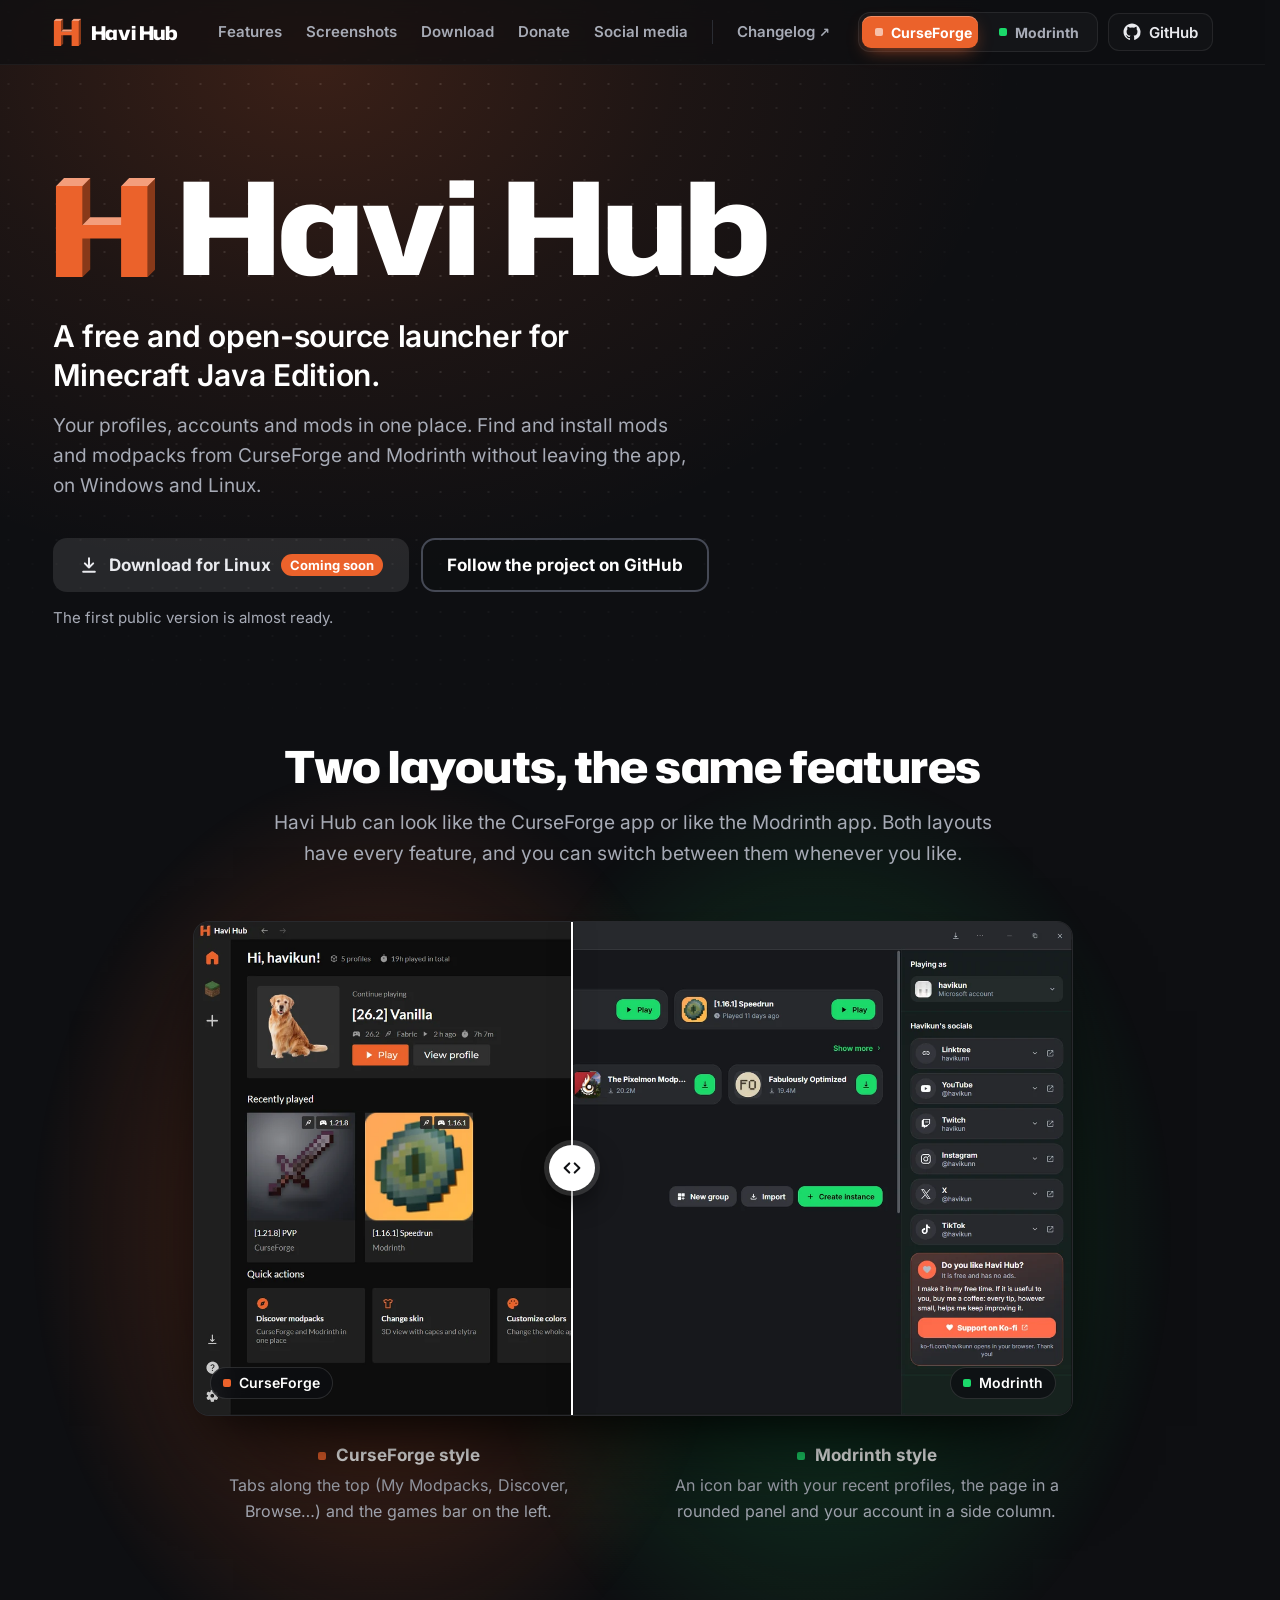
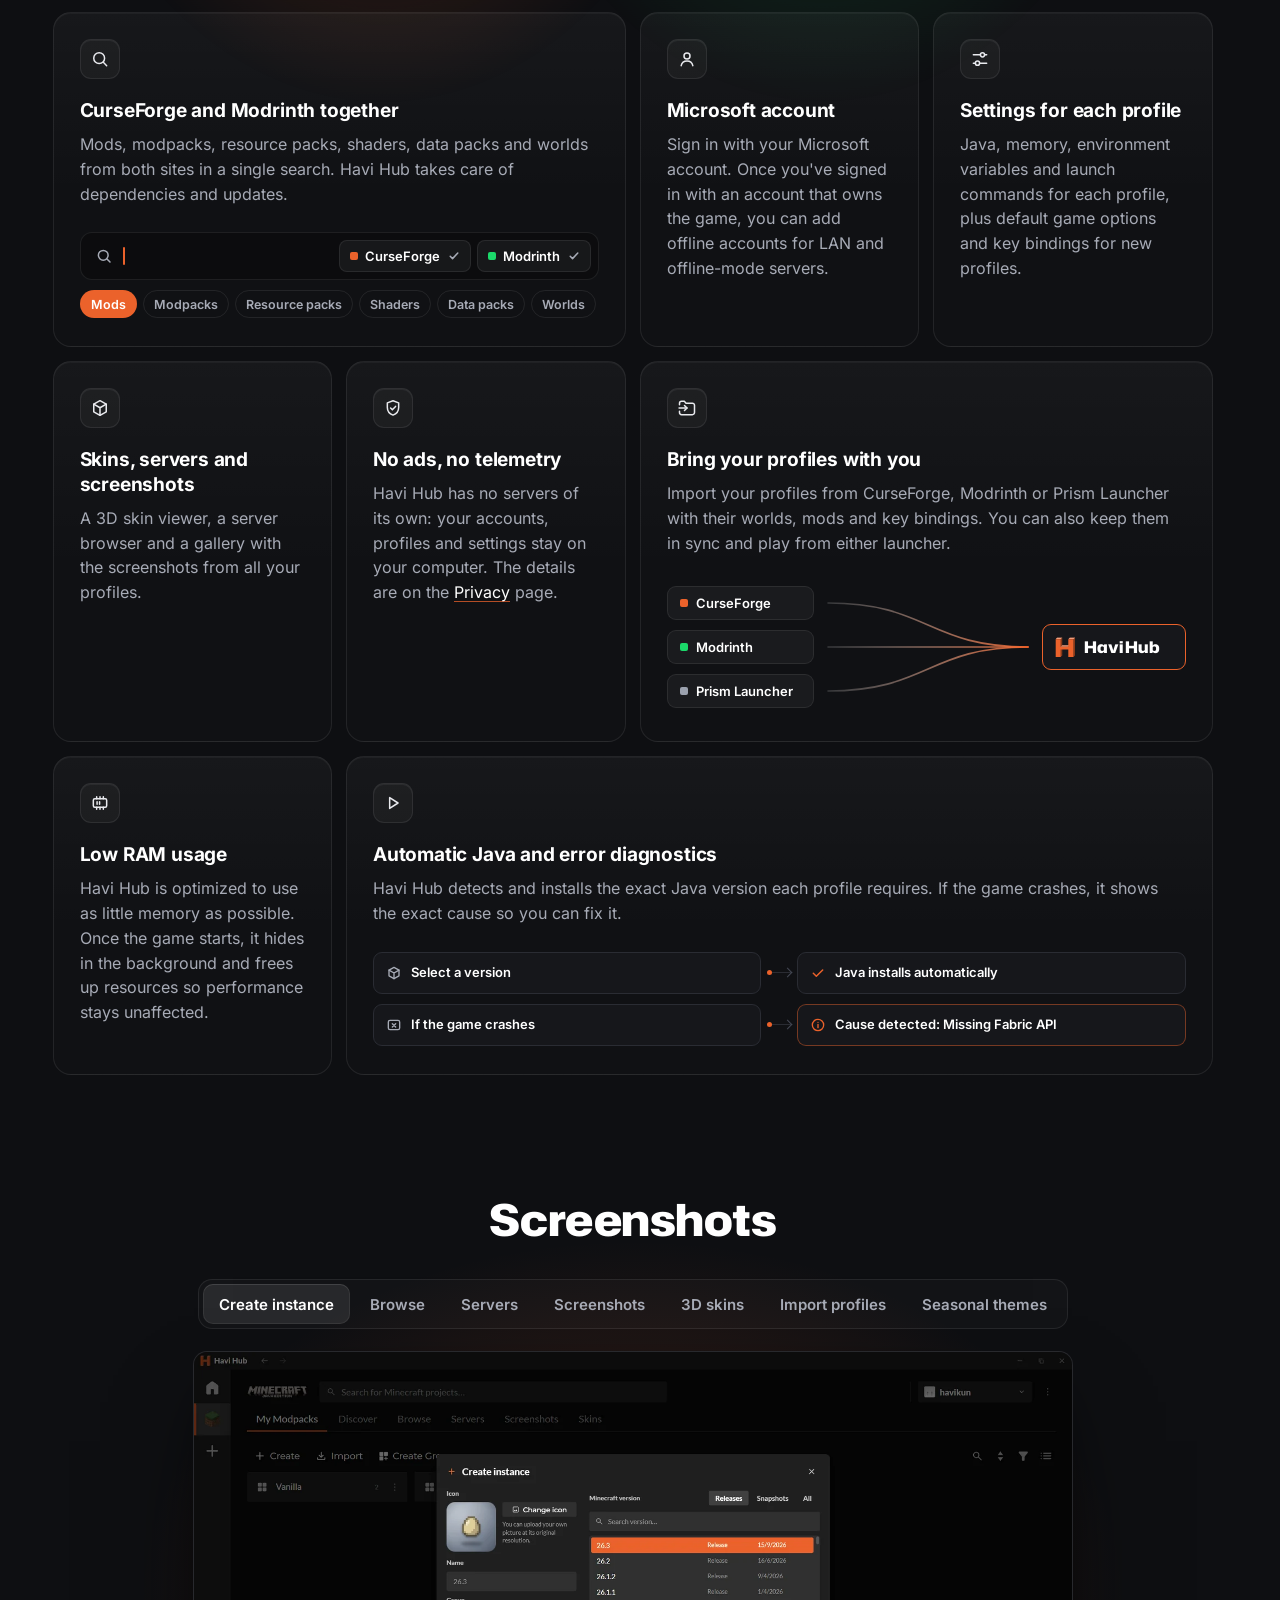
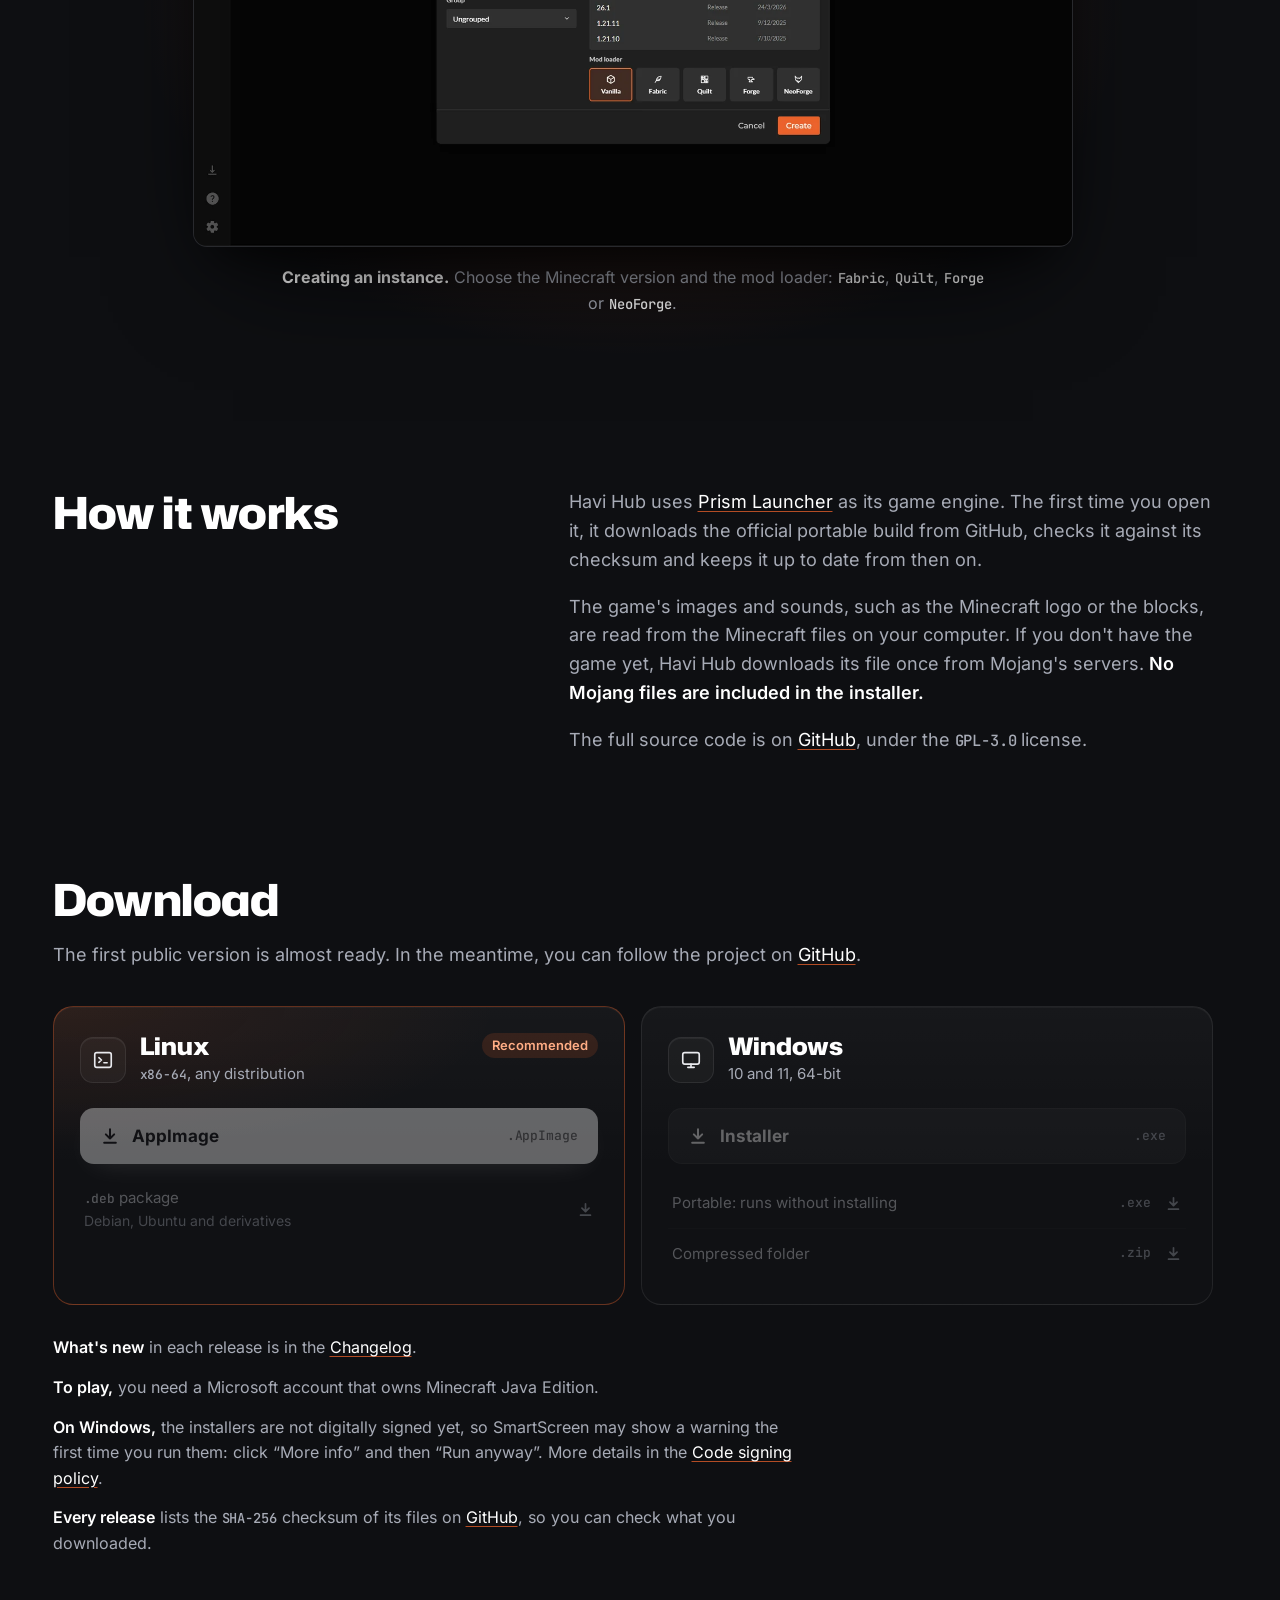
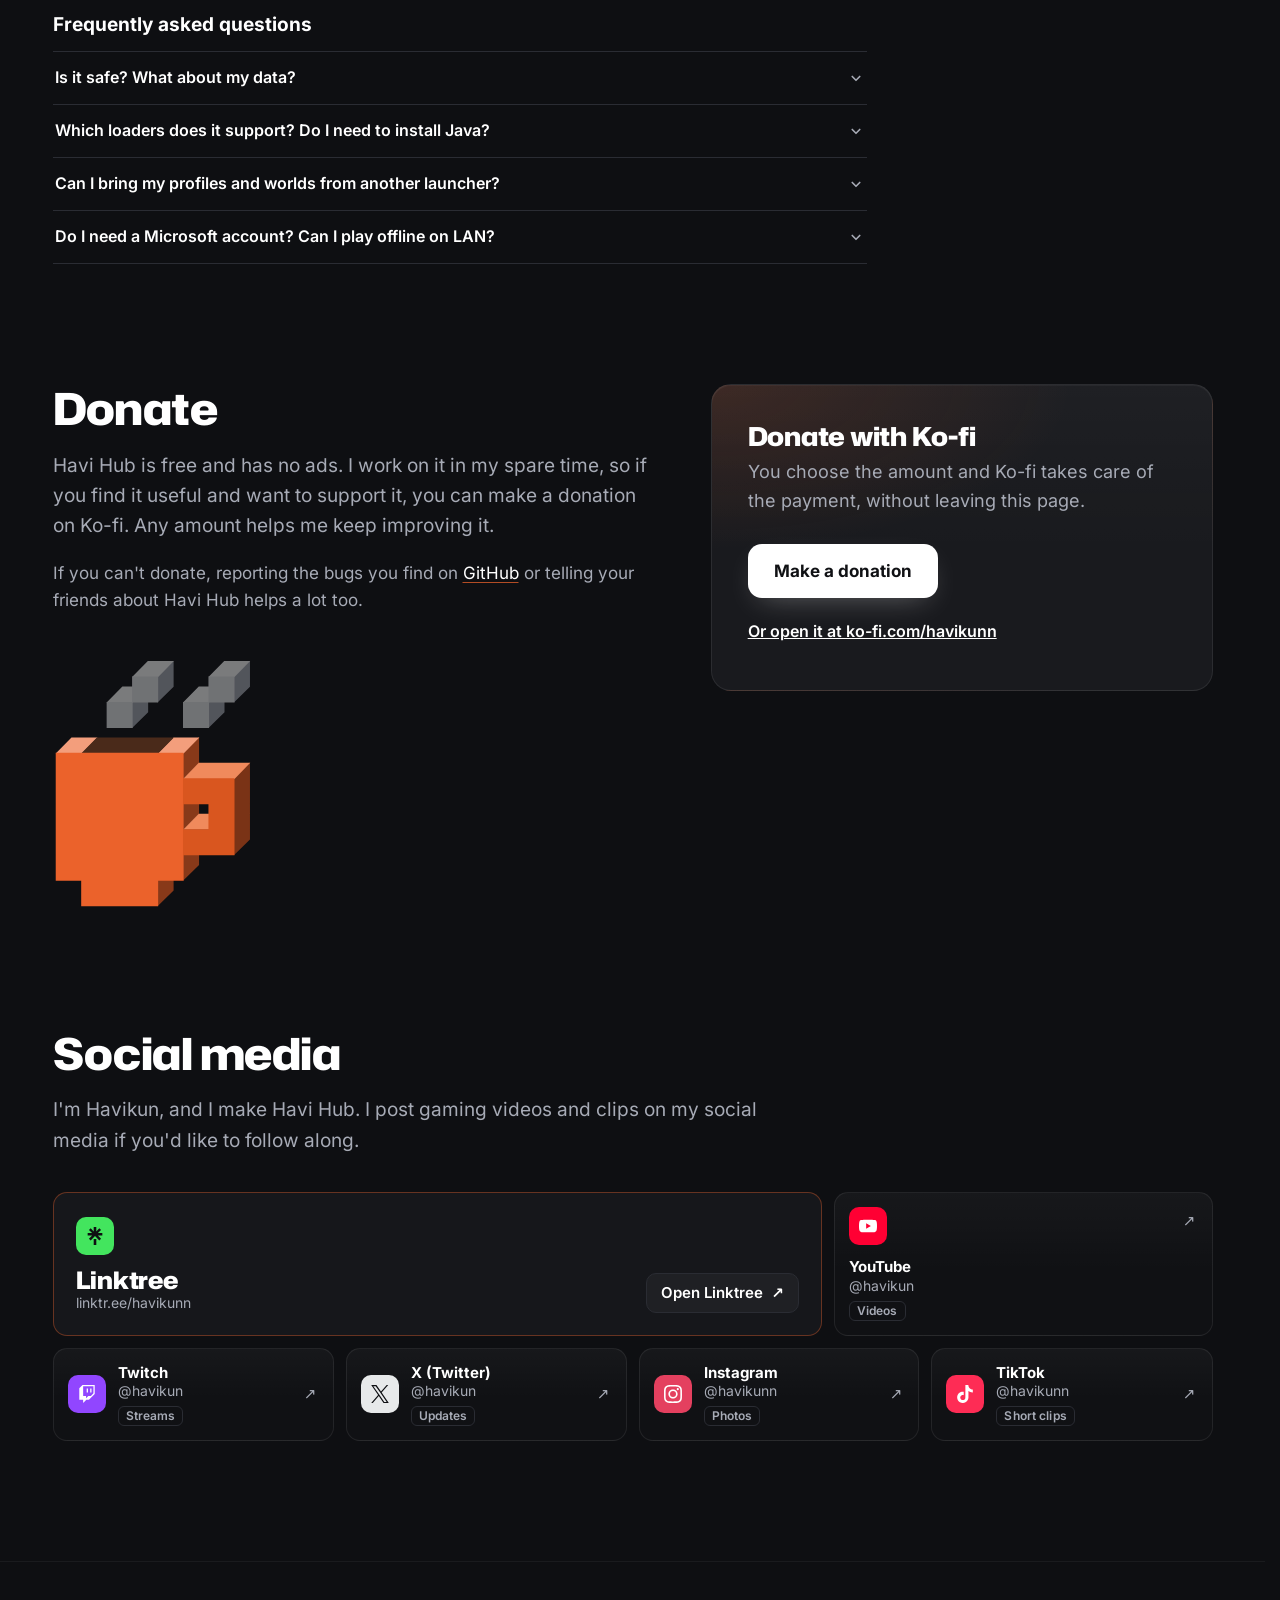
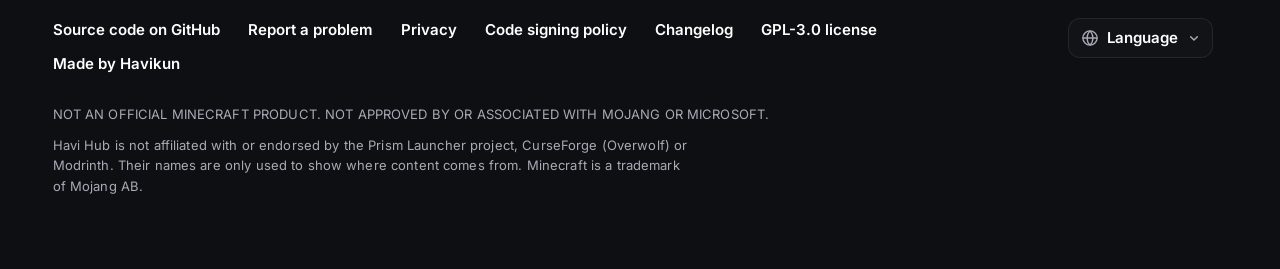
<file: index.html>
<!doctype html>
<html lang="es" data-style="cf" data-en-doc-title="Havi Hub: a free launcher for Minecraft Java Edition">
<head>
<meta charset="utf-8">
<script>
// The language: the one picked with the button during this visit, or else the
// first of the browser's languages that the site is written in (English if none).
// The style (CurseForge or Modrinth): the one picked during this visit.
(function () {
  var l = null, s = null;
  try {
    var q = new URLSearchParams(location.search);
    if (q.get("lang") === "es" || q.get("lang") === "en") sessionStorage.setItem("havihub-lang", q.get("lang"));
    if (q.get("style") === "curseforge" || q.get("style") === "modrinth") sessionStorage.setItem("havihub-style", q.get("style") === "modrinth" ? "mr" : "cf");
    l = sessionStorage.getItem("havihub-lang");
    s = sessionStorage.getItem("havihub-style");
    localStorage.removeItem("havihub-lang");
  } catch (e) {}
  document.documentElement.setAttribute("data-style", s === "mr" ? "mr" : "cf");
  if (l !== "es" && l !== "en") {
    var list = navigator.languages && navigator.languages.length ? navigator.languages : [navigator.language || ""];
    l = "en";
    for (var i = 0; i < list.length; i++) {
      var c = String(list[i]).slice(0, 2).toLowerCase();
      if (c === "es" || c === "en") { l = c; break; }
    }
  }
  document.documentElement.lang = l;
  document.documentElement.classList.add("js");
})();
</script>
<meta name="viewport" content="width=device-width, initial-scale=1">
<title>Havi Hub: launcher libre para Minecraft Java Edition</title>
<meta name="description" content="Launcher libre y de código abierto para Minecraft Java Edition, en Windows y Linux. Mods y modpacks de CurseForge y Modrinth en un solo lugar, sin anuncios ni telemetría." data-en-content="A free and open-source launcher for Minecraft Java Edition, for Windows and Linux. Mods and modpacks from CurseForge and Modrinth in one place, with no ads and no telemetry.">
<meta name="theme-color" content="#0e0f12">
<link rel="icon" href="/assets/favicon.svg" type="image/svg+xml">
<link rel="icon" href="/assets/icon-64.png" sizes="64x64" type="image/png">
<link rel="apple-touch-icon" href="/assets/icon-180.png">
<link rel="canonical" href="https://havihub.github.io/">
<meta property="og:type" content="website">
<meta property="og:site_name" content="Havi Hub">
<meta property="og:url" content="https://havihub.github.io/">
<meta property="og:title" content="Havi Hub: launcher libre para Minecraft Java Edition">
<meta property="og:description" content="Launcher libre y de código abierto para Minecraft Java Edition, en Windows y Linux. Mods y modpacks de CurseForge y Modrinth en un solo lugar, sin anuncios ni telemetría.">
<meta property="og:image" content="https://havihub.github.io/assets/portada-1200x630.png">
<meta property="og:image:width" content="1200">
<meta property="og:image:height" content="630">
<meta property="og:image:alt" content="Havi Hub">
<meta name="twitter:card" content="summary_large_image">
<meta name="twitter:title" content="Havi Hub: launcher libre para Minecraft Java Edition">
<meta name="twitter:description" content="Launcher libre y de código abierto para Minecraft Java Edition, en Windows y Linux. Mods y modpacks de CurseForge y Modrinth en un solo lugar, sin anuncios ni telemetría.">
<meta name="twitter:image" content="https://havihub.github.io/assets/portada-1200x630.png">
<script type="application/ld+json">
{
  "@context": "https://schema.org",
  "@type": "SoftwareApplication",
  "name": "Havi Hub",
  "description": "Launcher libre y de código abierto para Minecraft Java Edition, en Windows y Linux. Mods y modpacks de CurseForge y Modrinth en un solo lugar, sin anuncios ni telemetría.",
  "url": "https://havihub.github.io/",
  "image": "https://havihub.github.io/assets/portada-1200x630.png",
  "applicationCategory": "GameApplication",
  "operatingSystem": "Windows, Linux",
  "license": "https://github.com/havihub/HaviHub/blob/main/LICENSE",
  "offers": {
    "@type": "Offer",
    "price": "0",
    "priceCurrency": "USD"
  },
  "author": {
    "@type": "Person",
    "name": "Havikun",
    "alternateName": "havikun",
    "url": "https://github.com/havikun"
  }
}
</script>
<link rel="preload" href="/assets/fonts/hubot-sans-latin-800-normal.woff2" as="font" type="font/woff2" crossorigin>
<link rel="preload" href="/assets/fonts/inter-latin-400-normal.woff2" as="font" type="font/woff2" crossorigin>
<link rel="stylesheet" href="/assets/site.css">
<script src="/assets/site.js" defer></script>
</head>
<body>
<svg class="sprite" aria-hidden="true"><symbol id="h-paths" viewBox="-0.5 -0.5 33 33"><path style="fill:var(--hr)" d="M8.35 2.55L11.00 -0.05L11.00 4.25L8.35 6.85ZM29.35 2.55L32.00 -0.05L32.00 4.25L29.35 6.85ZM8.35 6.75L11.00 4.15L11.00 8.45L8.35 11.05ZM29.35 6.75L32.00 4.15L32.00 8.45L29.35 11.05ZM8.35 10.95L11.00 8.35L11.00 12.65L8.35 15.25ZM29.35 10.95L32.00 8.35L32.00 12.65L29.35 15.25ZM29.35 15.15L32.00 12.55L32.00 16.85L29.35 19.45ZM8.35 19.35L11.00 16.75L11.00 21.05L8.35 23.65ZM29.35 19.35L32.00 16.75L32.00 21.05L29.35 23.65ZM8.35 23.55L11.00 20.95L11.00 25.25L8.35 27.85ZM29.35 23.55L32.00 20.95L32.00 25.25L29.35 27.85ZM8.35 27.75L11.00 25.15L11.00 29.45L8.35 32.05ZM29.35 27.75L32.00 25.15L32.00 29.45L29.35 32.05Z"/><path style="fill:var(--ht)" d="M-0.05 2.65L2.55 0.00L6.85 0.00L4.25 2.65ZM4.15 2.65L6.75 0.00L11.05 0.00L8.45 2.65ZM20.95 2.65L23.55 0.00L27.85 0.00L25.25 2.65ZM25.15 2.65L27.75 0.00L32.05 0.00L29.45 2.65ZM8.35 15.25L10.95 12.60L15.25 12.60L12.65 15.25ZM12.55 15.25L15.15 12.60L19.45 12.60L16.85 15.25ZM16.75 15.25L19.35 12.60L23.65 12.60L21.05 15.25Z"/><path style="fill:var(--hf)" d="M-0.05 2.55L4.25 2.55L4.25 6.85L-0.05 6.85ZM4.15 2.55L8.45 2.55L8.45 6.85L4.15 6.85ZM20.95 2.55L25.25 2.55L25.25 6.85L20.95 6.85ZM25.15 2.55L29.45 2.55L29.45 6.85L25.15 6.85ZM-0.05 6.75L4.25 6.75L4.25 11.05L-0.05 11.05ZM4.15 6.75L8.45 6.75L8.45 11.05L4.15 11.05ZM20.95 6.75L25.25 6.75L25.25 11.05L20.95 11.05ZM25.15 6.75L29.45 6.75L29.45 11.05L25.15 11.05ZM-0.05 10.95L4.25 10.95L4.25 15.25L-0.05 15.25ZM4.15 10.95L8.45 10.95L8.45 15.25L4.15 15.25ZM20.95 10.95L25.25 10.95L25.25 15.25L20.95 15.25ZM25.15 10.95L29.45 10.95L29.45 15.25L25.15 15.25ZM-0.05 15.15L4.25 15.15L4.25 19.45L-0.05 19.45ZM4.15 15.15L8.45 15.15L8.45 19.45L4.15 19.45ZM8.35 15.15L12.65 15.15L12.65 19.45L8.35 19.45ZM12.55 15.15L16.85 15.15L16.85 19.45L12.55 19.45ZM16.75 15.15L21.05 15.15L21.05 19.45L16.75 19.45ZM20.95 15.15L25.25 15.15L25.25 19.45L20.95 19.45ZM25.15 15.15L29.45 15.15L29.45 19.45L25.15 19.45ZM-0.05 19.35L4.25 19.35L4.25 23.65L-0.05 23.65ZM4.15 19.35L8.45 19.35L8.45 23.65L4.15 23.65ZM20.95 19.35L25.25 19.35L25.25 23.65L20.95 23.65ZM25.15 19.35L29.45 19.35L29.45 23.65L25.15 23.65ZM-0.05 23.55L4.25 23.55L4.25 27.85L-0.05 27.85ZM4.15 23.55L8.45 23.55L8.45 27.85L4.15 27.85ZM20.95 23.55L25.25 23.55L25.25 27.85L20.95 27.85ZM25.15 23.55L29.45 23.55L29.45 27.85L25.15 27.85ZM-0.05 27.75L4.25 27.75L4.25 32.05L-0.05 32.05ZM4.15 27.75L8.45 27.75L8.45 32.05L4.15 32.05ZM20.95 27.75L25.25 27.75L25.25 32.05L20.95 32.05ZM25.15 27.75L29.45 27.75L29.45 32.05L25.15 32.05Z"/></symbol></svg>
<div class="backdrop" aria-hidden="true"></div>
<a class="skip" href="#main"><span data-l="es">Saltar al contenido</span><span data-l="en">Skip to content</span></a>

<header class="top">
  <div class="wrap">
    <a class="brand" href="/"><svg class="h-mark" viewBox="-0.5 -0.5 33 33" aria-hidden="true"><use href="#h-paths"/></svg>Havi Hub</a>
    <nav aria-label="Secciones" data-en-aria-label="Sections">
      <a href="#funciones"><span data-l="es">Funciones</span><span data-l="en">Features</span></a>
      <a href="#capturas"><span data-l="es">Capturas</span><span data-l="en">Screenshots</span></a>
      <a href="#descargar"><span data-l="es">Descargar</span><span data-l="en">Download</span></a>
      <a href="#donaciones"><span data-l="es">Donaciones</span><span data-l="en">Donate</span></a>
      <a href="#redes"><span data-l="es">Redes</span><span data-l="en">Social media</span></a>
      <a class="nav-ext" href="/changelog/">Changelog<span class="ext" aria-hidden="true">↗</span></a>
    </nav>
    <div class="top-end">
      <div class="seg" role="radiogroup" aria-label="Estilo" data-en-aria-label="Style"><button class="seg-opt" type="button" role="radio" data-style-pick="cf" aria-checked="true"><span class="seg-dot" aria-hidden="true"></span>CurseForge</button><button class="seg-opt" type="button" role="radio" data-style-pick="mr" aria-checked="false" tabindex="-1"><span class="seg-dot" aria-hidden="true"></span>Modrinth</button></div>
      <a class="chip chip-gh" href="https://github.com/havihub/HaviHub" aria-label="GitHub"><svg viewBox="0 0 24 24" aria-hidden="true"><path fill="currentColor" d="M12 .5C5.73.5.67 5.56.67 11.83c0 5.01 3.25 9.26 7.76 10.76.57.1.78-.25.78-.55v-1.93c-3.16.69-3.82-1.52-3.82-1.52-.52-1.31-1.26-1.66-1.26-1.66-1.03-.7.08-.69.08-.69 1.14.08 1.74 1.17 1.74 1.17 1.01 1.73 2.66 1.23 3.31.94.1-.73.4-1.23.72-1.52-2.52-.29-5.17-1.26-5.17-5.6 0-1.24.44-2.25 1.17-3.04-.12-.29-.51-1.44.11-3 0 0 .95-.31 3.12 1.16a10.8 10.8 0 0 1 5.68 0c2.16-1.47 3.11-1.16 3.11-1.16.62 1.56.23 2.71.11 3 .73.79 1.17 1.8 1.17 3.04 0 4.35-2.66 5.31-5.19 5.59.41.35.77 1.04.77 2.1v3.11c0 .3.2.66.79.55a11.17 11.17 0 0 0 7.75-10.76C23.33 5.56 18.27.5 12 .5Z"/></svg><span>GitHub</span></a>
    </div>
  </div>
</header>

<main id="main">
  <section class="hero">
    <div class="wrap">
      <h1 class="wordmark"><svg class="h-mark" viewBox="-0.5 -0.5 33 33" aria-hidden="true"><use href="#h-paths"/></svg><span>Havi Hub</span></h1>
      <p class="lede"><span data-l="es">Un launcher libre y de código abierto para Minecraft Java Edition.</span><span data-l="en">A free and open-source launcher for Minecraft Java Edition.</span></p>
      <p class="sub"><span data-l="es">Tus perfiles, cuentas y mods en un solo lugar. Busca e instala mods y modpacks de CurseForge y Modrinth sin salir de la app, en Windows y Linux.</span><span data-l="en">Your profiles, accounts and mods in one place. Find and install mods and modpacks from CurseForge and Modrinth without leaving the app, on Windows and Linux.</span></p>
      <div class="get" id="get">
        <a class="btn btn-main" data-os="windows" data-asset="setup" aria-disabled="true" tabindex="-1"><svg viewBox="0 0 24 24" aria-hidden="true"><path fill="none" stroke="currentColor" stroke-width="2.4" stroke-linecap="round" stroke-linejoin="round" d="M12 4v11m-5-5 5 5 5-5M5 20h14"/></svg><span data-l="es">Descargar para Windows</span><span data-l="en">Download for Windows</span><small class="hint" data-size></small><span class="pill" data-soon hidden><span data-l="es">Muy pronto</span><span data-l="en">Coming soon</span></span></a>
        <a class="btn btn-ghost" data-os="linux" data-asset="appimage" aria-disabled="true" tabindex="-1"><svg viewBox="0 0 24 24" aria-hidden="true"><path fill="none" stroke="currentColor" stroke-width="2.4" stroke-linecap="round" stroke-linejoin="round" d="M12 4v11m-5-5 5 5 5-5M5 20h14"/></svg><span data-l="es">Descargar para Linux</span><span data-l="en">Download for Linux</span><small class="hint" data-size></small><span class="pill" data-soon hidden><span data-l="es">Muy pronto</span><span data-l="en">Coming soon</span></span></a>
        <a class="btn btn-ghost" id="get-gh" href="https://github.com/havihub/HaviHub" hidden><span data-l="es">Seguir el proyecto en GitHub</span><span data-l="en">Follow the project on GitHub</span></a>
      </div>
      <p class="get-note">
        <span data-note="normal"><span data-l="es">Gratis y sin anuncios. Las demás versiones están en la sección <a href="#descargar">Descargar</a>.</span><span data-l="en">Free, with no ads. The other versions are in the <a href="#descargar">Download</a> section.</span></span>
        <span data-note="mac" hidden><span data-l="es">Havi Hub está disponible para Windows y Linux. Todas las versiones están en la sección <a href="#descargar">Descargar</a>.</span><span data-l="en">Havi Hub is available for Windows and Linux. Every version is in the <a href="#descargar">Download</a> section.</span></span>
        <span data-note="mobile" hidden><span data-l="es">Havi Hub es para computadores con Windows o Linux. Abre esta página en tu computador para descargarlo.</span><span data-l="en">Havi Hub runs on Windows and Linux computers. Open this page on your computer to download it.</span></span>
        <span data-note="none" hidden><span data-l="es">La primera versión pública está por salir.</span><span data-l="en">The first public version is almost ready.</span></span>
      </p>
    </div>
  </section>

  <section class="block" id="funciones">
    <div class="wrap">
      <h2><span data-l="es">Dos diseños, las mismas funciones</span><span data-l="en">Two layouts, the same features</span></h2>
      <p class="intro"><span data-l="es">Havi Hub puede verse como la app de CurseForge o como la de Modrinth. Los dos diseños tienen todas las funciones y puedes cambiar de uno a otro cuando quieras.</span><span data-l="en">Havi Hub can look like the CurseForge app or like the Modrinth app. Both layouts have every feature, and you can switch between them whenever you like.</span></p>
      <div class="compare" id="compare">
        <div class="compare-glow" aria-hidden="true"><i class="g-cf"></i><i class="g-mr"></i></div>
        <div class="compare-frame">
          <div class="compare-layer">
            <img data-shot="home" data-shot-style="cf" src="/assets/shots/cf/es/home.webp" width="1600" height="900" draggable="false" alt="La página de inicio de Havi Hub, estilo CurseForge" data-en-alt="The Havi Hub home page, CurseForge style">
            <span class="compare-tag" aria-hidden="true"><i class="dot dot-cf"></i>CurseForge</span>
          </div>
          <div class="compare-layer compare-top">
            <img data-shot="home" data-shot-style="mr" src="/assets/shots/mr/es/home.webp" width="1600" height="900" draggable="false" alt="La página de inicio de Havi Hub, estilo Modrinth" data-en-alt="The Havi Hub home page, Modrinth style">
            <span class="compare-tag" aria-hidden="true"><i class="dot dot-mr"></i>Modrinth</span>
          </div>
          <div class="compare-handle" role="slider" tabindex="0" aria-orientation="horizontal" aria-valuemin="0" aria-valuemax="100" aria-valuenow="50" aria-valuetext="CurseForge 50%, Modrinth 50%" aria-label="Comparar los estilos CurseForge y Modrinth" data-en-aria-label="Compare the CurseForge and Modrinth styles"><span class="compare-knob"><svg viewBox="0 0 24 24" aria-hidden="true"><path fill="none" stroke="currentColor" stroke-width="2.2" stroke-linecap="round" stroke-linejoin="round" d="m9 7-5 5 5 5M15 7l5 5-5 5"/></svg></span></div>
        </div>
        <div class="compare-caps">
          <p data-side="cf"><strong><span data-l="es">Estilo CurseForge</span><span data-l="en">CurseForge style</span></strong> <span data-l="es">Pestañas arriba (Mis modpacks, Descubrir, Explorar…) y la barra de juegos a la izquierda.</span><span data-l="en">Tabs along the top (My Modpacks, Discover, Browse…) and the games bar on the left.</span></p>
          <p data-side="mr"><strong><span data-l="es">Estilo Modrinth</span><span data-l="en">Modrinth style</span></strong> <span data-l="es">Una barra de íconos con tus perfiles recientes, la página en un panel redondeado y tu cuenta en una columna lateral.</span><span data-l="en">An icon bar with your recent profiles, the page in a rounded panel and your account in a side column.</span></p>
        </div>
      </div>

      <div class="bento">
        <article class="card card-wide c1">
          <span class="ico" aria-hidden="true"><svg viewBox="0 0 24 24" aria-hidden="true"><g fill="none" stroke="currentColor" stroke-width="1.8" stroke-linecap="round" stroke-linejoin="round"><circle cx="11" cy="11" r="6.5"/><path d="m16 16 4 4"/></g></svg></span>
          <p class="card-title"><span data-l="es">CurseForge y Modrinth a la vez</span><span data-l="en">CurseForge and Modrinth together</span></p>
          <p><span data-l="es">Mods, modpacks, resource packs, shaders, data packs y mundos de los dos sitios en una sola búsqueda. Havi Hub se encarga de las dependencias y las actualizaciones.</span><span data-l="en">Mods, modpacks, resource packs, shaders, data packs and worlds from both sites in a single search. Havi Hub takes care of dependencies and updates.</span></p>
          <div class="deco deco-search" aria-hidden="true">
            <div class="q"><svg class="q-icon" viewBox="0 0 24 24"><g fill="none" stroke="currentColor" stroke-width="2" stroke-linecap="round"><circle cx="11" cy="11" r="6.5"/><path d="m16 16 4 4"/></g></svg><span class="q-caret"></span><span class="q-srcs"><span class="src"><i class="dot dot-cf"></i>CurseForge<svg viewBox="0 0 24 24" aria-hidden="true"><path fill="none" stroke="currentColor" stroke-width="2.6" stroke-linecap="round" stroke-linejoin="round" d="m5.5 12.5 4 4 9-9.5"/></svg></span><span class="src"><i class="dot dot-mr"></i>Modrinth<svg viewBox="0 0 24 24" aria-hidden="true"><path fill="none" stroke="currentColor" stroke-width="2.6" stroke-linecap="round" stroke-linejoin="round" d="m5.5 12.5 4 4 9-9.5"/></svg></span></span></div>
            <div class="q-types"><span class="on">Mods</span><span>Modpacks</span><span>Resource packs</span><span>Shaders</span><span>Data packs</span><span><span data-l="es">Mundos</span><span data-l="en">Worlds</span></span></div>
          </div>
        </article>
        <article class="card card-wide c2">
          <span class="ico" aria-hidden="true"><svg viewBox="0 0 24 24" aria-hidden="true"><g fill="none" stroke="currentColor" stroke-width="1.8" stroke-linecap="round" stroke-linejoin="round"><path d="M3 8V6.5A2.5 2.5 0 0 1 5.5 4h3.3l2 2.2h7.7A2.5 2.5 0 0 1 21 8.7v8.8a2.5 2.5 0 0 1-2.5 2.5h-13A2.5 2.5 0 0 1 3 17.5V16"/><path d="M2.5 12h9.5"/><path d="m9 9 3 3-3 3"/></g></svg></span>
          <p class="card-title"><span data-l="es">Trae tus partidas sin perder nada</span><span data-l="en">Bring your profiles with you</span></p>
          <p><span data-l="es">Importa tus perfiles de CurseForge, Modrinth o Prism Launcher con sus mundos, mods y controles. También puedes mantenerlos sincronizados y jugar desde cualquiera de los dos launchers.</span><span data-l="en">Import your profiles from CurseForge, Modrinth or Prism Launcher with their worlds, mods and key bindings. You can also keep them in sync and play from either launcher.</span></p>
          <div class="deco migrate" role="img" aria-label="Perfiles, mundos y controles pasan de CurseForge, Modrinth o Prism Launcher a Havi Hub" data-en-aria-label="Profiles, worlds and keys move from CurseForge, Modrinth or Prism Launcher to Havi Hub">
            <div class="mg-from" aria-hidden="true">
              <span class="badge"><i class="dot dot-cf"></i>CurseForge</span>
              <span class="badge"><i class="dot dot-mr"></i>Modrinth</span>
              <span class="badge"><i class="dot dot-pl"></i>Prism Launcher</span>
            </div>
            <div class="mg-curves" aria-hidden="true">
              <svg class="mg-wires" viewBox="0 0 200 132" preserveAspectRatio="none"><defs><linearGradient id="mg-wire" gradientUnits="userSpaceOnUse" x1="0" y1="0" x2="200" y2="0"><stop offset="0" stop-color="#fff" stop-opacity="0.16"/><stop offset="1" style="stop-color:var(--accent)" stop-opacity="0.9"/></linearGradient></defs><path d="M0 22C100 22 100 66 200 66"/><path d="M0 66H200"/><path d="M0 110C100 110 100 66 200 66"/></svg>
              <span class="mg-pkt r0 is-rest" style="--slot:0"><svg viewBox="0 0 24 24"><g fill="none" stroke="currentColor" stroke-width="2" stroke-linecap="round" stroke-linejoin="round"><rect x="4" y="4" width="16" height="16" rx="3"/><path d="M4 9h16M9 9v11"/></g></svg><span><span data-l="es">Perfiles</span><span data-l="en">Profiles</span></span></span>
              <span class="mg-pkt r0" style="--slot:1"><svg viewBox="0 0 24 24"><g fill="none" stroke="currentColor" stroke-width="2" stroke-linecap="round" stroke-linejoin="round"><circle cx="12" cy="12" r="8.5"/><path d="M3.5 12h17M12 3.5c2.4 2.4 3.4 5.2 3.4 8.5s-1 6.1-3.4 8.5"/></g></svg><span><span data-l="es">Mundos</span><span data-l="en">Worlds</span></span></span>
              <span class="mg-pkt r0" style="--slot:2"><svg viewBox="0 0 24 24"><g fill="none" stroke="currentColor" stroke-width="2" stroke-linecap="round" stroke-linejoin="round"><rect x="3" y="6" width="18" height="12" rx="2.5"/><path d="M7 10h.01M11 10h.01M15 10h.01M8 14h8"/></g></svg><span><span data-l="es">Controles</span><span data-l="en">Keys</span></span></span>
              <span class="mg-pkt r1" style="--slot:2"><svg viewBox="0 0 24 24"><g fill="none" stroke="currentColor" stroke-width="2" stroke-linecap="round" stroke-linejoin="round"><rect x="4" y="4" width="16" height="16" rx="3"/><path d="M4 9h16M9 9v11"/></g></svg><span><span data-l="es">Perfiles</span><span data-l="en">Profiles</span></span></span>
              <span class="mg-pkt r1 is-rest" style="--slot:0"><svg viewBox="0 0 24 24"><g fill="none" stroke="currentColor" stroke-width="2" stroke-linecap="round" stroke-linejoin="round"><circle cx="12" cy="12" r="8.5"/><path d="M3.5 12h17M12 3.5c2.4 2.4 3.4 5.2 3.4 8.5s-1 6.1-3.4 8.5"/></g></svg><span><span data-l="es">Mundos</span><span data-l="en">Worlds</span></span></span>
              <span class="mg-pkt r1" style="--slot:1"><svg viewBox="0 0 24 24"><g fill="none" stroke="currentColor" stroke-width="2" stroke-linecap="round" stroke-linejoin="round"><rect x="3" y="6" width="18" height="12" rx="2.5"/><path d="M7 10h.01M11 10h.01M15 10h.01M8 14h8"/></g></svg><span><span data-l="es">Controles</span><span data-l="en">Keys</span></span></span>
              <span class="mg-pkt r2" style="--slot:1"><svg viewBox="0 0 24 24"><g fill="none" stroke="currentColor" stroke-width="2" stroke-linecap="round" stroke-linejoin="round"><rect x="4" y="4" width="16" height="16" rx="3"/><path d="M4 9h16M9 9v11"/></g></svg><span><span data-l="es">Perfiles</span><span data-l="en">Profiles</span></span></span>
              <span class="mg-pkt r2" style="--slot:2"><svg viewBox="0 0 24 24"><g fill="none" stroke="currentColor" stroke-width="2" stroke-linecap="round" stroke-linejoin="round"><circle cx="12" cy="12" r="8.5"/><path d="M3.5 12h17M12 3.5c2.4 2.4 3.4 5.2 3.4 8.5s-1 6.1-3.4 8.5"/></g></svg><span><span data-l="es">Mundos</span><span data-l="en">Worlds</span></span></span>
              <span class="mg-pkt r2 is-rest" style="--slot:0"><svg viewBox="0 0 24 24"><g fill="none" stroke="currentColor" stroke-width="2" stroke-linecap="round" stroke-linejoin="round"><rect x="3" y="6" width="18" height="12" rx="2.5"/><path d="M7 10h.01M11 10h.01M15 10h.01M8 14h8"/></g></svg><span><span data-l="es">Controles</span><span data-l="en">Keys</span></span></span>
            </div>
            <span class="badge badge-hub" aria-hidden="true"><svg class="h-mark" viewBox="-0.5 -0.5 33 33" aria-hidden="true"><use href="#h-paths"/></svg>Havi Hub</span>
          </div>
        </article>
        <article class="card c3">
          <span class="ico" aria-hidden="true"><svg viewBox="0 0 24 24" aria-hidden="true"><g fill="none" stroke="currentColor" stroke-width="1.8" stroke-linecap="round" stroke-linejoin="round"><circle cx="12" cy="8.5" r="3.6"/><path d="M5 20c.8-3.7 3.6-5.6 7-5.6s6.2 1.9 7 5.6"/></g></svg></span>
          <p class="card-title"><span data-l="es">Cuenta de Microsoft</span><span data-l="en">Microsoft account</span></p>
          <p><span data-l="es">Inicia sesión con tu cuenta de Microsoft. Una vez que entras con una cuenta que tiene el juego, puedes agregar cuentas offline para LAN y servidores en modo offline.</span><span data-l="en">Sign in with your Microsoft account. Once you've signed in with an account that owns the game, you can add offline accounts for LAN and offline-mode servers.</span></p>
        </article>
        <article class="card c4">
          <span class="ico" aria-hidden="true"><svg viewBox="0 0 24 24" aria-hidden="true"><g fill="none" stroke="currentColor" stroke-width="1.8" stroke-linecap="round" stroke-linejoin="round"><path d="M4 7h8.5M17.5 7H20M4 17h2.5M11.5 17H20"/><circle cx="15" cy="7" r="2.5"/><circle cx="9" cy="17" r="2.5"/></g></svg></span>
          <p class="card-title"><span data-l="es">Ajustes por perfil</span><span data-l="en">Settings for each profile</span></p>
          <p><span data-l="es">Java, memoria, variables de entorno y comandos de inicio para cada perfil, además de opciones del juego y teclas predeterminadas para los perfiles nuevos.</span><span data-l="en">Java, memory, environment variables and launch commands for each profile, plus default game options and key bindings for new profiles.</span></p>
        </article>
        <article class="card c5">
          <span class="ico" aria-hidden="true"><svg viewBox="0 0 24 24" aria-hidden="true"><g fill="none" stroke="currentColor" stroke-width="1.8" stroke-linecap="round" stroke-linejoin="round"><path d="M12 3.2 4.5 7.4v9.2l7.5 4.2 7.5-4.2V7.4L12 3.2Z"/><path d="m4.5 7.4 7.5 4.3 7.5-4.3M12 11.7v9.1"/></g></svg></span>
          <p class="card-title"><span data-l="es">Skins, servidores y capturas</span><span data-l="en">Skins, servers and screenshots</span></p>
          <p><span data-l="es">Un visor de skins en 3D, un buscador de servidores y una galería con las capturas de todos tus perfiles.</span><span data-l="en">A 3D skin viewer, a server browser and a gallery with the screenshots from all your profiles.</span></p>
        </article>
        <article class="card c6">
          <span class="ico" aria-hidden="true"><svg viewBox="0 0 24 24" aria-hidden="true"><g fill="none" stroke="currentColor" stroke-width="1.8" stroke-linecap="round" stroke-linejoin="round"><path d="M12 3.3 5.2 5.8v5.6c0 4.3 2.8 7.6 6.8 9.1 4-1.5 6.8-4.8 6.8-9.1V5.8L12 3.3Z"/><path d="m9.1 12.1 2.1 2.1 3.9-4.1"/></g></svg></span>
          <p class="card-title"><span data-l="es">Sin anuncios ni telemetría</span><span data-l="en">No ads, no telemetry</span></p>
          <p><span data-l="es">Havi Hub no tiene servidores propios: tus cuentas, perfiles y ajustes se quedan en tu computador. Los detalles están en <a href="/privacy/">Privacidad</a>.</span><span data-l="en">Havi Hub has no servers of its own: your accounts, profiles and settings stay on your computer. The details are on the <a href="/privacy/">Privacy</a> page.</span></p>
        </article>
        <article class="card c7">
          <span class="ico" aria-hidden="true"><svg viewBox="0 0 24 24" aria-hidden="true"><g fill="none" stroke="currentColor" stroke-width="1.8" stroke-linecap="round" stroke-linejoin="round"><rect x="4" y="7" width="16" height="10" rx="1.8"/><path d="M8 7V4.5M12 7V4.5M16 7V4.5M8 19.5V17M12 19.5V17M16 19.5V17M8.5 10.5v3M11.5 10.5v3"/></g></svg></span>
          <p class="card-title"><span data-l="es">Bajo consumo de RAM</span><span data-l="en">Low RAM usage</span></p>
          <p><span data-l="es">Havi Hub está optimizado para usar la menor cantidad de memoria posible. Al iniciar el juego se oculta en segundo plano y libera sus recursos para no afectar el rendimiento.</span><span data-l="en">Havi Hub is optimized to use as little memory as possible. Once the game starts, it hides in the background and frees up resources so performance stays unaffected.</span></p>
        </article>
        <article class="card c8">
          <span class="ico" aria-hidden="true"><svg viewBox="0 0 24 24" aria-hidden="true"><g fill="none" stroke="currentColor" stroke-width="1.8" stroke-linecap="round" stroke-linejoin="round"><path d="M8 5.5v13l10-6.5-10-6.5Z"/></g></svg></span>
          <p class="card-title"><span data-l="es">Java y diagnóstico automático</span><span data-l="en">Automatic Java and error diagnostics</span></p>
          <p><span data-l="es">Havi Hub detecta e instala la versión de Java que requiere cada perfil. Si el juego se cierra por un error, te muestra la causa exacta para que puedas solucionarlo.</span><span data-l="en">Havi Hub detects and installs the exact Java version each profile requires. If the game crashes, it shows the exact cause so you can fix it.</span></p>
          <div class="deco easy">
            <div class="ez-row">
              <span class="ez-node"><svg viewBox="0 0 24 24" aria-hidden="true"><g fill="none" stroke="currentColor" stroke-width="2" stroke-linecap="round" stroke-linejoin="round"><path d="M12 3.5 4.5 7.7v8.6l7.5 4.2 7.5-4.2V7.7L12 3.5Z"/><path d="M4.5 7.7 12 12l7.5-4.3M12 12v8.5"/></g></svg><span><span data-l="es">Seleccionas una versión</span><span data-l="en">Select a version</span></span></span>
              <span class="ez-arrow" aria-hidden="true"><i></i></span>
              <span class="ez-node ez-ok"><svg viewBox="0 0 24 24" aria-hidden="true"><path fill="none" stroke="currentColor" stroke-width="2.2" stroke-linecap="round" stroke-linejoin="round" d="m5 12.5 4.5 4.5L19 7.5"/></svg><span><span data-l="es">Java se instala automáticamente</span><span data-l="en">Java installs automatically</span></span></span>
            </div>
            <div class="ez-row">
              <span class="ez-node"><svg viewBox="0 0 24 24" aria-hidden="true"><g fill="none" stroke="currentColor" stroke-width="2" stroke-linecap="round" stroke-linejoin="round"><rect x="3.5" y="5" width="17" height="14" rx="2.5"/><path d="m9.5 10 5 5M14.5 10l-5 5"/></g></svg><span><span data-l="es">Si ocurre un cierre</span><span data-l="en">If the game crashes</span></span></span>
              <span class="ez-arrow" aria-hidden="true"><i></i></span>
              <span class="ez-node ez-tip"><svg viewBox="0 0 24 24" aria-hidden="true"><g fill="none" stroke="currentColor" stroke-width="2" stroke-linecap="round" stroke-linejoin="round"><circle cx="12" cy="12" r="8.5"/><path d="M12 11v5M12 8h.01"/></g></svg><span><span data-l="es">Causa detectada: Falta Fabric API</span><span data-l="en">Cause detected: Missing Fabric API</span></span></span>
            </div>
          </div>
        </article>
      </div>
    </div>
  </section>

  <section class="block" id="capturas">
    <div class="wrap">
      <h2><span data-l="es">Capturas</span><span data-l="en">Screenshots</span></h2>
      <div class="tabs" role="tablist" aria-label="Capturas" data-en-aria-label="Screenshots">
        <span class="tab-ink" aria-hidden="true"></span>
        <button class="tab" type="button" role="tab" id="tab-new-instance" aria-controls="pane-new-instance" aria-selected="true"><span data-l="es">Crear instancia</span><span data-l="en">Create instance</span></button>
        <button class="tab" type="button" role="tab" id="tab-browse" aria-controls="pane-browse" aria-selected="false" tabindex="-1"><span data-l="es">Explorar</span><span data-l="en">Browse</span></button>
        <button class="tab" type="button" role="tab" id="tab-servers" aria-controls="pane-servers" aria-selected="false" tabindex="-1"><span data-l="es">Servidores</span><span data-l="en">Servers</span></button>
        <button class="tab" type="button" role="tab" id="tab-gallery" aria-controls="pane-gallery" aria-selected="false" tabindex="-1"><span data-l="es">Capturas</span><span data-l="en">Screenshots</span></button>
        <button class="tab" type="button" role="tab" id="tab-skins" aria-controls="pane-skins" aria-selected="false" tabindex="-1"><span data-l="es">Skins 3D</span><span data-l="en">3D skins</span></button>
        <button class="tab" type="button" role="tab" id="tab-import" aria-controls="pane-import" aria-selected="false" tabindex="-1"><span data-l="es">Importar perfiles</span><span data-l="en">Import profiles</span></button>
        <button class="tab" type="button" role="tab" id="tab-seasons" aria-controls="pane-seasons" aria-selected="false" tabindex="-1"><span data-l="es">Temas de temporada</span><span data-l="en">Seasonal themes</span></button>
      </div>
      <div class="panes">
        <div class="pane is-on" role="tabpanel" id="pane-new-instance" aria-labelledby="tab-new-instance">
          <figure>
            <a class="zoomable frame" href="/assets/shots/cf/es/new-instance.webp" data-lb="new-instance"><img data-shot="new-instance" src="/assets/shots/cf/es/new-instance.webp" width="1600" height="900" loading="lazy" alt="La ventana para crear una instancia" data-en-alt="The window for creating an instance"></a>
            <figcaption><strong><span data-l="es">Crear una instancia.</span><span data-l="en">Creating an instance.</span></strong> <span data-l="es">Elige la versión de Minecraft y el cargador de mods: <span class="mono">Fabric</span>, <span class="mono">Quilt</span>, <span class="mono">Forge</span> o <span class="mono">NeoForge</span>.</span><span data-l="en">Choose the Minecraft version and the mod loader: <span class="mono">Fabric</span>, <span class="mono">Quilt</span>, <span class="mono">Forge</span> or <span class="mono">NeoForge</span>.</span></figcaption>
          </figure>
        </div>
        <div class="pane" role="tabpanel" id="pane-browse" aria-labelledby="tab-browse">
          <figure>
            <a class="zoomable frame" href="/assets/shots/cf/es/browse.webp" data-lb="browse"><img data-shot="browse" src="/assets/shots/cf/es/browse.webp" width="1600" height="900" loading="lazy" alt="Una lista de proyectos con filtros" data-en-alt="A list of projects with filters"></a>
            <figcaption><strong><span data-l="es">Explorar.</span><span data-l="en">Browse.</span></strong> <span data-l="es">Mods y modpacks filtrados por versión del juego, cargador y categoría.</span><span data-l="en">Mods and modpacks filtered by game version, mod loader and category.</span></figcaption>
          </figure>
        </div>
        <div class="pane" role="tabpanel" id="pane-servers" aria-labelledby="tab-servers">
          <figure>
            <a class="zoomable frame" href="/assets/shots/cf/es/servers.webp" data-lb="servers"><img data-shot="servers" src="/assets/shots/cf/es/servers.webp" width="1600" height="900" loading="lazy" alt="El buscador de servidores" data-en-alt="The server browser"></a>
            <figcaption><strong><span data-l="es">Servidores.</span><span data-l="en">Servers.</span></strong> <span data-l="es">Los servidores más conocidos y la lista de Modrinth en un solo buscador, con su ping y un botón para entrar a jugar.</span><span data-l="en">The best-known servers and Modrinth's list in one browser, with each server's ping and a button to join and play.</span></figcaption>
          </figure>
        </div>
        <div class="pane" role="tabpanel" id="pane-gallery" aria-labelledby="tab-gallery">
          <figure>
            <a class="zoomable frame" href="/assets/shots/cf/es/gallery.webp" data-lb="gallery"><img data-shot="gallery" src="/assets/shots/cf/es/gallery.webp" width="1600" height="900" loading="lazy" alt="La página de capturas de Havi Hub" data-en-alt="The Havi Hub screenshots page"></a>
            <figcaption><strong><span data-l="es">Capturas.</span><span data-l="en">Screenshots.</span></strong> <span data-l="es">Las capturas de todos tus perfiles, ordenadas por día y con filtros por perfil, grupo, versión y fecha.</span><span data-l="en">The screenshots from all your profiles, sorted by day, with filters for profile, group, version and date.</span></figcaption>
          </figure>
        </div>
        <div class="pane" role="tabpanel" id="pane-skins" aria-labelledby="tab-skins">
          <figure>
            <a class="zoomable frame" href="/assets/shots/cf/es/skins.webp" data-lb="skins"><img data-shot="skins" src="/assets/shots/cf/es/skins.webp" width="1600" height="900" loading="lazy" alt="Una skin en el visor 3D de Havi Hub" data-en-alt="A skin in the Havi Hub 3D viewer"></a>
            <figcaption><strong><span data-l="es">Skins.</span><span data-l="en">Skins.</span></strong> <span data-l="es">Tu skin en un mundo de Minecraft, con las animaciones del juego.</span><span data-l="en">Your skin in a Minecraft world, with the game's own animations.</span></figcaption>
          </figure>
        </div>
        <div class="pane" role="tabpanel" id="pane-import" aria-labelledby="tab-import">
          <figure>
            <a class="zoomable frame" href="/assets/shots/cf/es/import.webp" data-lb="import"><img data-shot="import" src="/assets/shots/cf/es/import.webp" width="1600" height="900" loading="lazy" alt="La ventana para importar perfiles desde otro launcher" data-en-alt="The window for importing profiles from another launcher"></a>
            <figcaption><strong><span data-l="es">Importar perfiles.</span><span data-l="en">Importing profiles.</span></strong> <span data-l="es">Trae tus perfiles desde CurseForge, Modrinth y Prism Launcher, de uno o de los tres a la vez.</span><span data-l="en">Bring your profiles over from CurseForge, Modrinth and Prism Launcher, from one of them or all three at once.</span></figcaption>
          </figure>
        </div>
        <div class="pane" role="tabpanel" id="pane-seasons" aria-labelledby="tab-seasons">
          <div class="themes" role="radiogroup" aria-label="Tema" data-en-aria-label="Theme"><button class="theme-pick" type="button" role="radio" data-theme="halloween" aria-checked="true"><span class="theme-dot" aria-hidden="true"></span><span data-l="es">Halloween</span><span data-l="en">Halloween</span></button><button class="theme-pick" type="button" role="radio" data-theme="christmas" aria-checked="false" tabindex="-1"><span class="theme-dot" aria-hidden="true"></span><span data-l="es">Navidad</span><span data-l="en">Christmas</span></button><button class="theme-pick" type="button" role="radio" data-theme="newyear" aria-checked="false" tabindex="-1"><span class="theme-dot" aria-hidden="true"></span><span data-l="es">Año Nuevo</span><span data-l="en">New Year</span></button></div>
          <div class="theme-shots">
            <figure class="theme-shot is-on" data-theme-shot="halloween">
              <a class="zoomable frame" href="/assets/shots/cf/es/season-halloween.webp" data-lb="season-halloween"><img data-shot="season-halloween" src="/assets/shots/cf/es/season-halloween.webp" width="1600" height="900" loading="lazy" alt="Havi Hub con el tema de Halloween" data-en-alt="Havi Hub with the Halloween theme"></a>
              <figcaption><strong><span data-l="es">Halloween.</span><span data-l="en">Halloween.</span></strong> <span data-l="es">Del 25 de octubre al 1 de noviembre: calabazas y murciélagos de Minecraft, la luna del juego y sustos que se pueden desactivar.</span><span data-l="en">From October 25 to November 1: Minecraft pumpkins and bats, the game's moon and scares that can be turned off.</span></figcaption>
            </figure>
            <figure class="theme-shot" data-theme-shot="christmas">
              <a class="zoomable frame" href="/assets/shots/cf/es/season-christmas.webp" data-lb="season-christmas"><img data-shot="season-christmas" src="/assets/shots/cf/es/season-christmas.webp" width="1600" height="900" loading="lazy" alt="Havi Hub con el tema de Navidad" data-en-alt="Havi Hub with the Christmas theme"></a>
              <figcaption><strong><span data-l="es">Navidad.</span><span data-l="en">Christmas.</span></strong> <span data-l="es">Del 19 al 26 de diciembre: la nevada de Minecraft, luces y un trineo con renos.</span><span data-l="en">From December 19 to 26: Minecraft's snowfall, lights and a reindeer sleigh.</span></figcaption>
            </figure>
            <figure class="theme-shot" data-theme-shot="newyear">
              <a class="zoomable frame" href="/assets/shots/cf/es/season-newyear.webp" data-lb="season-newyear"><img data-shot="season-newyear" src="/assets/shots/cf/es/season-newyear.webp" width="1600" height="900" loading="lazy" alt="Havi Hub con el tema de Año Nuevo" data-en-alt="Havi Hub with the New Year theme"></a>
              <figcaption><strong><span data-l="es">Año Nuevo.</span><span data-l="en">New Year.</span></strong> <span data-l="es">Del 27 de diciembre al 2 de enero: una cuenta regresiva y los fuegos artificiales del juego a las 00:00.</span><span data-l="en">From December 27 to January 2: a countdown and the game's fireworks at midnight.</span></figcaption>
            </figure>
          </div>
        </div>
      </div>
    </div>
  </section>

  <section class="block">
    <div class="wrap how">
      <h2><span data-l="es">Cómo funciona</span><span data-l="en">How it works</span></h2>
      <div class="text">
        <p><span data-l="es">Havi Hub usa <a href="https://prismlauncher.org">Prism Launcher</a> como motor de juego. La primera vez que lo abres descarga la versión portable oficial desde GitHub, revisa que coincida con su suma de verificación y desde ahí la mantiene actualizada.</span><span data-l="en">Havi Hub uses <a href="https://prismlauncher.org">Prism Launcher</a> as its game engine. The first time you open it, it downloads the official portable build from GitHub, checks it against its checksum and keeps it up to date from then on.</span></p>
        <p><span data-l="es">Las imágenes y los sonidos del juego, como el logo de Minecraft o los bloques, se leen de los archivos de Minecraft de tu computador. Si todavía no tienes el juego, Havi Hub descarga una vez su archivo desde los servidores de Mojang. <strong>Ningún archivo de Mojang viene dentro del instalador.</strong></span><span data-l="en">The game's images and sounds, such as the Minecraft logo or the blocks, are read from the Minecraft files on your computer. If you don't have the game yet, Havi Hub downloads its file once from Mojang's servers. <strong>No Mojang files are included in the installer.</strong></span></p>
        <p><span data-l="es">El código completo está en <a href="https://github.com/havihub/HaviHub">GitHub</a>, bajo la licencia <span class="mono">GPL-3.0</span>.</span><span data-l="en">The full source code is on <a href="https://github.com/havihub/HaviHub">GitHub</a>, under the <span class="mono">GPL-3.0</span> license.</span></p>
      </div>
    </div>
  </section>

  <section class="block" id="descargar">
    <div class="wrap">
      <h2><span data-l="es">Descargar</span><span data-l="en">Download</span></h2>
      <p class="rel-line">
        <span data-rel="version" hidden><span data-l="es">Versión <strong class="mono" data-ver></strong>, publicada el <span data-date="es"></span>.</span><span data-l="en">Version <strong class="mono" data-ver></strong>, released on <span data-date="en"></span>.</span></span>
        <span data-rel="none" hidden><span data-l="es">La primera versión pública está por salir. Mientras tanto puedes seguir el proyecto en <a href="https://github.com/havihub/HaviHub">GitHub</a>.</span><span data-l="en">The first public version is almost ready. In the meantime, you can follow the project on <a href="https://github.com/havihub/HaviHub">GitHub</a>.</span></span>
      </p>
      <div class="dl-grid">
        <article class="os-card" data-os="windows">
          <div class="os-head">
            <span class="ico" aria-hidden="true"><svg viewBox="0 0 24 24" aria-hidden="true"><g fill="none" stroke="currentColor" stroke-width="1.8" stroke-linecap="round" stroke-linejoin="round"><rect x="3" y="4" width="18" height="12.5" rx="2.2"/><path d="M8.5 20h7M12 16.5V20"/></g></svg></span>
            <div class="os-name"><h3>Windows</h3><p class="os-req"><span data-l="es">10 y 11, 64 bits</span><span data-l="en">10 and 11, 64-bit</span></p></div>
            <span class="rec" data-rec="windows"><span data-l="es">Recomendado</span><span data-l="en">Recommended</span></span>
          </div>
          <a class="dl os-main off" data-asset="setup" aria-disabled="true" tabindex="-1"><svg viewBox="0 0 24 24" aria-hidden="true"><path fill="none" stroke="currentColor" stroke-width="2.4" stroke-linecap="round" stroke-linejoin="round" d="M12 4v11m-5-5 5 5 5-5M5 20h14"/></svg><span class="dl-name"><span data-l="es">Instalador</span><span data-l="en">Installer</span></span><span class="dl-meta"><span class="mono">.exe</span><span class="size"></span></span></a>
          <ul class="alts">
            <li><a class="dl alt off" data-asset="portable" aria-disabled="true" tabindex="-1"><span class="dl-name"><span data-l="es">Portable: se abre sin instalar</span><span data-l="en">Portable: runs without installing</span></span><span class="dl-meta"><span class="mono">.exe</span><span class="size"></span></span><svg viewBox="0 0 24 24" aria-hidden="true"><path fill="none" stroke="currentColor" stroke-width="2.4" stroke-linecap="round" stroke-linejoin="round" d="M12 4v11m-5-5 5 5 5-5M5 20h14"/></svg></a></li>
            <li><a class="dl alt off" data-asset="zip" aria-disabled="true" tabindex="-1"><span class="dl-name"><span data-l="es">Carpeta comprimida</span><span data-l="en">Compressed folder</span></span><span class="dl-meta"><span class="mono">.zip</span><span class="size"></span></span><svg viewBox="0 0 24 24" aria-hidden="true"><path fill="none" stroke="currentColor" stroke-width="2.4" stroke-linecap="round" stroke-linejoin="round" d="M12 4v11m-5-5 5 5 5-5M5 20h14"/></svg></a></li>
          </ul>
        </article>
        <article class="os-card" data-os="linux">
          <div class="os-head">
            <span class="ico" aria-hidden="true"><svg viewBox="0 0 24 24" aria-hidden="true"><g fill="none" stroke="currentColor" stroke-width="1.8" stroke-linecap="round" stroke-linejoin="round"><rect x="3" y="4" width="18" height="16" rx="2.2"/><path d="m7.5 9.5 2.8 2.5-2.8 2.5M13 15h3.5"/></g></svg></span>
            <div class="os-name"><h3>Linux</h3><p class="os-req"><span data-l="es"><span class="mono">x86-64</span>, cualquier distribución</span><span data-l="en"><span class="mono">x86-64</span>, any distribution</span></p></div>
            <span class="rec" data-rec="linux" hidden><span data-l="es">Recomendado</span><span data-l="en">Recommended</span></span>
          </div>
          <a class="dl os-main off" data-asset="appimage" aria-disabled="true" tabindex="-1"><svg viewBox="0 0 24 24" aria-hidden="true"><path fill="none" stroke="currentColor" stroke-width="2.4" stroke-linecap="round" stroke-linejoin="round" d="M12 4v11m-5-5 5 5 5-5M5 20h14"/></svg><span class="dl-name">AppImage</span><span class="dl-meta"><span class="mono">.AppImage</span><span class="size"></span></span></a>
          <ul class="alts">
            <li><a class="dl alt off" data-asset="deb" aria-disabled="true" tabindex="-1"><span class="dl-name"><span data-l="es">Paquete <span class="mono">.deb</span></span><span data-l="en"><span class="mono">.deb</span> package</span><span class="dl-note"><span data-l="es">Debian, Ubuntu y derivadas</span><span data-l="en">Debian, Ubuntu and derivatives</span></span></span><span class="dl-meta"><span class="size"></span></span><svg viewBox="0 0 24 24" aria-hidden="true"><path fill="none" stroke="currentColor" stroke-width="2.4" stroke-linecap="round" stroke-linejoin="round" d="M12 4v11m-5-5 5 5 5-5M5 20h14"/></svg></a></li>
          </ul>
        </article>
      </div>
      <ul class="notes">
        <li><span data-l="es"><strong>Las novedades</strong> de cada versión están en el <a href="/changelog/">Changelog</a>.</span><span data-l="en"><strong>What's new</strong> in each release is in the <a href="/changelog/">Changelog</a>.</span></li>
        <li><span data-l="es"><strong>Para jugar</strong> necesitas una cuenta de Microsoft que tenga Minecraft Java Edition.</span><span data-l="en"><strong>To play,</strong> you need a Microsoft account that owns Minecraft Java Edition.</span></li>
        <li><span data-l="es"><strong>En Windows</strong> los instaladores todavía no tienen firma digital, así que la primera vez puede aparecer un aviso de SmartScreen: haz clic en «Más información» y luego en «Ejecutar de todas formas». Más detalles en la <a href="/code-signing-policy/">Code signing policy</a>.</span><span data-l="en"><strong>On Windows,</strong> the installers are not digitally signed yet, so SmartScreen may show a warning the first time you run them: click “More info” and then “Run anyway”. More details in the <a href="/code-signing-policy/">Code signing policy</a>.</span></li>
        <li><span data-l="es"><strong>Cada versión</strong> publica la suma <span class="mono">SHA-256</span> de sus archivos en <a href="https://github.com/havihub/HaviHub/releases">GitHub</a>, para que puedas comprobar lo que descargaste.</span><span data-l="en"><strong>Every release</strong> lists the <span class="mono">SHA-256</span> checksum of its files on <a href="https://github.com/havihub/HaviHub/releases">GitHub</a>, so you can check what you downloaded.</span></li>
      </ul>
      <div class="faq">
        <h3 class="faq-title"><span data-l="es">Preguntas frecuentes</span><span data-l="en">Frequently asked questions</span></h3>
        <details class="faq-item">
          <summary><span data-l="es">¿Es seguro? ¿Qué pasa con mis datos?</span><span data-l="en">Is it safe? What about my data?</span><svg class="faq-chev" viewBox="0 0 24 24" aria-hidden="true"><path fill="none" stroke="currentColor" stroke-width="2.2" stroke-linecap="round" stroke-linejoin="round" d="m7 10 5 5 5-5"/></svg></summary>
          <div class="faq-a"><p><span data-l="es">Havi Hub es software libre bajo <span class="mono">GPL-3.0</span>: todo el código se puede revisar en <a href="https://github.com/havihub/HaviHub">GitHub</a>. No tiene servidores propios ni envía telemetría; tus cuentas, perfiles y ajustes se quedan en tu computador. Los detalles están en <a href="/privacy/">Privacidad</a>.</span><span data-l="en">Havi Hub is free software under <span class="mono">GPL-3.0</span>: all of its code can be reviewed on <a href="https://github.com/havihub/HaviHub">GitHub</a>. It has no servers of its own and sends no telemetry; your accounts, profiles and settings stay on your computer. The details are in <a href="/privacy/">Privacy</a>.</span></p></div>
        </details>
        <details class="faq-item">
          <summary><span data-l="es">¿Qué loaders soporta? ¿Tengo que instalar Java?</span><span data-l="en">Which loaders does it support? Do I need to install Java?</span><svg class="faq-chev" viewBox="0 0 24 24" aria-hidden="true"><path fill="none" stroke="currentColor" stroke-width="2.2" stroke-linecap="round" stroke-linejoin="round" d="m7 10 5 5 5-5"/></svg></summary>
          <div class="faq-a"><p><span data-l="es">Fabric, Quilt, Forge y NeoForge, además de Vanilla. No necesitas instalar Java: Havi Hub detecta la versión que pide cada perfil (8, 17 o 21) y, si falta, descarga Eclipse Temurin oficial por ti.</span><span data-l="en">Fabric, Quilt, Forge and NeoForge, plus Vanilla. You don't need to install Java: Havi Hub finds the version each profile needs (8, 17 or 21) and, if it's missing, downloads the official Eclipse Temurin for you.</span></p></div>
        </details>
        <details class="faq-item">
          <summary><span data-l="es">¿Puedo traer mis perfiles y mundos de otro launcher?</span><span data-l="en">Can I bring my profiles and worlds from another launcher?</span><svg class="faq-chev" viewBox="0 0 24 24" aria-hidden="true"><path fill="none" stroke="currentColor" stroke-width="2.2" stroke-linecap="round" stroke-linejoin="round" d="m7 10 5 5 5-5"/></svg></summary>
          <div class="faq-a"><p><span data-l="es">Sí. Importa tus perfiles de CurseForge, Modrinth o Prism Launcher con sus mods, mundos, ajustes y teclas, o mantenlos sincronizados para jugar desde ambos launchers.</span><span data-l="en">Yes. Import your profiles from CurseForge, Modrinth or Prism Launcher with their mods, worlds, settings and key bindings, or keep them in sync and play from either launcher.</span></p></div>
        </details>
        <details class="faq-item">
          <summary><span data-l="es">¿Necesito una cuenta de Microsoft? ¿Puedo jugar offline en LAN?</span><span data-l="en">Do I need a Microsoft account? Can I play offline on LAN?</span><svg class="faq-chev" viewBox="0 0 24 24" aria-hidden="true"><path fill="none" stroke="currentColor" stroke-width="2.2" stroke-linecap="round" stroke-linejoin="round" d="m7 10 5 5 5-5"/></svg></summary>
          <div class="faq-a"><p><span data-l="es">Para jugar necesitas una cuenta de Microsoft que tenga Minecraft Java Edition. Después de iniciar sesión con ella puedes agregar cuentas offline para jugar en LAN o en servidores en modo offline.</span><span data-l="en">To play you need a Microsoft account that owns Minecraft Java Edition. After signing in with it, you can add offline accounts to play on LAN or on servers in offline mode.</span></p></div>
        </details>
      </div>
    </div>
  </section>

  <section class="block" id="donaciones">
    <span id="propinas"></span>
    <div class="wrap give-grid">
      <div>
        <h2><span data-l="es">Donaciones</span><span data-l="en">Donate</span></h2>
        <p class="intro"><span data-l="es">Havi Hub es gratis y no tiene anuncios. Lo hago en mi tiempo libre, así que si te sirve y quieres apoyarlo, puedes hacer una donación en Ko-fi. Cualquier monto me ayuda a seguir mejorándolo.</span><span data-l="en">Havi Hub is free and has no ads. I work on it in my spare time, so if you find it useful and want to support it, you can make a donation on Ko-fi. Any amount helps me keep improving it.</span></p>
        <p class="give-other"><span data-l="es">Si no puedes donar, también ayuda mucho que reportes los errores que encuentres en <a href="https://github.com/havihub/HaviHub/issues">GitHub</a> o que se lo recomiendes a tus amigos.</span><span data-l="en">If you can't donate, reporting the bugs you find on <a href="https://github.com/havihub/HaviHub/issues">GitHub</a> or telling your friends about Havi Hub helps a lot too.</span></p>
        <svg class="mug" viewBox="-0.5 -0.5 33.0 41.4" aria-hidden="true"><path class="ms" d="M16.75 36.15L19.40 33.55L19.40 37.85L16.75 40.45ZM20.95 15.15L23.60 12.55L23.60 16.85L20.95 19.45ZM20.95 23.55L23.60 20.95L23.60 25.25L20.95 27.85ZM20.95 31.95L23.60 29.35L23.60 33.65L20.95 36.25Z"/><path class="msd" d="M29.35 19.35L32.00 16.75L32.00 21.05L29.35 23.65ZM29.35 23.55L32.00 20.95L32.00 25.25L29.35 27.85ZM29.35 27.75L32.00 25.15L32.00 29.45L29.35 32.05Z"/><path class="mt" d="M-0.05 15.25L2.55 12.60L6.85 12.60L4.25 15.25ZM16.75 15.25L19.35 12.60L23.65 12.60L21.05 15.25Z"/><path fill="#4a2a1a" d="M4.15 15.25L6.75 12.60L11.05 12.60L8.45 15.25ZM8.35 15.25L10.95 12.60L15.25 12.60L12.65 15.25ZM12.55 15.25L15.15 12.60L19.45 12.60L16.85 15.25Z"/><path class="mt2" d="M20.95 19.45L23.55 16.80L27.85 16.80L25.25 19.45ZM20.95 27.85L23.55 25.20L27.85 25.20L25.25 27.85ZM25.15 19.45L27.75 16.80L32.05 16.80L29.45 19.45Z"/><path class="mf" d="M-0.05 15.15H4.25V19.45H-0.05ZM-0.05 19.35H4.25V23.65H-0.05ZM-0.05 23.55H4.25V27.85H-0.05ZM-0.05 27.75H4.25V32.05H-0.05ZM-0.05 31.95H4.25V36.25H-0.05ZM4.15 15.15H8.45V19.45H4.15ZM4.15 19.35H8.45V23.65H4.15ZM4.15 23.55H8.45V27.85H4.15ZM4.15 27.75H8.45V32.05H4.15ZM4.15 31.95H8.45V36.25H4.15ZM4.15 36.15H8.45V40.45H4.15ZM8.35 15.15H12.65V19.45H8.35ZM8.35 19.35H12.65V23.65H8.35ZM8.35 23.55H12.65V27.85H8.35ZM8.35 27.75H12.65V32.05H8.35ZM8.35 31.95H12.65V36.25H8.35ZM8.35 36.15H12.65V40.45H8.35ZM12.55 15.15H16.85V19.45H12.55ZM12.55 19.35H16.85V23.65H12.55ZM12.55 23.55H16.85V27.85H12.55ZM12.55 27.75H16.85V32.05H12.55ZM12.55 31.95H16.85V36.25H12.55ZM12.55 36.15H16.85V40.45H12.55ZM16.75 15.15H21.05V19.45H16.75ZM16.75 19.35H21.05V23.65H16.75ZM16.75 23.55H21.05V27.85H16.75ZM16.75 27.75H21.05V32.05H16.75ZM16.75 31.95H21.05V36.25H16.75Z"/><path class="mfd" d="M20.95 19.35H25.25V23.65H20.95ZM20.95 27.75H25.25V32.05H20.95ZM25.15 19.35H29.45V23.65H25.15ZM25.15 23.55H29.45V27.85H25.15ZM25.15 27.75H29.45V32.05H25.15Z"/><g opacity=".45"><path fill="#a7abb6" d="M12.55 6.75L15.20 4.15L15.20 8.45L12.55 11.05ZM16.75 2.55L19.40 -0.05L19.40 4.25L16.75 6.85ZM25.15 6.75L27.80 4.15L27.80 8.45L25.15 11.05ZM29.35 2.55L32.00 -0.05L32.00 4.25L29.35 6.85Z"/><path fill="#ffffff" d="M8.35 6.85L10.95 4.20L15.25 4.20L12.65 6.85ZM12.55 2.65L15.15 0.00L19.45 0.00L16.85 2.65ZM20.95 6.85L23.55 4.20L27.85 4.20L25.25 6.85ZM25.15 2.65L27.75 0.00L32.05 0.00L29.45 2.65Z"/><path fill="#e9eaee" d="M8.35 6.75H12.65V11.05H8.35ZM12.55 2.55H16.85V6.85H12.55ZM20.95 6.75H25.25V11.05H20.95ZM25.15 2.55H29.45V6.85H25.15Z"/></g></svg>
      </div>
      <div class="jar" id="jar">
        <div class="jar-start">
          <p class="jar-title"><span data-l="es">Donar con Ko-fi</span><span data-l="en">Donate with Ko-fi</span></p>
          <p class="jar-text"><span data-l="es">Eliges el monto y Ko-fi se encarga del pago, sin salir de esta página.</span><span data-l="en">You choose the amount and Ko-fi takes care of the payment, without leaving this page.</span></p>
          <button class="btn btn-main" type="button" id="jar-open"><span data-l="es">Hacer una donación</span><span data-l="en">Make a donation</span></button>
          <a class="jar-link" href="https://ko-fi.com/havikunn"><span data-l="es">O ábrelo en ko-fi.com/havikunn</span><span data-l="en">Or open it at ko-fi.com/havikunn</span></a>
        </div>
      </div>
    </div>
  </section>

  <section class="block socials" id="redes">
    <div class="wrap">
      <h2><span data-l="es">Redes</span><span data-l="en">Social media</span></h2>
      <p class="intro"><span data-l="es">Soy Havikun y desarrollo Havi Hub. En mis redes subo videos y clips de gaming, por si quieres seguirme.</span><span data-l="en">I'm Havikun, and I make Havi Hub. I post gaming videos and clips on my social media if you'd like to follow along.</span></p>
      <ul class="social-row">
        <li class="s-main"><a class="social social-main" href="https://linktr.ee/havikunn" rel="me noopener" style="--brand:#43e55e"><span class="social-top"><span class="tile" style="background:#43e55e;color:#0e0f12"><svg viewBox="0 0 24 24" aria-hidden="true"><path fill="currentColor" d="m13.73635 5.85251 4.00467-4.11665 2.3248 2.3808-4.20064 4.00466h5.9085v3.30473h-5.9365l4.22865 4.10766-2.3248 2.3338L12.0005 12.099l-5.74052 5.76852-2.3248-2.3248 4.22864-4.10766h-5.9375V8.12132h5.9085L3.93417 4.11666l2.3248-2.3808 4.00468 4.11665V0h3.4727zm-3.4727 10.30614h3.4727V24h-3.4727z"/></svg></span></span><span class="social-text"><span class="social-name">Linktree</span><span class="social-handle">linktr.ee/havikunn</span></span><span class="social-cta"><span data-l="es">Abrir Linktree</span><span data-l="en">Open Linktree</span><span class="social-arrow" aria-hidden="true">↗</span></span></a></li>
        <li class="s-yt"><a class="social" href="https://www.youtube.com/@havikun" rel="me noopener" style="--brand:#ff0033"><span class="tile" style="background:#ff0033;color:#fff"><svg viewBox="0 0 24 24" aria-hidden="true"><path fill="currentColor" d="M23.498 6.186a3.016 3.016 0 0 0-2.122-2.136C19.505 3.545 12 3.545 12 3.545s-7.505 0-9.377.505A3.017 3.017 0 0 0 .502 6.186C0 8.07 0 12 0 12s0 3.93.502 5.814a3.016 3.016 0 0 0 2.122 2.136c1.871.505 9.376.505 9.376.505s7.505 0 9.377-.505a3.015 3.015 0 0 0 2.122-2.136C24 15.93 24 12 24 12s0-3.93-.502-5.814zM9.545 15.568V8.432L15.818 12l-6.273 3.568z"/></svg></span><span class="social-text"><span class="social-name">YouTube</span><span class="social-handle">@havikun</span><span class="social-tag"><span data-l="es">Videos</span><span data-l="en">Videos</span></span></span><span class="social-arrow" aria-hidden="true">↗</span></a></li>
        <li><a class="social" href="https://www.twitch.tv/havikun" rel="me noopener" style="--brand:#9146ff"><span class="tile" style="background:#9146ff;color:#fff"><svg viewBox="0 0 24 24" aria-hidden="true"><path fill="currentColor" d="M11.571 4.714h1.715v5.143H11.57zm4.715 0H18v5.143h-1.714zM6 0L1.714 4.286v15.428h5.143V24l4.286-4.286h3.428L22.286 12V0zm14.571 11.143l-3.428 3.428h-3.429l-3 3v-3H6.857V1.714h13.714Z"/></svg></span><span class="social-text"><span class="social-name">Twitch</span><span class="social-handle">@havikun</span><span class="social-tag"><span data-l="es">Directos</span><span data-l="en">Streams</span></span></span><span class="social-arrow" aria-hidden="true">↗</span></a></li>
        <li><a class="social" href="https://x.com/havikun" rel="me noopener" style="--brand:#e7e9ea"><span class="tile" style="background:#e7e9ea;color:#0e0f12"><svg viewBox="0 0 24 24" aria-hidden="true"><path fill="currentColor" d="M14.234 10.162 22.977 0h-2.072l-7.591 8.824L7.251 0H.258l9.168 13.343L.258 24H2.33l8.016-9.318L16.749 24h6.993zm-2.837 3.299-.929-1.329L3.076 1.56h3.182l5.965 8.532.929 1.329 7.754 11.09h-3.182z"/></svg></span><span class="social-text"><span class="social-name">X (Twitter)</span><span class="social-handle">@havikun</span><span class="social-tag"><span data-l="es">Novedades</span><span data-l="en">Updates</span></span></span><span class="social-arrow" aria-hidden="true">↗</span></a></li>
        <li><a class="social" href="https://www.instagram.com/havikunn/" rel="me noopener" style="--brand:#e4405f"><span class="tile" style="background:#e4405f;color:#fff"><svg viewBox="0 0 24 24" aria-hidden="true"><path fill="currentColor" d="M7.0301.084c-1.2768.0602-2.1487.264-2.911.5634-.7888.3075-1.4575.72-2.1228 1.3877-.6652.6677-1.075 1.3368-1.3802 2.127-.2954.7638-.4956 1.6365-.552 2.914-.0564 1.2775-.0689 1.6882-.0626 4.947.0062 3.2586.0206 3.6671.0825 4.9473.061 1.2765.264 2.1482.5635 2.9107.308.7889.72 1.4573 1.388 2.1228.6679.6655 1.3365 1.0743 2.1285 1.38.7632.295 1.6361.4961 2.9134.552 1.2773.056 1.6884.069 4.9462.0627 3.2578-.0062 3.668-.0207 4.9478-.0814 1.28-.0607 2.147-.2652 2.9098-.5633.7889-.3086 1.4578-.72 2.1228-1.3881.665-.6682 1.0745-1.3378 1.3795-2.1284.2957-.7632.4966-1.636.552-2.9124.056-1.2809.0692-1.6898.063-4.948-.0063-3.2583-.021-3.6668-.0817-4.9465-.0607-1.2797-.264-2.1487-.5633-2.9117-.3084-.7889-.72-1.4568-1.3876-2.1228C21.2982 1.33 20.628.9208 19.8378.6165 19.074.321 18.2017.1197 16.9244.0645 15.6471.0093 15.236-.005 11.977.0014 8.718.0076 8.31.0215 7.0301.0839m.1402 21.6932c-1.17-.0509-1.8053-.2453-2.2287-.408-.5606-.216-.96-.4771-1.3819-.895-.422-.4178-.6811-.8186-.9-1.378-.1644-.4234-.3624-1.058-.4171-2.228-.0595-1.2645-.072-1.6442-.079-4.848-.007-3.2037.0053-3.583.0607-4.848.05-1.169.2456-1.805.408-2.2282.216-.5613.4762-.96.895-1.3816.4188-.4217.8184-.6814 1.3783-.9003.423-.1651 1.0575-.3614 2.227-.4171 1.2655-.06 1.6447-.072 4.848-.079 3.2033-.007 3.5835.005 4.8495.0608 1.169.0508 1.8053.2445 2.228.408.5608.216.96.4754 1.3816.895.4217.4194.6816.8176.9005 1.3787.1653.4217.3617 1.056.4169 2.2263.0602 1.2655.0739 1.645.0796 4.848.0058 3.203-.0055 3.5834-.061 4.848-.051 1.17-.245 1.8055-.408 2.2294-.216.5604-.4763.96-.8954 1.3814-.419.4215-.8181.6811-1.3783.9-.4224.1649-1.0577.3617-2.2262.4174-1.2656.0595-1.6448.072-4.8493.079-3.2045.007-3.5825-.006-4.848-.0608M16.953 5.5864A1.44 1.44 0 1 0 18.39 4.144a1.44 1.44 0 0 0-1.437 1.4424M5.8385 12.012c.0067 3.4032 2.7706 6.1557 6.173 6.1493 3.4026-.0065 6.157-2.7701 6.1506-6.1733-.0065-3.4032-2.771-6.1565-6.174-6.1498-3.403.0067-6.156 2.771-6.1496 6.1738M8 12.0077a4 4 0 1 1 4.008 3.9921A3.9996 3.9996 0 0 1 8 12.0077"/></svg></span><span class="social-text"><span class="social-name">Instagram</span><span class="social-handle">@havikunn</span><span class="social-tag"><span data-l="es">Fotos</span><span data-l="en">Photos</span></span></span><span class="social-arrow" aria-hidden="true">↗</span></a></li>
        <li><a class="social" href="https://www.tiktok.com/@havikunn" rel="me noopener" style="--brand:#fe2c55"><span class="tile" style="background:#fe2c55;color:#fff"><svg viewBox="0 0 24 24" aria-hidden="true"><path fill="currentColor" d="M12.525.02c1.31-.02 2.61-.01 3.91-.02.08 1.53.63 3.09 1.75 4.17 1.12 1.11 2.7 1.62 4.24 1.79v4.03c-1.44-.05-2.89-.35-4.2-.97-.57-.26-1.1-.59-1.62-.93-.01 2.92.01 5.84-.02 8.75-.08 1.4-.54 2.79-1.35 3.94-1.31 1.92-3.58 3.17-5.91 3.21-1.43.08-2.86-.31-4.08-1.03-2.02-1.19-3.44-3.37-3.65-5.71-.02-.5-.03-1-.01-1.49.18-1.9 1.12-3.72 2.58-4.96 1.66-1.44 3.98-2.13 6.15-1.72.02 1.48-.04 2.96-.04 4.44-.99-.32-2.15-.23-3.02.37-.63.41-1.11 1.04-1.36 1.75-.21.51-.15 1.07-.14 1.61.24 1.64 1.82 3.02 3.5 2.87 1.12-.01 2.19-.66 2.77-1.61.19-.33.4-.67.41-1.06.1-1.79.06-3.57.07-5.36.01-4.03-.01-8.05.02-12.07z"/></svg></span><span class="social-text"><span class="social-name">TikTok</span><span class="social-handle">@havikunn</span><span class="social-tag"><span data-l="es">Clips cortos</span><span data-l="en">Short clips</span></span></span><span class="social-arrow" aria-hidden="true">↗</span></a></li>
      </ul>
    </div>
  </section>
</main>

<footer>
  <div class="wrap">
    <div class="foot-row">
      <div class="links">
        <a href="https://github.com/havihub/HaviHub"><span data-l="es">Código en GitHub</span><span data-l="en">Source code on GitHub</span></a>
        <a href="https://github.com/havihub/HaviHub/issues"><span data-l="es">Reportar un problema</span><span data-l="en">Report a problem</span></a>
        <a href="/privacy/"><span data-l="es">Privacidad</span><span data-l="en">Privacy</span></a>
        <a href="/code-signing-policy/">Code signing policy</a>
        <a href="/changelog/">Changelog</a>
        <a href="https://github.com/havihub/HaviHub/blob/main/LICENSE"><span data-l="es">Licencia GPL-3.0</span><span data-l="en">GPL-3.0 license</span></a>
        <a href="https://linktr.ee/havikunn"><span data-l="es">Hecho por Havikun</span><span data-l="en">Made by Havikun</span></a>
      </div>
      <div class="lang-menu"><button class="lang-btn" type="button" aria-haspopup="true" aria-expanded="false" aria-controls="lang-list"><svg class="globe" viewBox="0 0 24 24" aria-hidden="true"><g fill="none" stroke="currentColor" stroke-width="1.8" stroke-linecap="round" stroke-linejoin="round"><circle cx="12" cy="12" r="9.5"/><path d="M2.5 12h19M12 2.5c2.6 2.6 3.9 5.8 3.9 9.5s-1.3 6.9-3.9 9.5c-2.6-2.6-3.9-5.8-3.9-9.5S9.4 5.1 12 2.5Z"/></g></svg><span data-l="es">Idioma</span><span data-l="en">Language</span><svg class="chev" viewBox="0 0 24 24" aria-hidden="true"><path fill="none" stroke="currentColor" stroke-width="2.2" stroke-linecap="round" stroke-linejoin="round" d="m7 10 5 5 5-5"/></svg></button><ul class="lang-list" id="lang-list" aria-label="Idioma" data-en-aria-label="Language"><li><button type="button" data-lang-pick="es" lang="es" aria-pressed="true">Español</button></li><li><button type="button" data-lang-pick="en" lang="en" aria-pressed="false">English</button></li></ul></div>
    </div>
    <p class="legal">NOT AN OFFICIAL MINECRAFT PRODUCT. NOT APPROVED BY OR ASSOCIATED WITH MOJANG OR MICROSOFT.</p>
    <p class="legal"><span data-l="es">Havi Hub no está afiliado ni respaldado por el proyecto Prism Launcher, CurseForge (Overwolf) ni Modrinth. Sus nombres se usan solo para indicar de dónde viene cada contenido. Minecraft es una marca de Mojang AB.</span><span data-l="en">Havi Hub is not affiliated with or endorsed by the Prism Launcher project, CurseForge (Overwolf) or Modrinth. Their names are only used to show where content comes from. Minecraft is a trademark of Mojang AB.</span></p>
  </div>
</footer>

<dialog class="lb" id="lb" aria-label="Capturas" data-en-aria-label="Screenshots" tabindex="-1">
  <div class="lb-bg"></div>
  <div class="lb-stage"><img class="lb-img" src="[data-uri]" alt="" draggable="false"></div>
  <div class="lb-bar lb-ui">
    <p class="lb-count" aria-live="polite"></p>
    <div class="lb-tools">
      <button class="lb-btn" type="button" data-lb-out aria-label="Alejar" data-en-aria-label="Zoom out"><svg viewBox="0 0 24 24" aria-hidden="true"><path fill="none" stroke="currentColor" stroke-width="2.4" stroke-linecap="round" d="M5 12h14"/></svg></button>
      <button class="lb-zoom" type="button" data-lb-fit aria-label="Ajustar a la pantalla" data-en-aria-label="Fit to screen">100%</button>
      <button class="lb-btn" type="button" data-lb-in aria-label="Acercar" data-en-aria-label="Zoom in"><svg viewBox="0 0 24 24" aria-hidden="true"><path fill="none" stroke="currentColor" stroke-width="2.4" stroke-linecap="round" d="M5 12h14M12 5v14"/></svg></button>
      <span class="lb-sep" aria-hidden="true"></span>
      <button class="lb-btn" type="button" data-lb-close aria-label="Cerrar" data-en-aria-label="Close"><svg viewBox="0 0 24 24" aria-hidden="true"><path fill="none" stroke="currentColor" stroke-width="2.4" stroke-linecap="round" d="m6 6 12 12M18 6 6 18"/></svg></button>
    </div>
  </div>
  <button class="lb-nav lb-prev lb-ui" type="button" data-lb-prev aria-label="Captura anterior" data-en-aria-label="Previous screenshot"><svg viewBox="0 0 24 24" aria-hidden="true"><path fill="none" stroke="currentColor" stroke-width="2.4" stroke-linecap="round" stroke-linejoin="round" d="m14.5 5-7 7 7 7"/></svg></button>
  <button class="lb-nav lb-next lb-ui" type="button" data-lb-next aria-label="Captura siguiente" data-en-aria-label="Next screenshot"><svg viewBox="0 0 24 24" aria-hidden="true"><path fill="none" stroke="currentColor" stroke-width="2.4" stroke-linecap="round" stroke-linejoin="round" d="m9.5 5 7 7-7 7"/></svg></button>
  <p class="lb-cap lb-ui"></p>
</dialog>
</body>
</html>
</file>
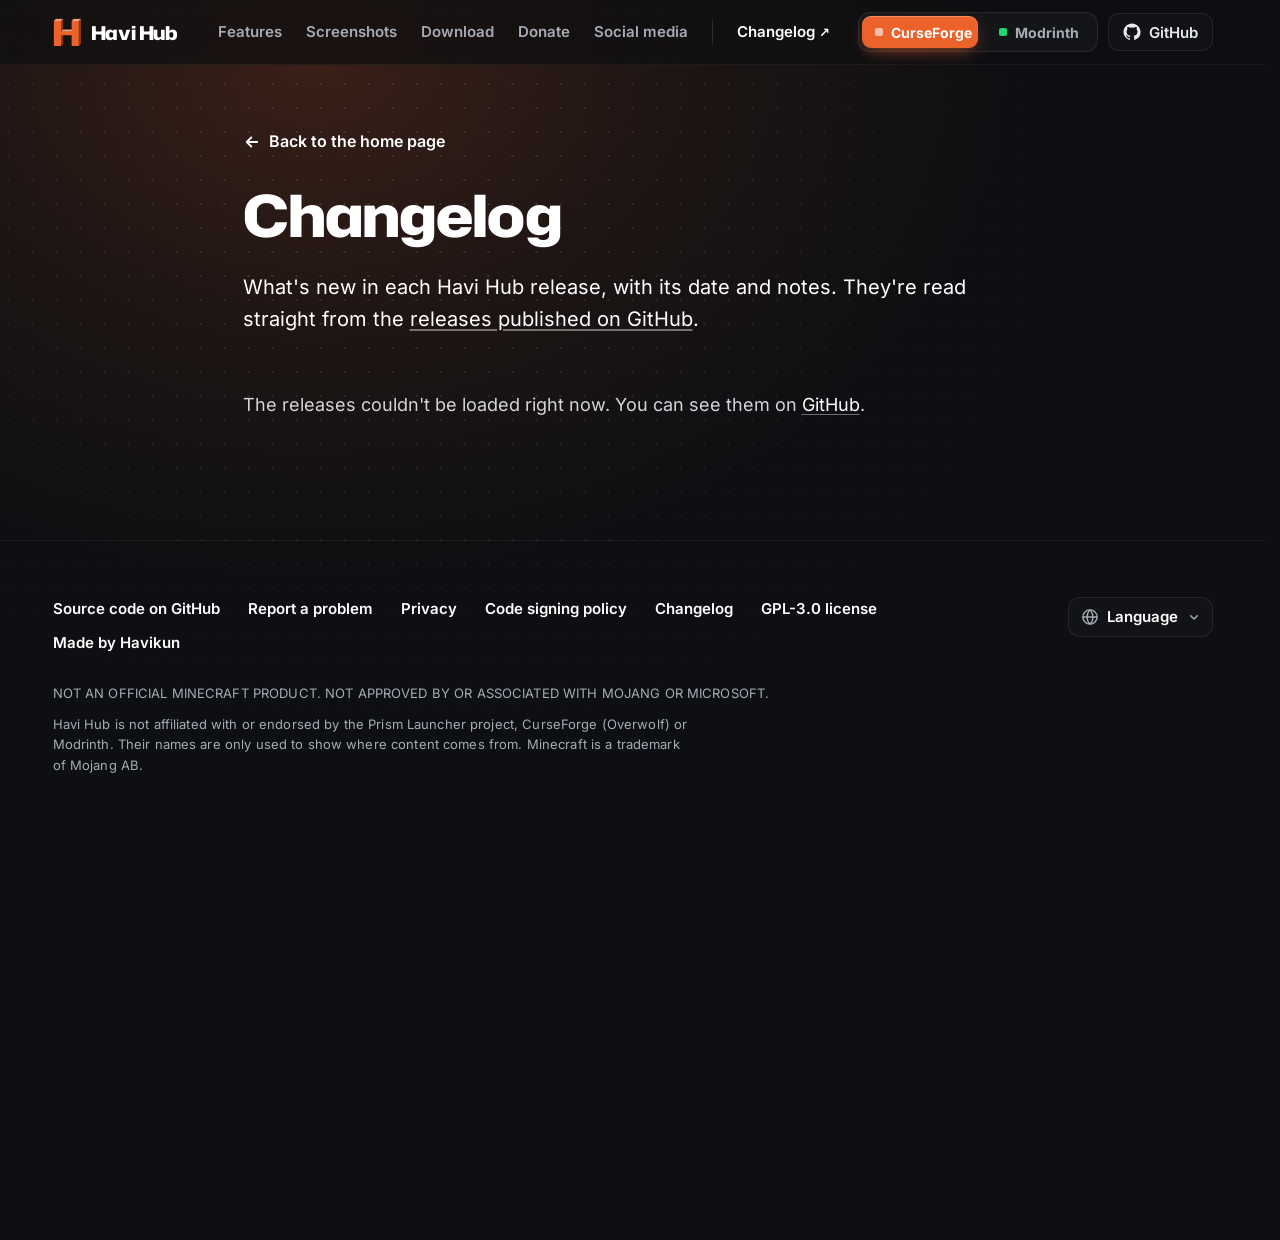
<file: changelog/index.html>
<!doctype html>
<html lang="es" data-en-doc-title="Changelog · Havi Hub">
<head>
<meta charset="utf-8">
<script>
// The language: the one picked with the button during this visit, or else the
// first of the browser's languages that the site is written in (English if none).
(function () {
  var l = null, s = null;
  try {
    var q = new URLSearchParams(location.search).get("lang");
    if (q === "es" || q === "en") sessionStorage.setItem("havihub-lang", q);
    l = sessionStorage.getItem("havihub-lang");
    s = sessionStorage.getItem("havihub-style");
    localStorage.removeItem("havihub-lang");
  } catch (e) {}
  document.documentElement.setAttribute("data-style", s === "mr" ? "mr" : "cf");
  if (l !== "es" && l !== "en") {
    var list = navigator.languages && navigator.languages.length ? navigator.languages : [navigator.language || ""];
    l = "en";
    for (var i = 0; i < list.length; i++) {
      var c = String(list[i]).slice(0, 2).toLowerCase();
      if (c === "es" || c === "en") { l = c; break; }
    }
  }
  document.documentElement.lang = l;
})();
</script>
<meta name="viewport" content="width=device-width, initial-scale=1">
<title>Changelog · Havi Hub</title>
<meta name="description" content="Las novedades de cada versión de Havi Hub, con su fecha y sus notas." data-en-content="What's new in each Havi Hub release, with its date and notes.">
<meta name="theme-color" content="#0e0f12">
<link rel="icon" href="/assets/favicon.svg" type="image/svg+xml">
<link rel="icon" href="/assets/icon-64.png" sizes="64x64" type="image/png">
<link rel="apple-touch-icon" href="/assets/icon-180.png">
<link rel="canonical" href="https://havihub.github.io/changelog/">
<meta property="og:type" content="website">
<meta property="og:site_name" content="Havi Hub">
<meta property="og:url" content="https://havihub.github.io/changelog/">
<meta property="og:title" content="Changelog · Havi Hub">
<meta property="og:description" content="Las novedades de cada versión de Havi Hub, con su fecha y sus notas.">
<meta property="og:image" content="https://havihub.github.io/assets/portada-1200x630.png">
<meta property="og:image:width" content="1200">
<meta property="og:image:height" content="630">
<meta property="og:image:alt" content="Havi Hub">
<meta name="twitter:card" content="summary_large_image">
<meta name="twitter:title" content="Changelog · Havi Hub">
<meta name="twitter:description" content="Las novedades de cada versión de Havi Hub, con su fecha y sus notas.">
<meta name="twitter:image" content="https://havihub.github.io/assets/portada-1200x630.png">
<link rel="preload" href="/assets/fonts/hubot-sans-latin-800-normal.woff2" as="font" type="font/woff2" crossorigin>
<link rel="stylesheet" href="/assets/site.css">
<script src="/assets/site.js" defer></script>
</head>
<body>
<svg class="sprite" aria-hidden="true"><symbol id="h-paths" viewBox="-0.5 -0.5 33 33"><path style="fill:var(--hr)" d="M8.35 2.55L11.00 -0.05L11.00 4.25L8.35 6.85ZM29.35 2.55L32.00 -0.05L32.00 4.25L29.35 6.85ZM8.35 6.75L11.00 4.15L11.00 8.45L8.35 11.05ZM29.35 6.75L32.00 4.15L32.00 8.45L29.35 11.05ZM8.35 10.95L11.00 8.35L11.00 12.65L8.35 15.25ZM29.35 10.95L32.00 8.35L32.00 12.65L29.35 15.25ZM29.35 15.15L32.00 12.55L32.00 16.85L29.35 19.45ZM8.35 19.35L11.00 16.75L11.00 21.05L8.35 23.65ZM29.35 19.35L32.00 16.75L32.00 21.05L29.35 23.65ZM8.35 23.55L11.00 20.95L11.00 25.25L8.35 27.85ZM29.35 23.55L32.00 20.95L32.00 25.25L29.35 27.85ZM8.35 27.75L11.00 25.15L11.00 29.45L8.35 32.05ZM29.35 27.75L32.00 25.15L32.00 29.45L29.35 32.05Z"/><path style="fill:var(--ht)" d="M-0.05 2.65L2.55 0.00L6.85 0.00L4.25 2.65ZM4.15 2.65L6.75 0.00L11.05 0.00L8.45 2.65ZM20.95 2.65L23.55 0.00L27.85 0.00L25.25 2.65ZM25.15 2.65L27.75 0.00L32.05 0.00L29.45 2.65ZM8.35 15.25L10.95 12.60L15.25 12.60L12.65 15.25ZM12.55 15.25L15.15 12.60L19.45 12.60L16.85 15.25ZM16.75 15.25L19.35 12.60L23.65 12.60L21.05 15.25Z"/><path style="fill:var(--hf)" d="M-0.05 2.55L4.25 2.55L4.25 6.85L-0.05 6.85ZM4.15 2.55L8.45 2.55L8.45 6.85L4.15 6.85ZM20.95 2.55L25.25 2.55L25.25 6.85L20.95 6.85ZM25.15 2.55L29.45 2.55L29.45 6.85L25.15 6.85ZM-0.05 6.75L4.25 6.75L4.25 11.05L-0.05 11.05ZM4.15 6.75L8.45 6.75L8.45 11.05L4.15 11.05ZM20.95 6.75L25.25 6.75L25.25 11.05L20.95 11.05ZM25.15 6.75L29.45 6.75L29.45 11.05L25.15 11.05ZM-0.05 10.95L4.25 10.95L4.25 15.25L-0.05 15.25ZM4.15 10.95L8.45 10.95L8.45 15.25L4.15 15.25ZM20.95 10.95L25.25 10.95L25.25 15.25L20.95 15.25ZM25.15 10.95L29.45 10.95L29.45 15.25L25.15 15.25ZM-0.05 15.15L4.25 15.15L4.25 19.45L-0.05 19.45ZM4.15 15.15L8.45 15.15L8.45 19.45L4.15 19.45ZM8.35 15.15L12.65 15.15L12.65 19.45L8.35 19.45ZM12.55 15.15L16.85 15.15L16.85 19.45L12.55 19.45ZM16.75 15.15L21.05 15.15L21.05 19.45L16.75 19.45ZM20.95 15.15L25.25 15.15L25.25 19.45L20.95 19.45ZM25.15 15.15L29.45 15.15L29.45 19.45L25.15 19.45ZM-0.05 19.35L4.25 19.35L4.25 23.65L-0.05 23.65ZM4.15 19.35L8.45 19.35L8.45 23.65L4.15 23.65ZM20.95 19.35L25.25 19.35L25.25 23.65L20.95 23.65ZM25.15 19.35L29.45 19.35L29.45 23.65L25.15 23.65ZM-0.05 23.55L4.25 23.55L4.25 27.85L-0.05 27.85ZM4.15 23.55L8.45 23.55L8.45 27.85L4.15 27.85ZM20.95 23.55L25.25 23.55L25.25 27.85L20.95 27.85ZM25.15 23.55L29.45 23.55L29.45 27.85L25.15 27.85ZM-0.05 27.75L4.25 27.75L4.25 32.05L-0.05 32.05ZM4.15 27.75L8.45 27.75L8.45 32.05L4.15 32.05ZM20.95 27.75L25.25 27.75L25.25 32.05L20.95 32.05ZM25.15 27.75L29.45 27.75L29.45 32.05L25.15 32.05Z"/></symbol></svg>
<div class="backdrop" aria-hidden="true"></div>
<a class="skip" href="#main"><span data-l="es">Saltar al contenido</span><span data-l="en">Skip to content</span></a>

<header class="top">
  <div class="wrap">
    <a class="brand" href="/"><svg class="h-mark" viewBox="-0.5 -0.5 33 33" aria-hidden="true"><use href="#h-paths"/></svg>Havi Hub</a>
    <nav aria-label="Secciones" data-en-aria-label="Sections">
      <a href="/#funciones"><span data-l="es">Funciones</span><span data-l="en">Features</span></a>
      <a href="/#capturas"><span data-l="es">Capturas</span><span data-l="en">Screenshots</span></a>
      <a href="/#descargar"><span data-l="es">Descargar</span><span data-l="en">Download</span></a>
      <a href="/#donaciones"><span data-l="es">Donaciones</span><span data-l="en">Donate</span></a>
      <a href="/#redes"><span data-l="es">Redes</span><span data-l="en">Social media</span></a>
      <a class="nav-ext" href="/changelog/" aria-current="page">Changelog<span class="ext" aria-hidden="true">↗</span></a>
    </nav>
    <div class="top-end">
      <div class="seg" role="radiogroup" aria-label="Estilo" data-en-aria-label="Style"><button class="seg-opt" type="button" role="radio" data-style-pick="cf" aria-checked="true"><span class="seg-dot" aria-hidden="true"></span>CurseForge</button><button class="seg-opt" type="button" role="radio" data-style-pick="mr" aria-checked="false" tabindex="-1"><span class="seg-dot" aria-hidden="true"></span>Modrinth</button></div>
      <a class="chip chip-gh" href="https://github.com/havihub/HaviHub" aria-label="GitHub"><svg viewBox="0 0 24 24" aria-hidden="true"><path fill="currentColor" d="M12 .5C5.73.5.67 5.56.67 11.83c0 5.01 3.25 9.26 7.76 10.76.57.1.78-.25.78-.55v-1.93c-3.16.69-3.82-1.52-3.82-1.52-.52-1.31-1.26-1.66-1.26-1.66-1.03-.7.08-.69.08-.69 1.14.08 1.74 1.17 1.74 1.17 1.01 1.73 2.66 1.23 3.31.94.1-.73.4-1.23.72-1.52-2.52-.29-5.17-1.26-5.17-5.6 0-1.24.44-2.25 1.17-3.04-.12-.29-.51-1.44.11-3 0 0 .95-.31 3.12 1.16a10.8 10.8 0 0 1 5.68 0c2.16-1.47 3.11-1.16 3.11-1.16.62 1.56.23 2.71.11 3 .73.79 1.17 1.8 1.17 3.04 0 4.35-2.66 5.31-5.19 5.59.41.35.77 1.04.77 2.1v3.11c0 .3.2.66.79.55a11.17 11.17 0 0 0 7.75-10.76C23.33 5.56 18.27.5 12 .5Z"/></svg><span>GitHub</span></a>
    </div>
  </div>
</header>

<main id="main" class="doc">
  <div class="wrap">
    <a class="back" href="/"><svg viewBox="0 0 24 24" aria-hidden="true"><path fill="none" stroke="currentColor" stroke-width="2.4" stroke-linecap="round" stroke-linejoin="round" d="M19 12H5m6-6-6 6 6 6"/></svg><span data-l="es">Volver al inicio</span><span data-l="en">Back to the home page</span></a>

    <h1>Changelog</h1>
    <p class="lead"><span data-l="es">Las novedades de cada versión de Havi Hub, con su fecha y sus notas. Se leen directamente de las <a href="https://github.com/havihub/HaviHub/releases">versiones publicadas en GitHub</a>.</span><span data-l="en">What's new in each Havi Hub release, with its date and notes. They're read straight from the <a href="https://github.com/havihub/HaviHub/releases">releases published on GitHub</a>.</span></p>

    <div class="rel-list" id="releases" aria-live="polite" aria-busy="true">
      <p class="rel-state" data-state="loading"><span data-l="es">Cargando versiones…</span><span data-l="en">Loading releases…</span></p>
      <div class="status rel-state" data-state="none" hidden>
        <p><span data-l="es"><strong>Havi Hub 1.0.0 está por salir.</strong> Cuando se publique, sus notas aparecerán aquí. Mientras tanto puedes seguir el proyecto en <a href="https://github.com/havihub/HaviHub">GitHub</a>.</span><span data-l="en"><strong>Havi Hub 1.0.0 is almost out.</strong> Once it's released, its notes will show up here. In the meantime, you can follow the project on <a href="https://github.com/havihub/HaviHub">GitHub</a>.</span></p>
      </div>
      <p class="rel-state" data-state="error" hidden><span data-l="es">No se pudieron cargar las versiones ahora. Puedes verlas en <a href="https://github.com/havihub/HaviHub/releases">GitHub</a>.</span><span data-l="en">The releases couldn't be loaded right now. You can see them on <a href="https://github.com/havihub/HaviHub/releases">GitHub</a>.</span></p>
    </div>
  </div>
</main>

<footer>
  <div class="wrap">
    <div class="foot-row">
      <div class="links">
        <a href="https://github.com/havihub/HaviHub"><span data-l="es">Código en GitHub</span><span data-l="en">Source code on GitHub</span></a>
        <a href="https://github.com/havihub/HaviHub/issues"><span data-l="es">Reportar un problema</span><span data-l="en">Report a problem</span></a>
        <a href="/privacy/"><span data-l="es">Privacidad</span><span data-l="en">Privacy</span></a>
        <a href="/code-signing-policy/">Code signing policy</a>
        <a href="/changelog/">Changelog</a>
        <a href="https://github.com/havihub/HaviHub/blob/main/LICENSE"><span data-l="es">Licencia GPL-3.0</span><span data-l="en">GPL-3.0 license</span></a>
        <a href="https://linktr.ee/havikunn"><span data-l="es">Hecho por Havikun</span><span data-l="en">Made by Havikun</span></a>
      </div>
      <div class="lang-menu"><button class="lang-btn" type="button" aria-haspopup="true" aria-expanded="false" aria-controls="lang-list"><svg class="globe" viewBox="0 0 24 24" aria-hidden="true"><g fill="none" stroke="currentColor" stroke-width="1.8" stroke-linecap="round" stroke-linejoin="round"><circle cx="12" cy="12" r="9.5"/><path d="M2.5 12h19M12 2.5c2.6 2.6 3.9 5.8 3.9 9.5s-1.3 6.9-3.9 9.5c-2.6-2.6-3.9-5.8-3.9-9.5S9.4 5.1 12 2.5Z"/></g></svg><span data-l="es">Idioma</span><span data-l="en">Language</span><svg class="chev" viewBox="0 0 24 24" aria-hidden="true"><path fill="none" stroke="currentColor" stroke-width="2.2" stroke-linecap="round" stroke-linejoin="round" d="m7 10 5 5 5-5"/></svg></button><ul class="lang-list" id="lang-list" aria-label="Idioma" data-en-aria-label="Language"><li><button type="button" data-lang-pick="es" lang="es" aria-pressed="true">Español</button></li><li><button type="button" data-lang-pick="en" lang="en" aria-pressed="false">English</button></li></ul></div>
    </div>
    <p class="legal">NOT AN OFFICIAL MINECRAFT PRODUCT. NOT APPROVED BY OR ASSOCIATED WITH MOJANG OR MICROSOFT.</p>
    <p class="legal"><span data-l="es">Havi Hub no está afiliado ni respaldado por el proyecto Prism Launcher, CurseForge (Overwolf) ni Modrinth. Sus nombres se usan solo para indicar de dónde viene cada contenido. Minecraft es una marca de Mojang AB.</span><span data-l="en">Havi Hub is not affiliated with or endorsed by the Prism Launcher project, CurseForge (Overwolf) or Modrinth. Their names are only used to show where content comes from. Minecraft is a trademark of Mojang AB.</span></p>
  </div>
</footer>
</body>
</html>
</file>
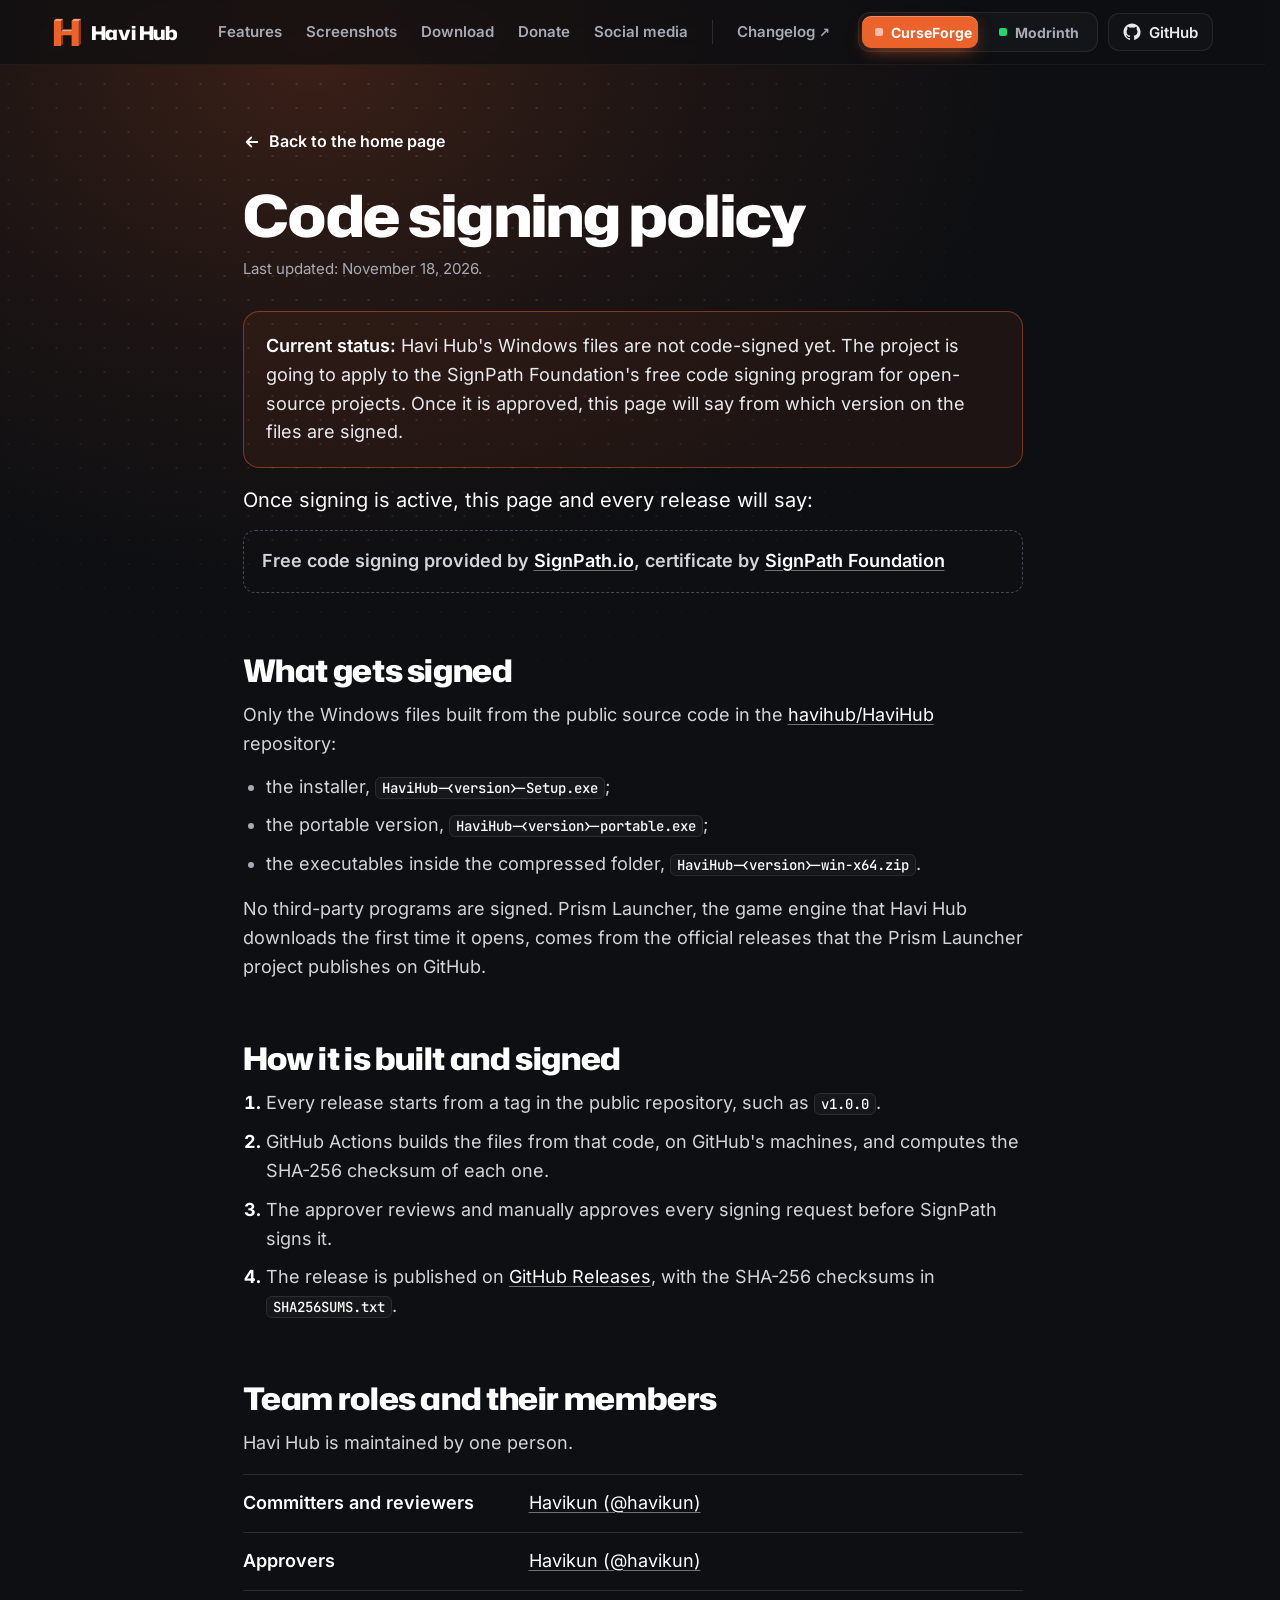
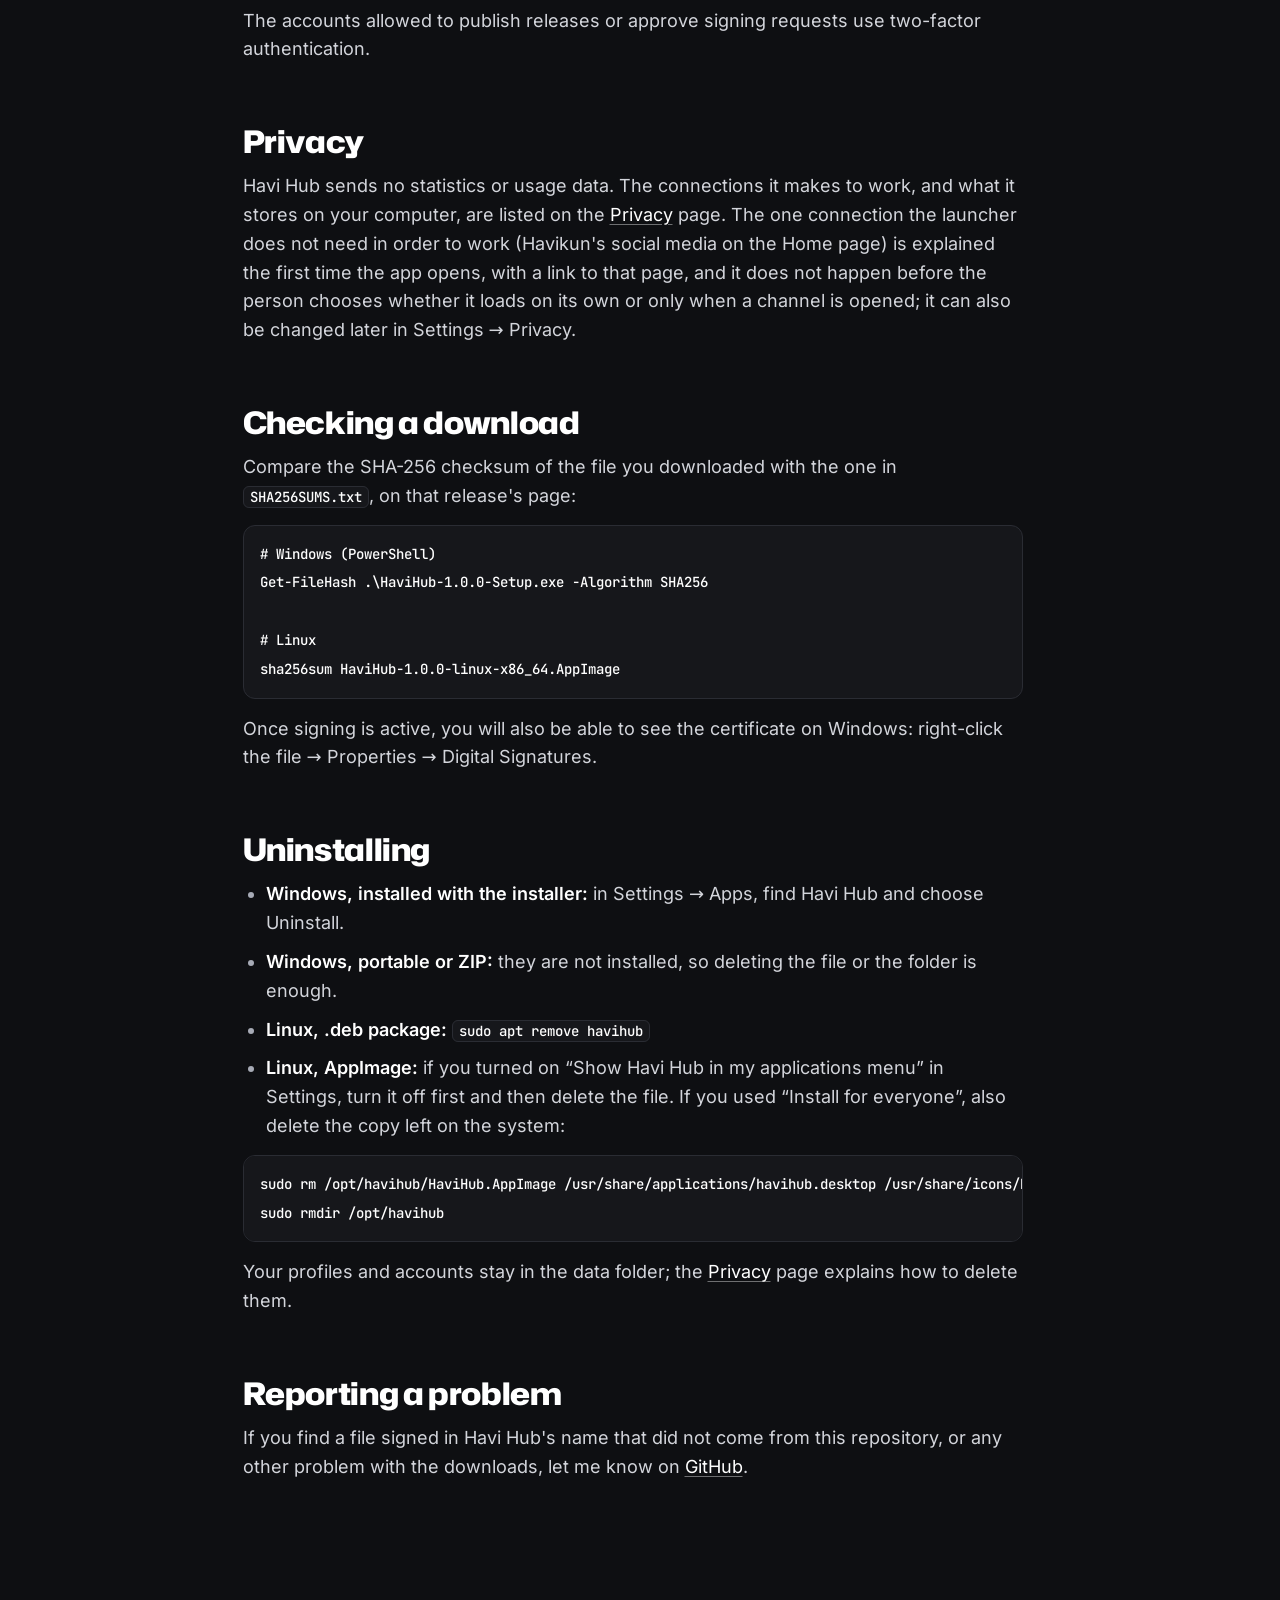
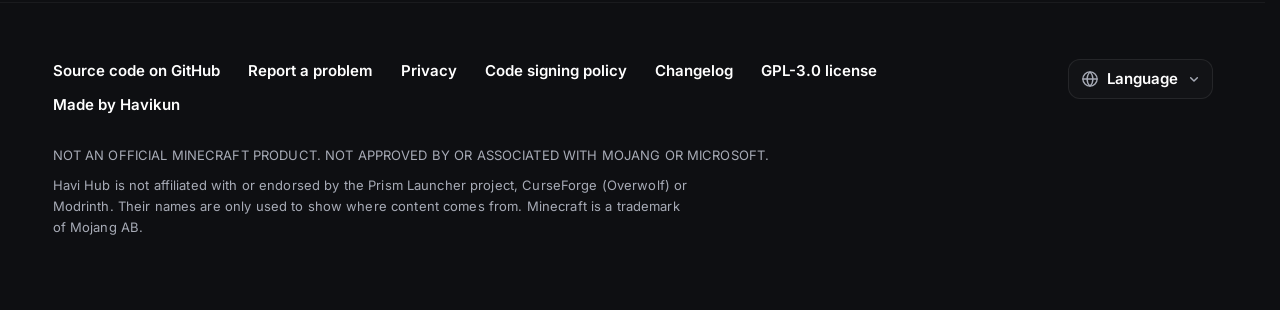
<file: code-signing-policy/index.html>
<!doctype html>
<html lang="es" data-en-doc-title="Code signing policy · Havi Hub">
<head>
<meta charset="utf-8">
<script>
// The language: the one picked with the button during this visit, or else the
// first of the browser's languages that the site is written in (English if none).
(function () {
  var l = null, s = null;
  try {
    var q = new URLSearchParams(location.search).get("lang");
    if (q === "es" || q === "en") sessionStorage.setItem("havihub-lang", q);
    l = sessionStorage.getItem("havihub-lang");
    s = sessionStorage.getItem("havihub-style");
    localStorage.removeItem("havihub-lang");
  } catch (e) {}
  document.documentElement.setAttribute("data-style", s === "mr" ? "mr" : "cf");
  if (l !== "es" && l !== "en") {
    var list = navigator.languages && navigator.languages.length ? navigator.languages : [navigator.language || ""];
    l = "en";
    for (var i = 0; i < list.length; i++) {
      var c = String(list[i]).slice(0, 2).toLowerCase();
      if (c === "es" || c === "en") { l = c; break; }
    }
  }
  document.documentElement.lang = l;
})();
</script>
<meta name="viewport" content="width=device-width, initial-scale=1">
<title>Code signing policy · Havi Hub</title>
<meta name="description" content="Cómo se compilan y se firman los archivos de Havi Hub, quién aprueba cada firma y cómo comprobar una descarga." data-en-content="How Havi Hub's files are built and signed, who approves each signature and how to check a download.">
<meta name="theme-color" content="#0e0f12">
<link rel="icon" href="/assets/favicon.svg" type="image/svg+xml">
<link rel="icon" href="/assets/icon-64.png" sizes="64x64" type="image/png">
<link rel="apple-touch-icon" href="/assets/icon-180.png">
<link rel="canonical" href="https://havihub.github.io/code-signing-policy/">
<meta property="og:type" content="website">
<meta property="og:site_name" content="Havi Hub">
<meta property="og:url" content="https://havihub.github.io/code-signing-policy/">
<meta property="og:title" content="Code signing policy · Havi Hub">
<meta property="og:description" content="Cómo se compilan y se firman los archivos de Havi Hub, quién aprueba cada firma y cómo comprobar una descarga.">
<meta property="og:image" content="https://havihub.github.io/assets/portada-1200x630.png">
<meta property="og:image:width" content="1200">
<meta property="og:image:height" content="630">
<meta property="og:image:alt" content="Havi Hub">
<meta name="twitter:card" content="summary_large_image">
<meta name="twitter:title" content="Code signing policy · Havi Hub">
<meta name="twitter:description" content="Cómo se compilan y se firman los archivos de Havi Hub, quién aprueba cada firma y cómo comprobar una descarga.">
<meta name="twitter:image" content="https://havihub.github.io/assets/portada-1200x630.png">
<link rel="preload" href="/assets/fonts/hubot-sans-latin-800-normal.woff2" as="font" type="font/woff2" crossorigin>
<link rel="stylesheet" href="/assets/site.css">
<script src="/assets/site.js" defer></script>
</head>
<body>
<svg class="sprite" aria-hidden="true"><symbol id="h-paths" viewBox="-0.5 -0.5 33 33"><path style="fill:var(--hr)" d="M8.35 2.55L11.00 -0.05L11.00 4.25L8.35 6.85ZM29.35 2.55L32.00 -0.05L32.00 4.25L29.35 6.85ZM8.35 6.75L11.00 4.15L11.00 8.45L8.35 11.05ZM29.35 6.75L32.00 4.15L32.00 8.45L29.35 11.05ZM8.35 10.95L11.00 8.35L11.00 12.65L8.35 15.25ZM29.35 10.95L32.00 8.35L32.00 12.65L29.35 15.25ZM29.35 15.15L32.00 12.55L32.00 16.85L29.35 19.45ZM8.35 19.35L11.00 16.75L11.00 21.05L8.35 23.65ZM29.35 19.35L32.00 16.75L32.00 21.05L29.35 23.65ZM8.35 23.55L11.00 20.95L11.00 25.25L8.35 27.85ZM29.35 23.55L32.00 20.95L32.00 25.25L29.35 27.85ZM8.35 27.75L11.00 25.15L11.00 29.45L8.35 32.05ZM29.35 27.75L32.00 25.15L32.00 29.45L29.35 32.05Z"/><path style="fill:var(--ht)" d="M-0.05 2.65L2.55 0.00L6.85 0.00L4.25 2.65ZM4.15 2.65L6.75 0.00L11.05 0.00L8.45 2.65ZM20.95 2.65L23.55 0.00L27.85 0.00L25.25 2.65ZM25.15 2.65L27.75 0.00L32.05 0.00L29.45 2.65ZM8.35 15.25L10.95 12.60L15.25 12.60L12.65 15.25ZM12.55 15.25L15.15 12.60L19.45 12.60L16.85 15.25ZM16.75 15.25L19.35 12.60L23.65 12.60L21.05 15.25Z"/><path style="fill:var(--hf)" d="M-0.05 2.55L4.25 2.55L4.25 6.85L-0.05 6.85ZM4.15 2.55L8.45 2.55L8.45 6.85L4.15 6.85ZM20.95 2.55L25.25 2.55L25.25 6.85L20.95 6.85ZM25.15 2.55L29.45 2.55L29.45 6.85L25.15 6.85ZM-0.05 6.75L4.25 6.75L4.25 11.05L-0.05 11.05ZM4.15 6.75L8.45 6.75L8.45 11.05L4.15 11.05ZM20.95 6.75L25.25 6.75L25.25 11.05L20.95 11.05ZM25.15 6.75L29.45 6.75L29.45 11.05L25.15 11.05ZM-0.05 10.95L4.25 10.95L4.25 15.25L-0.05 15.25ZM4.15 10.95L8.45 10.95L8.45 15.25L4.15 15.25ZM20.95 10.95L25.25 10.95L25.25 15.25L20.95 15.25ZM25.15 10.95L29.45 10.95L29.45 15.25L25.15 15.25ZM-0.05 15.15L4.25 15.15L4.25 19.45L-0.05 19.45ZM4.15 15.15L8.45 15.15L8.45 19.45L4.15 19.45ZM8.35 15.15L12.65 15.15L12.65 19.45L8.35 19.45ZM12.55 15.15L16.85 15.15L16.85 19.45L12.55 19.45ZM16.75 15.15L21.05 15.15L21.05 19.45L16.75 19.45ZM20.95 15.15L25.25 15.15L25.25 19.45L20.95 19.45ZM25.15 15.15L29.45 15.15L29.45 19.45L25.15 19.45ZM-0.05 19.35L4.25 19.35L4.25 23.65L-0.05 23.65ZM4.15 19.35L8.45 19.35L8.45 23.65L4.15 23.65ZM20.95 19.35L25.25 19.35L25.25 23.65L20.95 23.65ZM25.15 19.35L29.45 19.35L29.45 23.65L25.15 23.65ZM-0.05 23.55L4.25 23.55L4.25 27.85L-0.05 27.85ZM4.15 23.55L8.45 23.55L8.45 27.85L4.15 27.85ZM20.95 23.55L25.25 23.55L25.25 27.85L20.95 27.85ZM25.15 23.55L29.45 23.55L29.45 27.85L25.15 27.85ZM-0.05 27.75L4.25 27.75L4.25 32.05L-0.05 32.05ZM4.15 27.75L8.45 27.75L8.45 32.05L4.15 32.05ZM20.95 27.75L25.25 27.75L25.25 32.05L20.95 32.05ZM25.15 27.75L29.45 27.75L29.45 32.05L25.15 32.05Z"/></symbol></svg>
<div class="backdrop" aria-hidden="true"></div>
<a class="skip" href="#main"><span data-l="es">Saltar al contenido</span><span data-l="en">Skip to content</span></a>

<header class="top">
  <div class="wrap">
    <a class="brand" href="/"><svg class="h-mark" viewBox="-0.5 -0.5 33 33" aria-hidden="true"><use href="#h-paths"/></svg>Havi Hub</a>
    <nav aria-label="Secciones" data-en-aria-label="Sections">
      <a href="/#funciones"><span data-l="es">Funciones</span><span data-l="en">Features</span></a>
      <a href="/#capturas"><span data-l="es">Capturas</span><span data-l="en">Screenshots</span></a>
      <a href="/#descargar"><span data-l="es">Descargar</span><span data-l="en">Download</span></a>
      <a href="/#donaciones"><span data-l="es">Donaciones</span><span data-l="en">Donate</span></a>
      <a href="/#redes"><span data-l="es">Redes</span><span data-l="en">Social media</span></a>
      <a class="nav-ext" href="/changelog/">Changelog<span class="ext" aria-hidden="true">↗</span></a>
    </nav>
    <div class="top-end">
      <div class="seg" role="radiogroup" aria-label="Estilo" data-en-aria-label="Style"><button class="seg-opt" type="button" role="radio" data-style-pick="cf" aria-checked="true"><span class="seg-dot" aria-hidden="true"></span>CurseForge</button><button class="seg-opt" type="button" role="radio" data-style-pick="mr" aria-checked="false" tabindex="-1"><span class="seg-dot" aria-hidden="true"></span>Modrinth</button></div>
      <a class="chip chip-gh" href="https://github.com/havihub/HaviHub" aria-label="GitHub"><svg viewBox="0 0 24 24" aria-hidden="true"><path fill="currentColor" d="M12 .5C5.73.5.67 5.56.67 11.83c0 5.01 3.25 9.26 7.76 10.76.57.1.78-.25.78-.55v-1.93c-3.16.69-3.82-1.52-3.82-1.52-.52-1.31-1.26-1.66-1.26-1.66-1.03-.7.08-.69.08-.69 1.14.08 1.74 1.17 1.74 1.17 1.01 1.73 2.66 1.23 3.31.94.1-.73.4-1.23.72-1.52-2.52-.29-5.17-1.26-5.17-5.6 0-1.24.44-2.25 1.17-3.04-.12-.29-.51-1.44.11-3 0 0 .95-.31 3.12 1.16a10.8 10.8 0 0 1 5.68 0c2.16-1.47 3.11-1.16 3.11-1.16.62 1.56.23 2.71.11 3 .73.79 1.17 1.8 1.17 3.04 0 4.35-2.66 5.31-5.19 5.59.41.35.77 1.04.77 2.1v3.11c0 .3.2.66.79.55a11.17 11.17 0 0 0 7.75-10.76C23.33 5.56 18.27.5 12 .5Z"/></svg><span>GitHub</span></a>
    </div>
  </div>
</header>

<main id="main" class="doc">
  <div class="wrap">
    <a class="back" href="/"><svg viewBox="0 0 24 24" aria-hidden="true"><path fill="none" stroke="currentColor" stroke-width="2.4" stroke-linecap="round" stroke-linejoin="round" d="M19 12H5m6-6-6 6 6 6"/></svg><span data-l="es">Volver al inicio</span><span data-l="en">Back to the home page</span></a>

    <!-- ===================================================== Español -->
    <article data-l="es">
      <h1>Code signing policy</h1>
      <p class="updated">La política de firma de código de Havi Hub. Última actualización: 18 de noviembre de 2026.</p>

      <div class="status">
        <p><strong>Estado actual:</strong> los archivos de Windows de Havi Hub todavía no tienen firma digital. El proyecto va a postular al programa gratuito de firma de código de SignPath Foundation para proyectos de código abierto. Cuando lo aprueben, esta página dirá desde qué versión vienen firmados.</p>
      </div>

      <p class="lead">Cuando la firma esté activa, esta página y cada versión dirán:</p>
      <p class="credit">Free code signing provided by <a href="https://about.signpath.io">SignPath.io</a>, certificate by <a href="https://signpath.org">SignPath Foundation</a></p>

      <h2>Qué se firma</h2>
      <p>Solo los archivos de Windows que se compilan desde el código público del repositorio <a href="https://github.com/havihub/HaviHub">havihub/HaviHub</a>:</p>
      <ul>
        <li>el instalador, <code>HaviHub-&lt;versión&gt;-Setup.exe</code>;</li>
        <li>la versión portable, <code>HaviHub-&lt;versión&gt;-portable.exe</code>;</li>
        <li>los ejecutables que van dentro de la carpeta comprimida, <code>HaviHub-&lt;versión&gt;-win-x64.zip</code>.</li>
      </ul>
      <p>No se firman programas de terceros. Prism Launcher, el motor de juego que Havi Hub descarga la primera vez que se abre, viene de las versiones oficiales que publica el proyecto Prism Launcher en GitHub.</p>

      <h2>Cómo se compila y se firma</h2>
      <ol>
        <li>Cada versión parte de una etiqueta del repositorio público, por ejemplo <code>v1.0.0</code>.</li>
        <li>GitHub Actions compila los archivos desde ese código, en máquinas de GitHub, y calcula la suma SHA-256 de cada uno.</li>
        <li>El aprobador revisa y aprueba a mano cada solicitud de firma antes de que SignPath la firme.</li>
        <li>La versión se publica en <a href="https://github.com/havihub/HaviHub/releases">GitHub Releases</a>, con las sumas SHA-256 en <code>SHA256SUMS.txt</code>.</li>
      </ol>

      <h2>Equipo y roles</h2>
      <p>Havi Hub lo mantiene una sola persona. <span lang="en">Team roles and their members:</span></p>
      <dl class="roles">
        <div><dt>Autores y revisores <span lang="en">(Committers and reviewers)</span></dt><dd><a href="https://github.com/havikun">Havikun (@havikun)</a></dd></div>
        <div><dt>Aprobadores <span lang="en">(Approvers)</span></dt><dd><a href="https://github.com/havikun">Havikun (@havikun)</a></dd></div>
      </dl>
      <p>Las cuentas con permiso para publicar versiones o aprobar firmas usan verificación en dos pasos.</p>

      <h2>Privacidad</h2>
      <p>Havi Hub no envía estadísticas ni datos de uso. Las conexiones que hace para funcionar, y lo que guarda en tu computador, están en la página de <a href="/privacy/">Privacidad</a>. La conexión que no hace falta para usar el launcher (las redes de Havikun en Inicio) se explica la primera vez que se abre, con un enlace a esa página, y no ocurre antes de que la persona elija si se carga sola o solo al abrir cada red; también se puede cambiar después en Ajustes → Privacidad.</p>

      <h2>Comprobar una descarga</h2>
      <p>Compara la suma SHA-256 del archivo que descargaste con la que aparece en <code>SHA256SUMS.txt</code>, en la página de esa versión:</p>
<pre><code># Windows (PowerShell)
Get-FileHash .\HaviHub-1.0.0-Setup.exe -Algorithm SHA256

# Linux
sha256sum HaviHub-1.0.0-linux-x86_64.AppImage</code></pre>
      <p>Cuando la firma esté activa, también podrás ver el certificado en Windows: clic derecho en el archivo → Propiedades → Firmas digitales.</p>

      <h2 id="desinstalar">Desinstalar</h2>
      <ul>
        <li><strong>Windows, con el instalador:</strong> en Configuración → Aplicaciones, busca Havi Hub y elige Desinstalar.</li>
        <li><strong>Windows, portable o ZIP:</strong> no se instalan, así que basta con borrar el archivo o la carpeta.</li>
        <li><strong>Linux, paquete .deb:</strong> <code>sudo apt remove havihub</code></li>
        <li><strong>Linux, AppImage:</strong> si activaste «Mostrar Havi Hub en mi menú de aplicaciones» en Ajustes, desactívalo primero y luego borra el archivo. Si usaste «Instalar para todos», borra también la copia que quedó en el sistema:</li>
      </ul>
<pre><code>sudo rm /opt/havihub/HaviHub.AppImage /usr/share/applications/havihub.desktop /usr/share/icons/hicolor/512x512/apps/havihub.png
sudo rmdir /opt/havihub</code></pre>
      <p>Tus perfiles y cuentas quedan en la carpeta de datos; la página de <a href="/privacy/">Privacidad</a> explica cómo borrarlos.</p>

      <h2>Reportar un problema</h2>
      <p>Si encuentras un archivo firmado a nombre de Havi Hub que no salió de este repositorio, o cualquier otro problema con las descargas, avísame en <a href="https://github.com/havihub/HaviHub/issues">GitHub</a>.</p>
    </article>

    <!-- ===================================================== English -->
    <article data-l="en">
      <h1>Code signing policy</h1>
      <p class="updated">Last updated: November 18, 2026.</p>

      <div class="status">
        <p><strong>Current status:</strong> Havi Hub's Windows files are not code-signed yet. The project is going to apply to the SignPath Foundation's free code signing program for open-source projects. Once it is approved, this page will say from which version on the files are signed.</p>
      </div>

      <p class="lead">Once signing is active, this page and every release will say:</p>
      <p class="credit">Free code signing provided by <a href="https://about.signpath.io">SignPath.io</a>, certificate by <a href="https://signpath.org">SignPath Foundation</a></p>

      <h2>What gets signed</h2>
      <p>Only the Windows files built from the public source code in the <a href="https://github.com/havihub/HaviHub">havihub/HaviHub</a> repository:</p>
      <ul>
        <li>the installer, <code>HaviHub-&lt;version&gt;-Setup.exe</code>;</li>
        <li>the portable version, <code>HaviHub-&lt;version&gt;-portable.exe</code>;</li>
        <li>the executables inside the compressed folder, <code>HaviHub-&lt;version&gt;-win-x64.zip</code>.</li>
      </ul>
      <p>No third-party programs are signed. Prism Launcher, the game engine that Havi Hub downloads the first time it opens, comes from the official releases that the Prism Launcher project publishes on GitHub.</p>

      <h2>How it is built and signed</h2>
      <ol>
        <li>Every release starts from a tag in the public repository, such as <code>v1.0.0</code>.</li>
        <li>GitHub Actions builds the files from that code, on GitHub's machines, and computes the SHA-256 checksum of each one.</li>
        <li>The approver reviews and manually approves every signing request before SignPath signs it.</li>
        <li>The release is published on <a href="https://github.com/havihub/HaviHub/releases">GitHub Releases</a>, with the SHA-256 checksums in <code>SHA256SUMS.txt</code>.</li>
      </ol>

      <h2>Team roles and their members</h2>
      <p>Havi Hub is maintained by one person.</p>
      <dl class="roles">
        <div><dt>Committers and reviewers</dt><dd><a href="https://github.com/havikun">Havikun (@havikun)</a></dd></div>
        <div><dt>Approvers</dt><dd><a href="https://github.com/havikun">Havikun (@havikun)</a></dd></div>
      </dl>
      <p>The accounts allowed to publish releases or approve signing requests use two-factor authentication.</p>

      <h2>Privacy</h2>
      <p>Havi Hub sends no statistics or usage data. The connections it makes to work, and what it stores on your computer, are listed on the <a href="/privacy/">Privacy</a> page. The one connection the launcher does not need in order to work (Havikun's social media on the Home page) is explained the first time the app opens, with a link to that page, and it does not happen before the person chooses whether it loads on its own or only when a channel is opened; it can also be changed later in Settings → Privacy.</p>

      <h2>Checking a download</h2>
      <p>Compare the SHA-256 checksum of the file you downloaded with the one in <code>SHA256SUMS.txt</code>, on that release's page:</p>
<pre><code># Windows (PowerShell)
Get-FileHash .\HaviHub-1.0.0-Setup.exe -Algorithm SHA256

# Linux
sha256sum HaviHub-1.0.0-linux-x86_64.AppImage</code></pre>
      <p>Once signing is active, you will also be able to see the certificate on Windows: right-click the file → Properties → Digital Signatures.</p>

      <h2 id="uninstall">Uninstalling</h2>
      <ul>
        <li><strong>Windows, installed with the installer:</strong> in Settings → Apps, find Havi Hub and choose Uninstall.</li>
        <li><strong>Windows, portable or ZIP:</strong> they are not installed, so deleting the file or the folder is enough.</li>
        <li><strong>Linux, .deb package:</strong> <code>sudo apt remove havihub</code></li>
        <li><strong>Linux, AppImage:</strong> if you turned on “Show Havi Hub in my applications menu” in Settings, turn it off first and then delete the file. If you used “Install for everyone”, also delete the copy left on the system:</li>
      </ul>
<pre><code>sudo rm /opt/havihub/HaviHub.AppImage /usr/share/applications/havihub.desktop /usr/share/icons/hicolor/512x512/apps/havihub.png
sudo rmdir /opt/havihub</code></pre>
      <p>Your profiles and accounts stay in the data folder; the <a href="/privacy/">Privacy</a> page explains how to delete them.</p>

      <h2>Reporting a problem</h2>
      <p>If you find a file signed in Havi Hub's name that did not come from this repository, or any other problem with the downloads, let me know on <a href="https://github.com/havihub/HaviHub/issues">GitHub</a>.</p>
    </article>
  </div>
</main>

<footer>
  <div class="wrap">
    <div class="foot-row">
      <div class="links">
        <a href="https://github.com/havihub/HaviHub"><span data-l="es">Código en GitHub</span><span data-l="en">Source code on GitHub</span></a>
        <a href="https://github.com/havihub/HaviHub/issues"><span data-l="es">Reportar un problema</span><span data-l="en">Report a problem</span></a>
        <a href="/privacy/"><span data-l="es">Privacidad</span><span data-l="en">Privacy</span></a>
        <a href="/code-signing-policy/">Code signing policy</a>
        <a href="/changelog/">Changelog</a>
        <a href="https://github.com/havihub/HaviHub/blob/main/LICENSE"><span data-l="es">Licencia GPL-3.0</span><span data-l="en">GPL-3.0 license</span></a>
        <a href="https://linktr.ee/havikunn"><span data-l="es">Hecho por Havikun</span><span data-l="en">Made by Havikun</span></a>
      </div>
      <div class="lang-menu"><button class="lang-btn" type="button" aria-haspopup="true" aria-expanded="false" aria-controls="lang-list"><svg class="globe" viewBox="0 0 24 24" aria-hidden="true"><g fill="none" stroke="currentColor" stroke-width="1.8" stroke-linecap="round" stroke-linejoin="round"><circle cx="12" cy="12" r="9.5"/><path d="M2.5 12h19M12 2.5c2.6 2.6 3.9 5.8 3.9 9.5s-1.3 6.9-3.9 9.5c-2.6-2.6-3.9-5.8-3.9-9.5S9.4 5.1 12 2.5Z"/></g></svg><span data-l="es">Idioma</span><span data-l="en">Language</span><svg class="chev" viewBox="0 0 24 24" aria-hidden="true"><path fill="none" stroke="currentColor" stroke-width="2.2" stroke-linecap="round" stroke-linejoin="round" d="m7 10 5 5 5-5"/></svg></button><ul class="lang-list" id="lang-list" aria-label="Idioma" data-en-aria-label="Language"><li><button type="button" data-lang-pick="es" lang="es" aria-pressed="true">Español</button></li><li><button type="button" data-lang-pick="en" lang="en" aria-pressed="false">English</button></li></ul></div>
    </div>
    <p class="legal">NOT AN OFFICIAL MINECRAFT PRODUCT. NOT APPROVED BY OR ASSOCIATED WITH MOJANG OR MICROSOFT.</p>
    <p class="legal"><span data-l="es">Havi Hub no está afiliado ni respaldado por el proyecto Prism Launcher, CurseForge (Overwolf) ni Modrinth. Sus nombres se usan solo para indicar de dónde viene cada contenido. Minecraft es una marca de Mojang AB.</span><span data-l="en">Havi Hub is not affiliated with or endorsed by the Prism Launcher project, CurseForge (Overwolf) or Modrinth. Their names are only used to show where content comes from. Minecraft is a trademark of Mojang AB.</span></p>
  </div>
</footer>
</body>
</html>
</file>
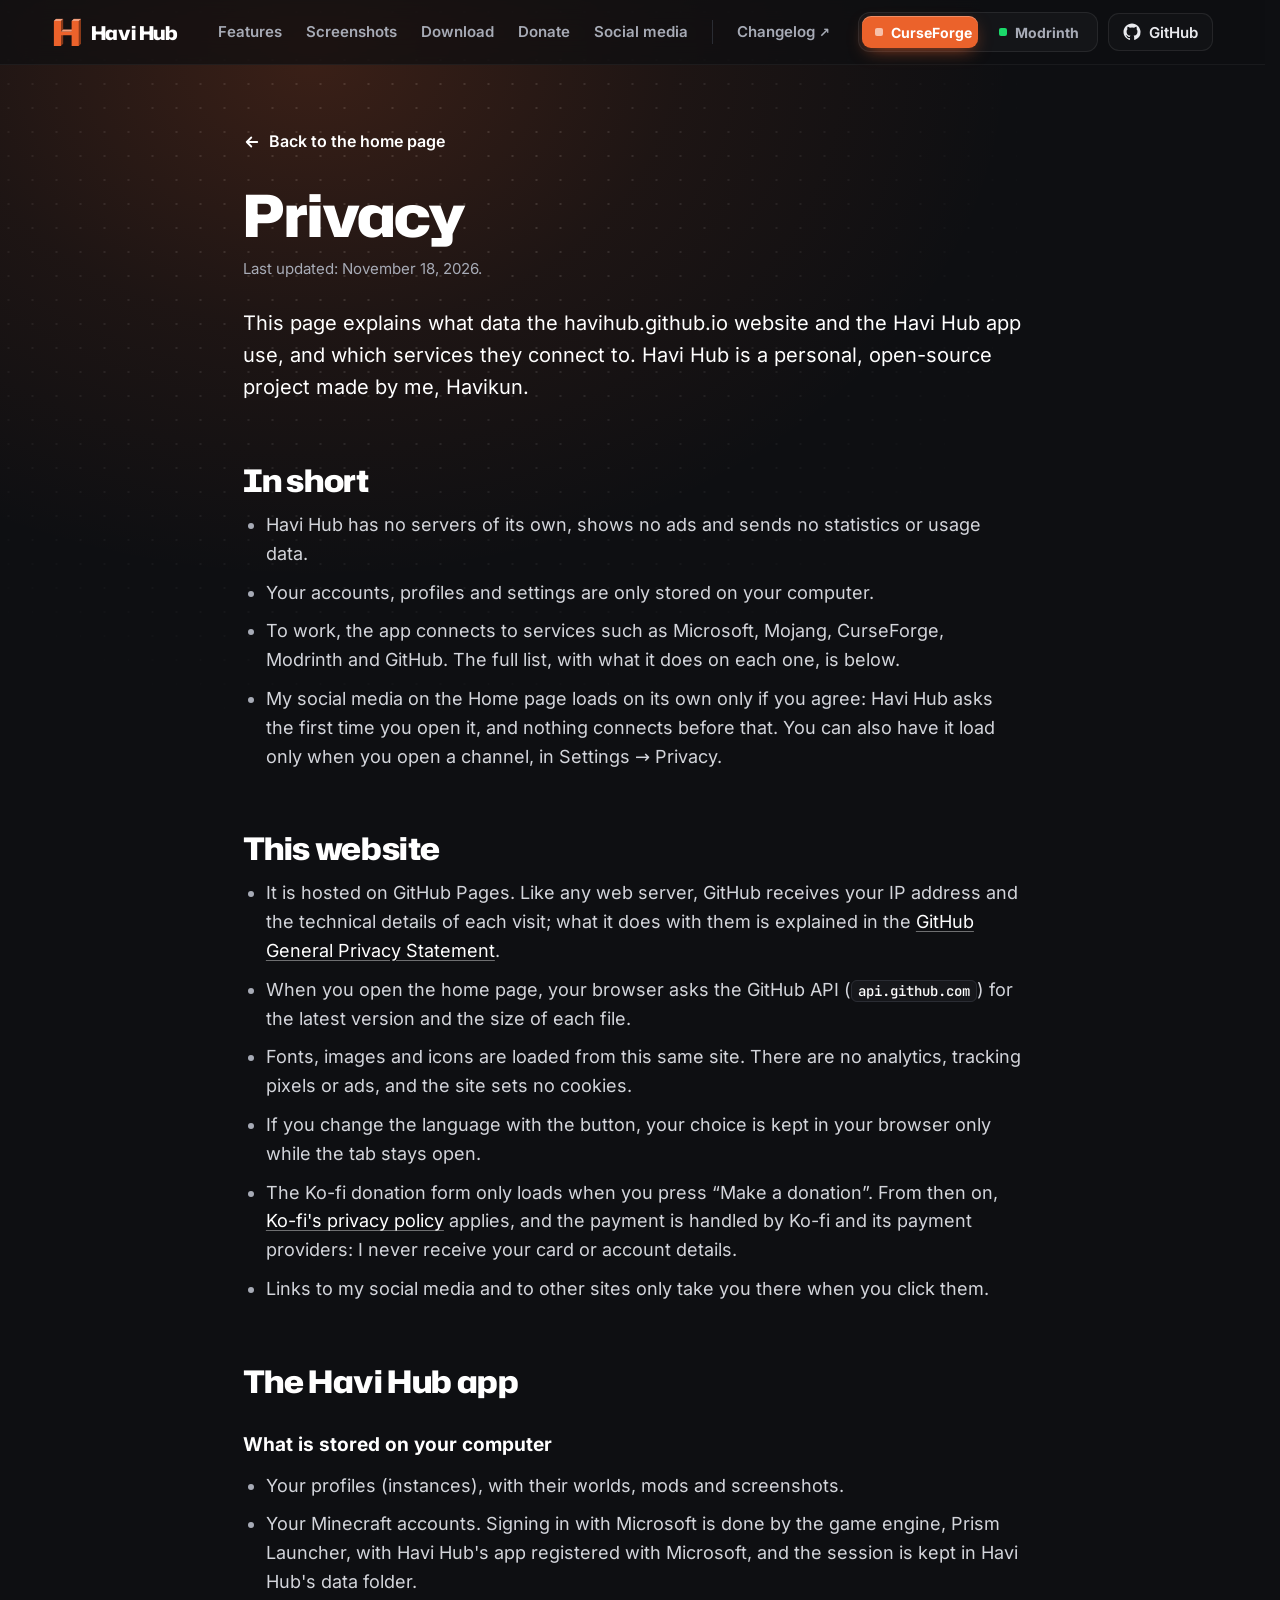
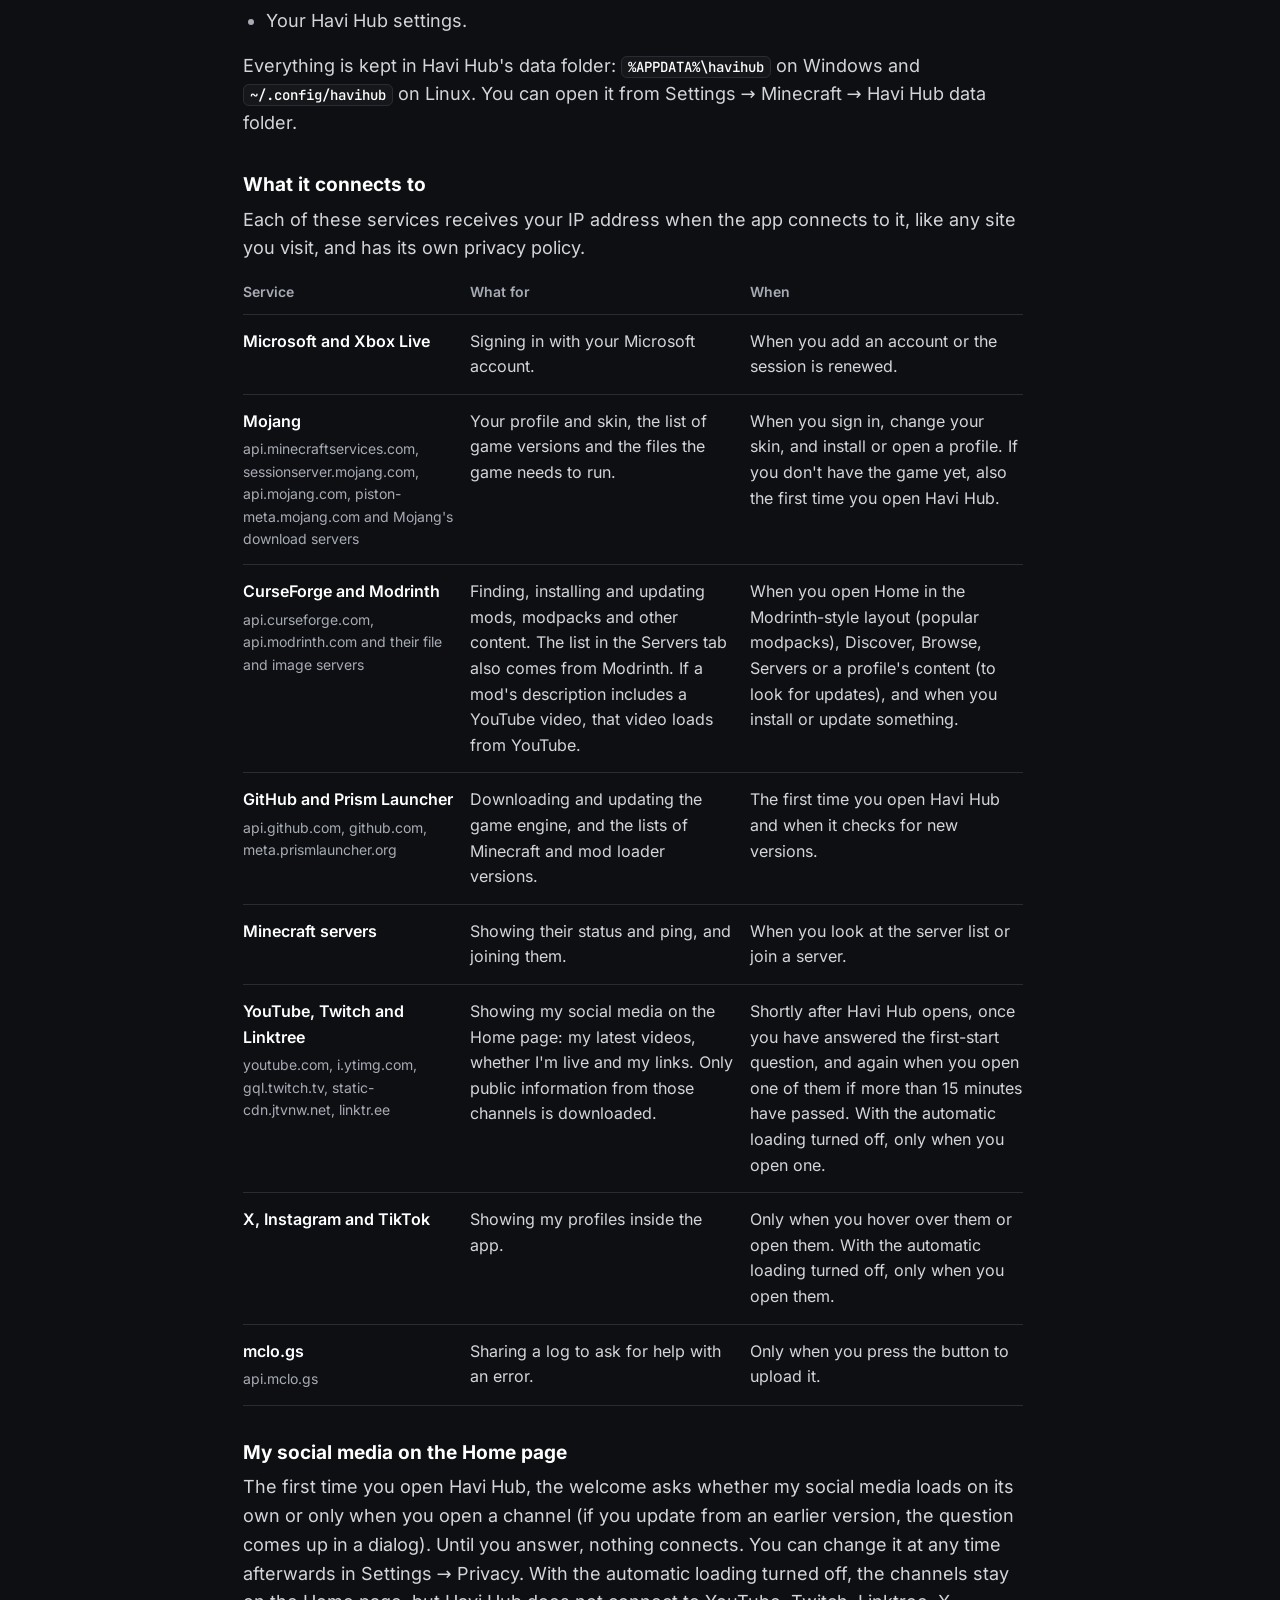
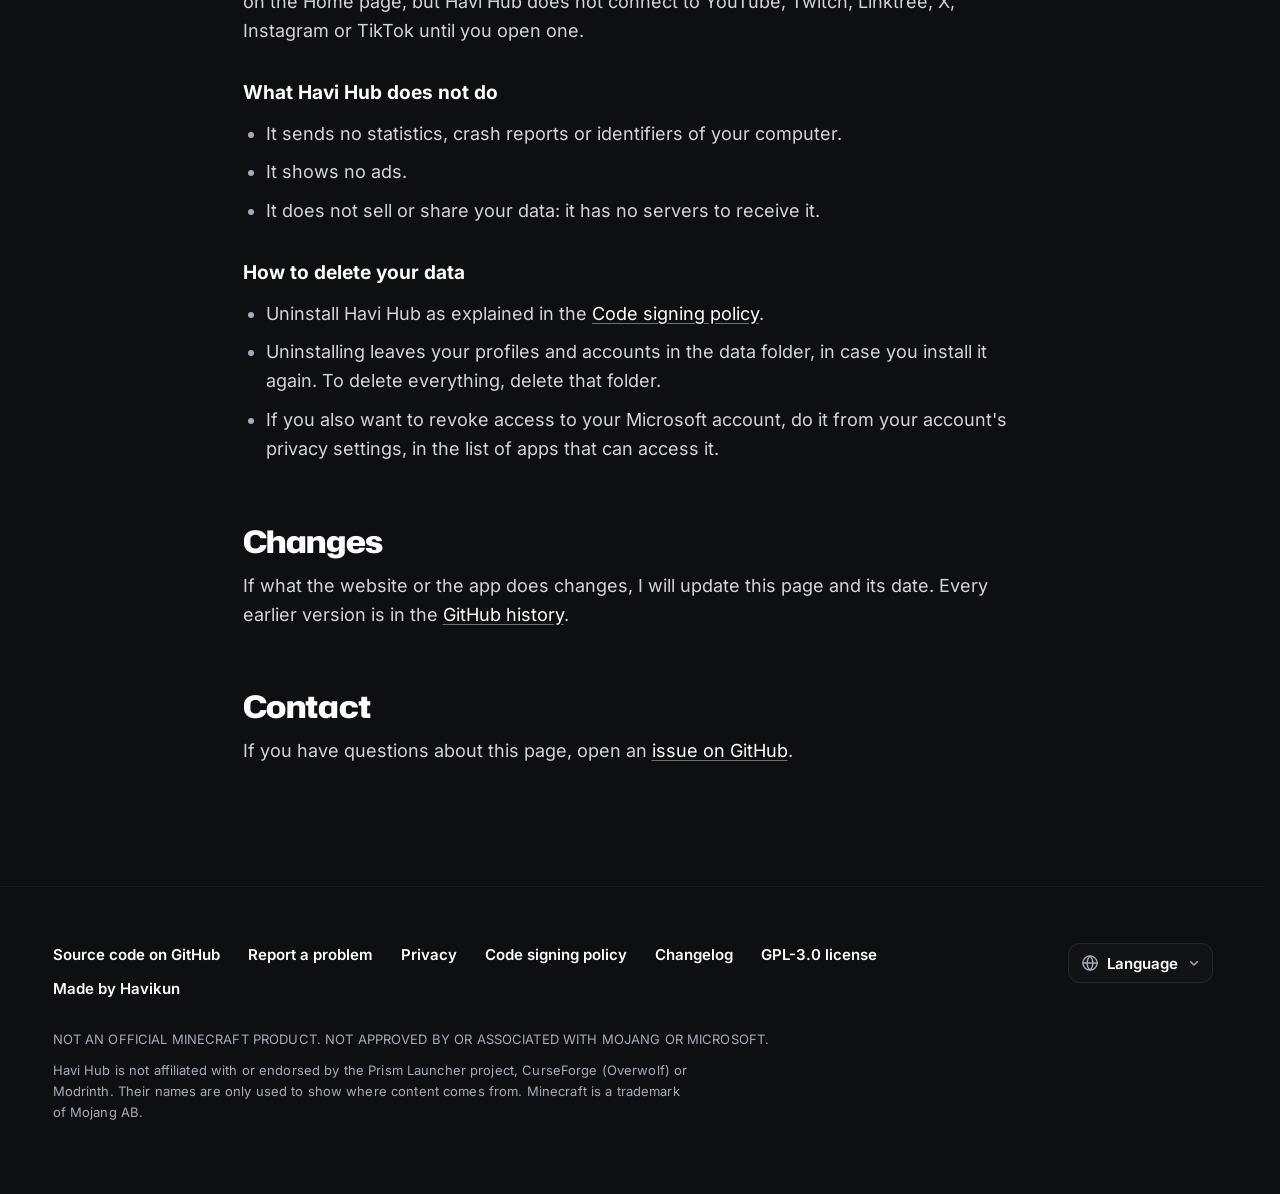
<file: privacy/index.html>
<!doctype html>
<html lang="es" data-en-doc-title="Privacy · Havi Hub">
<head>
<meta charset="utf-8">
<script>
// The language: the one picked with the button during this visit, or else the
// first of the browser's languages that the site is written in (English if none).
(function () {
  var l = null, s = null;
  try {
    var q = new URLSearchParams(location.search).get("lang");
    if (q === "es" || q === "en") sessionStorage.setItem("havihub-lang", q);
    l = sessionStorage.getItem("havihub-lang");
    s = sessionStorage.getItem("havihub-style");
    localStorage.removeItem("havihub-lang");
  } catch (e) {}
  document.documentElement.setAttribute("data-style", s === "mr" ? "mr" : "cf");
  if (l !== "es" && l !== "en") {
    var list = navigator.languages && navigator.languages.length ? navigator.languages : [navigator.language || ""];
    l = "en";
    for (var i = 0; i < list.length; i++) {
      var c = String(list[i]).slice(0, 2).toLowerCase();
      if (c === "es" || c === "en") { l = c; break; }
    }
  }
  document.documentElement.lang = l;
})();
</script>
<meta name="viewport" content="width=device-width, initial-scale=1">
<title>Privacidad · Havi Hub</title>
<meta name="description" content="Qué datos usan el sitio y la aplicación Havi Hub, y con qué servicios se conectan." data-en-content="What data the Havi Hub website and app use, and which services they connect to.">
<meta name="theme-color" content="#0e0f12">
<link rel="icon" href="/assets/favicon.svg" type="image/svg+xml">
<link rel="icon" href="/assets/icon-64.png" sizes="64x64" type="image/png">
<link rel="apple-touch-icon" href="/assets/icon-180.png">
<link rel="canonical" href="https://havihub.github.io/privacy/">
<meta property="og:type" content="website">
<meta property="og:site_name" content="Havi Hub">
<meta property="og:url" content="https://havihub.github.io/privacy/">
<meta property="og:title" content="Privacidad · Havi Hub">
<meta property="og:description" content="Qué datos usan el sitio y la aplicación Havi Hub, y con qué servicios se conectan.">
<meta property="og:image" content="https://havihub.github.io/assets/portada-1200x630.png">
<meta property="og:image:width" content="1200">
<meta property="og:image:height" content="630">
<meta property="og:image:alt" content="Havi Hub">
<meta name="twitter:card" content="summary_large_image">
<meta name="twitter:title" content="Privacidad · Havi Hub">
<meta name="twitter:description" content="Qué datos usan el sitio y la aplicación Havi Hub, y con qué servicios se conectan.">
<meta name="twitter:image" content="https://havihub.github.io/assets/portada-1200x630.png">
<link rel="preload" href="/assets/fonts/hubot-sans-latin-800-normal.woff2" as="font" type="font/woff2" crossorigin>
<link rel="stylesheet" href="/assets/site.css">
<script src="/assets/site.js" defer></script>
</head>
<body>
<svg class="sprite" aria-hidden="true"><symbol id="h-paths" viewBox="-0.5 -0.5 33 33"><path style="fill:var(--hr)" d="M8.35 2.55L11.00 -0.05L11.00 4.25L8.35 6.85ZM29.35 2.55L32.00 -0.05L32.00 4.25L29.35 6.85ZM8.35 6.75L11.00 4.15L11.00 8.45L8.35 11.05ZM29.35 6.75L32.00 4.15L32.00 8.45L29.35 11.05ZM8.35 10.95L11.00 8.35L11.00 12.65L8.35 15.25ZM29.35 10.95L32.00 8.35L32.00 12.65L29.35 15.25ZM29.35 15.15L32.00 12.55L32.00 16.85L29.35 19.45ZM8.35 19.35L11.00 16.75L11.00 21.05L8.35 23.65ZM29.35 19.35L32.00 16.75L32.00 21.05L29.35 23.65ZM8.35 23.55L11.00 20.95L11.00 25.25L8.35 27.85ZM29.35 23.55L32.00 20.95L32.00 25.25L29.35 27.85ZM8.35 27.75L11.00 25.15L11.00 29.45L8.35 32.05ZM29.35 27.75L32.00 25.15L32.00 29.45L29.35 32.05Z"/><path style="fill:var(--ht)" d="M-0.05 2.65L2.55 0.00L6.85 0.00L4.25 2.65ZM4.15 2.65L6.75 0.00L11.05 0.00L8.45 2.65ZM20.95 2.65L23.55 0.00L27.85 0.00L25.25 2.65ZM25.15 2.65L27.75 0.00L32.05 0.00L29.45 2.65ZM8.35 15.25L10.95 12.60L15.25 12.60L12.65 15.25ZM12.55 15.25L15.15 12.60L19.45 12.60L16.85 15.25ZM16.75 15.25L19.35 12.60L23.65 12.60L21.05 15.25Z"/><path style="fill:var(--hf)" d="M-0.05 2.55L4.25 2.55L4.25 6.85L-0.05 6.85ZM4.15 2.55L8.45 2.55L8.45 6.85L4.15 6.85ZM20.95 2.55L25.25 2.55L25.25 6.85L20.95 6.85ZM25.15 2.55L29.45 2.55L29.45 6.85L25.15 6.85ZM-0.05 6.75L4.25 6.75L4.25 11.05L-0.05 11.05ZM4.15 6.75L8.45 6.75L8.45 11.05L4.15 11.05ZM20.95 6.75L25.25 6.75L25.25 11.05L20.95 11.05ZM25.15 6.75L29.45 6.75L29.45 11.05L25.15 11.05ZM-0.05 10.95L4.25 10.95L4.25 15.25L-0.05 15.25ZM4.15 10.95L8.45 10.95L8.45 15.25L4.15 15.25ZM20.95 10.95L25.25 10.95L25.25 15.25L20.95 15.25ZM25.15 10.95L29.45 10.95L29.45 15.25L25.15 15.25ZM-0.05 15.15L4.25 15.15L4.25 19.45L-0.05 19.45ZM4.15 15.15L8.45 15.15L8.45 19.45L4.15 19.45ZM8.35 15.15L12.65 15.15L12.65 19.45L8.35 19.45ZM12.55 15.15L16.85 15.15L16.85 19.45L12.55 19.45ZM16.75 15.15L21.05 15.15L21.05 19.45L16.75 19.45ZM20.95 15.15L25.25 15.15L25.25 19.45L20.95 19.45ZM25.15 15.15L29.45 15.15L29.45 19.45L25.15 19.45ZM-0.05 19.35L4.25 19.35L4.25 23.65L-0.05 23.65ZM4.15 19.35L8.45 19.35L8.45 23.65L4.15 23.65ZM20.95 19.35L25.25 19.35L25.25 23.65L20.95 23.65ZM25.15 19.35L29.45 19.35L29.45 23.65L25.15 23.65ZM-0.05 23.55L4.25 23.55L4.25 27.85L-0.05 27.85ZM4.15 23.55L8.45 23.55L8.45 27.85L4.15 27.85ZM20.95 23.55L25.25 23.55L25.25 27.85L20.95 27.85ZM25.15 23.55L29.45 23.55L29.45 27.85L25.15 27.85ZM-0.05 27.75L4.25 27.75L4.25 32.05L-0.05 32.05ZM4.15 27.75L8.45 27.75L8.45 32.05L4.15 32.05ZM20.95 27.75L25.25 27.75L25.25 32.05L20.95 32.05ZM25.15 27.75L29.45 27.75L29.45 32.05L25.15 32.05Z"/></symbol></svg>
<div class="backdrop" aria-hidden="true"></div>
<a class="skip" href="#main"><span data-l="es">Saltar al contenido</span><span data-l="en">Skip to content</span></a>

<header class="top">
  <div class="wrap">
    <a class="brand" href="/"><svg class="h-mark" viewBox="-0.5 -0.5 33 33" aria-hidden="true"><use href="#h-paths"/></svg>Havi Hub</a>
    <nav aria-label="Secciones" data-en-aria-label="Sections">
      <a href="/#funciones"><span data-l="es">Funciones</span><span data-l="en">Features</span></a>
      <a href="/#capturas"><span data-l="es">Capturas</span><span data-l="en">Screenshots</span></a>
      <a href="/#descargar"><span data-l="es">Descargar</span><span data-l="en">Download</span></a>
      <a href="/#donaciones"><span data-l="es">Donaciones</span><span data-l="en">Donate</span></a>
      <a href="/#redes"><span data-l="es">Redes</span><span data-l="en">Social media</span></a>
      <a class="nav-ext" href="/changelog/">Changelog<span class="ext" aria-hidden="true">↗</span></a>
    </nav>
    <div class="top-end">
      <div class="seg" role="radiogroup" aria-label="Estilo" data-en-aria-label="Style"><button class="seg-opt" type="button" role="radio" data-style-pick="cf" aria-checked="true"><span class="seg-dot" aria-hidden="true"></span>CurseForge</button><button class="seg-opt" type="button" role="radio" data-style-pick="mr" aria-checked="false" tabindex="-1"><span class="seg-dot" aria-hidden="true"></span>Modrinth</button></div>
      <a class="chip chip-gh" href="https://github.com/havihub/HaviHub" aria-label="GitHub"><svg viewBox="0 0 24 24" aria-hidden="true"><path fill="currentColor" d="M12 .5C5.73.5.67 5.56.67 11.83c0 5.01 3.25 9.26 7.76 10.76.57.1.78-.25.78-.55v-1.93c-3.16.69-3.82-1.52-3.82-1.52-.52-1.31-1.26-1.66-1.26-1.66-1.03-.7.08-.69.08-.69 1.14.08 1.74 1.17 1.74 1.17 1.01 1.73 2.66 1.23 3.31.94.1-.73.4-1.23.72-1.52-2.52-.29-5.17-1.26-5.17-5.6 0-1.24.44-2.25 1.17-3.04-.12-.29-.51-1.44.11-3 0 0 .95-.31 3.12 1.16a10.8 10.8 0 0 1 5.68 0c2.16-1.47 3.11-1.16 3.11-1.16.62 1.56.23 2.71.11 3 .73.79 1.17 1.8 1.17 3.04 0 4.35-2.66 5.31-5.19 5.59.41.35.77 1.04.77 2.1v3.11c0 .3.2.66.79.55a11.17 11.17 0 0 0 7.75-10.76C23.33 5.56 18.27.5 12 .5Z"/></svg><span>GitHub</span></a>
    </div>
  </div>
</header>

<main id="main" class="doc">
  <div class="wrap">
    <a class="back" href="/"><svg viewBox="0 0 24 24" aria-hidden="true"><path fill="none" stroke="currentColor" stroke-width="2.4" stroke-linecap="round" stroke-linejoin="round" d="M19 12H5m6-6-6 6 6 6"/></svg><span data-l="es">Volver al inicio</span><span data-l="en">Back to the home page</span></a>

    <!-- ===================================================== Español -->
    <article data-l="es">
      <h1>Privacidad</h1>
      <p class="updated">Última actualización: 18 de noviembre de 2026.</p>
      <p class="lead">Esta página explica qué datos usan el sitio havihub.github.io y la aplicación Havi Hub, y con qué servicios se conectan. Havi Hub es un proyecto personal y de código abierto que hago yo, Havikun.</p>

      <h2>En resumen</h2>
      <ul>
        <li>Havi Hub no tiene servidores propios, no muestra anuncios y no envía estadísticas ni datos de uso.</li>
        <li>Tus cuentas, perfiles y ajustes se guardan solo en tu computador.</li>
        <li>Para funcionar, la aplicación se conecta a servicios como Microsoft, Mojang, CurseForge, Modrinth y GitHub. Más abajo está la lista completa, con lo que hace en cada uno.</li>
        <li>Mis redes en la página de Inicio se cargan solas solo si lo aceptas: la primera vez que abres Havi Hub te lo pregunta, y antes de eso no se conectan. También puedes hacer que se carguen solo cuando abres una, en Ajustes → Privacidad.</li>
      </ul>

      <h2>Este sitio web</h2>
      <ul>
        <li>Está alojado en GitHub Pages. Como cualquier servidor web, GitHub recibe tu dirección IP y los datos técnicos de cada visita; lo que hace con ellos lo explica la <a href="https://docs.github.com/es/site-policy/privacy-policies/github-general-privacy-statement">Declaración de privacidad de GitHub</a>.</li>
        <li>Al abrir la página principal, tu navegador consulta la API de GitHub (<code>api.github.com</code>) para mostrar la última versión y el tamaño de cada archivo.</li>
        <li>Las fuentes, imágenes e íconos se cargan desde este mismo sitio. No hay analíticas, píxeles de seguimiento ni publicidad, y el sitio no guarda cookies.</li>
        <li>Si cambias el idioma con el botón, tu elección se guarda en tu navegador solo mientras la pestaña siga abierta.</li>
        <li>El formulario de donaciones de Ko-fi se carga solo cuando presionas «Hacer una donación». Desde ese momento rige la <a href="https://more.ko-fi.com/privacy">política de privacidad de Ko-fi</a>, y el pago lo procesan Ko-fi y sus proveedores de pago: yo no recibo los datos de tu tarjeta ni de tu cuenta.</li>
        <li>Los enlaces a mis redes y a otros sitios solo te llevan a ellos cuando haces clic.</li>
      </ul>

      <h2>La aplicación Havi Hub</h2>
      <h3>Lo que se guarda en tu computador</h3>
      <ul>
        <li>Tus perfiles (instancias), con sus mundos, mods y capturas.</li>
        <li>Tus cuentas de Minecraft. El inicio de sesión con Microsoft lo hace el motor de juego, Prism Launcher, con la aplicación de Havi Hub registrada en Microsoft, y la sesión queda guardada en la carpeta de datos de Havi Hub.</li>
        <li>Tus ajustes de Havi Hub.</li>
      </ul>
      <p>Todo queda en la carpeta de datos de Havi Hub: <code>%APPDATA%\havihub</code> en Windows y <code>~/.config/havihub</code> en Linux. Puedes abrirla desde Ajustes → Minecraft → Carpeta de datos de Havi Hub.</p>

      <h3>Con qué se conecta</h3>
      <p>Cada uno de estos servicios recibe tu dirección IP al conectarse, como cualquier sitio que visitas, y tiene su propia política de privacidad.</p>
      <table class="conn">
        <thead><tr><th>Servicio</th><th>Para qué</th><th>Cuándo</th></tr></thead>
        <tbody>
          <tr><td>Microsoft y Xbox Live</td><td>Iniciar sesión con tu cuenta de Microsoft.</td><td>Cuando agregas una cuenta o se renueva la sesión.</td></tr>
          <tr><td>Mojang<span class="hosts">api.minecraftservices.com, sessionserver.mojang.com, api.mojang.com, piston-meta.mojang.com y los servidores de descarga de Mojang</span></td><td>Tu perfil y tu skin, la lista de versiones del juego y los archivos que necesita para jugar.</td><td>Al iniciar sesión, al cambiar tu skin y al instalar o abrir un perfil. Si no tienes el juego, también la primera vez que abres Havi Hub.</td></tr>
          <tr><td>CurseForge y Modrinth<span class="hosts">api.curseforge.com, api.modrinth.com y sus servidores de archivos e imágenes</span></td><td>Buscar, instalar y actualizar mods, modpacks y otros contenidos. La lista de la pestaña Servidores también viene de Modrinth. Si la descripción de un mod trae un video de YouTube, ese video se carga desde YouTube.</td><td>Cuando abres Inicio en el diseño de Modrinth (modpacks populares), Descubrir, Explorar, Servidores o el contenido de un perfil (para buscar actualizaciones), y cuando instalas o actualizas algo.</td></tr>
          <tr><td>GitHub y Prism Launcher<span class="hosts">api.github.com, github.com, meta.prismlauncher.org</span></td><td>Descargar y actualizar el motor de juego, y las listas de versiones de Minecraft y de los cargadores de mods.</td><td>La primera vez que abres Havi Hub y cuando revisa si hay versiones nuevas.</td></tr>
          <tr><td>Servidores de Minecraft</td><td>Mostrar su estado y su ping, y entrar a jugar.</td><td>Cuando ves la lista de servidores o entras a uno.</td></tr>
          <tr><td>YouTube, Twitch y Linktree<span class="hosts">youtube.com, i.ytimg.com, gql.twitch.tv, static-cdn.jtvnw.net, linktr.ee</span></td><td>Mostrar mis redes en Inicio: mis últimos videos, si estoy en vivo y mis enlaces. Solo se descarga información pública de esos canales.</td><td>Poco después de abrir Havi Hub, una vez que respondiste la pregunta del primer inicio, y de nuevo al abrir una de ellas si pasaron más de 15 minutos. Con la carga automática desactivada, solo cuando abres una.</td></tr>
          <tr><td>X, Instagram y TikTok</td><td>Mostrar mis perfiles dentro de la aplicación.</td><td>Solo cuando pasas el mouse sobre ellos o los abres. Con la carga automática desactivada, solo cuando los abres.</td></tr>
          <tr><td>mclo.gs<span class="hosts">api.mclo.gs</span></td><td>Compartir un log para pedir ayuda con un error.</td><td>Solo cuando presionas el botón para subirlo.</td></tr>
        </tbody>
      </table>

      <h3>Mis redes en Inicio</h3>
      <p>La primera vez que abres Havi Hub, la bienvenida te pregunta si mis redes se cargan solas o solo cuando abres una (si actualizas desde una versión anterior, la pregunta aparece en un aviso). Hasta que respondas, no se conectan a nada. Después puedes cambiarlo cuando quieras en Ajustes → Privacidad. Con la carga automática desactivada, las redes siguen en Inicio, pero Havi Hub no se conecta a YouTube, Twitch, Linktree, X, Instagram ni TikTok hasta que abras una.</p>

      <h3>Lo que Havi Hub no hace</h3>
      <ul>
        <li>No envía estadísticas, informes de errores ni identificadores de tu equipo.</li>
        <li>No muestra anuncios.</li>
        <li>No vende ni comparte tus datos: no tiene servidores donde recibirlos.</li>
      </ul>

      <h3>Cómo borrar tus datos</h3>
      <ul>
        <li>Desinstala Havi Hub como se explica en la <a href="/code-signing-policy/#desinstalar">Code signing policy</a>.</li>
        <li>Al desinstalarlo, tus perfiles y cuentas se quedan en la carpeta de datos, por si lo vuelves a instalar. Para borrar todo, elimina esa carpeta.</li>
        <li>Si también quieres revocar el acceso a tu cuenta de Microsoft, hazlo desde la configuración de privacidad de tu cuenta, en la lista de aplicaciones que tienen acceso a ella.</li>
      </ul>

      <h2>Cambios</h2>
      <p>Si cambia lo que hacen el sitio o la aplicación, actualizaré esta página y su fecha. Todas las versiones anteriores están en el <a href="https://github.com/havihub/havihub.github.io/commits/main/privacy/index.html">historial de GitHub</a>.</p>

      <h2>Contacto</h2>
      <p>Si tienes dudas sobre esta página, abre un <a href="https://github.com/havihub/HaviHub/issues">issue en GitHub</a>.</p>
    </article>

    <!-- ===================================================== English -->
    <article data-l="en">
      <h1>Privacy</h1>
      <p class="updated">Last updated: November 18, 2026.</p>
      <p class="lead">This page explains what data the havihub.github.io website and the Havi Hub app use, and which services they connect to. Havi Hub is a personal, open-source project made by me, Havikun.</p>

      <h2>In short</h2>
      <ul>
        <li>Havi Hub has no servers of its own, shows no ads and sends no statistics or usage data.</li>
        <li>Your accounts, profiles and settings are only stored on your computer.</li>
        <li>To work, the app connects to services such as Microsoft, Mojang, CurseForge, Modrinth and GitHub. The full list, with what it does on each one, is below.</li>
        <li>My social media on the Home page loads on its own only if you agree: Havi Hub asks the first time you open it, and nothing connects before that. You can also have it load only when you open a channel, in Settings → Privacy.</li>
      </ul>

      <h2>This website</h2>
      <ul>
        <li>It is hosted on GitHub Pages. Like any web server, GitHub receives your IP address and the technical details of each visit; what it does with them is explained in the <a href="https://docs.github.com/en/site-policy/privacy-policies/github-general-privacy-statement">GitHub General Privacy Statement</a>.</li>
        <li>When you open the home page, your browser asks the GitHub API (<code>api.github.com</code>) for the latest version and the size of each file.</li>
        <li>Fonts, images and icons are loaded from this same site. There are no analytics, tracking pixels or ads, and the site sets no cookies.</li>
        <li>If you change the language with the button, your choice is kept in your browser only while the tab stays open.</li>
        <li>The Ko-fi donation form only loads when you press “Make a donation”. From then on, <a href="https://more.ko-fi.com/privacy">Ko-fi's privacy policy</a> applies, and the payment is handled by Ko-fi and its payment providers: I never receive your card or account details.</li>
        <li>Links to my social media and to other sites only take you there when you click them.</li>
      </ul>

      <h2>The Havi Hub app</h2>
      <h3>What is stored on your computer</h3>
      <ul>
        <li>Your profiles (instances), with their worlds, mods and screenshots.</li>
        <li>Your Minecraft accounts. Signing in with Microsoft is done by the game engine, Prism Launcher, with Havi Hub's app registered with Microsoft, and the session is kept in Havi Hub's data folder.</li>
        <li>Your Havi Hub settings.</li>
      </ul>
      <p>Everything is kept in Havi Hub's data folder: <code>%APPDATA%\havihub</code> on Windows and <code>~/.config/havihub</code> on Linux. You can open it from Settings → Minecraft → Havi Hub data folder.</p>

      <h3>What it connects to</h3>
      <p>Each of these services receives your IP address when the app connects to it, like any site you visit, and has its own privacy policy.</p>
      <table class="conn">
        <thead><tr><th>Service</th><th>What for</th><th>When</th></tr></thead>
        <tbody>
          <tr><td>Microsoft and Xbox Live</td><td>Signing in with your Microsoft account.</td><td>When you add an account or the session is renewed.</td></tr>
          <tr><td>Mojang<span class="hosts">api.minecraftservices.com, sessionserver.mojang.com, api.mojang.com, piston-meta.mojang.com and Mojang's download servers</span></td><td>Your profile and skin, the list of game versions and the files the game needs to run.</td><td>When you sign in, change your skin, and install or open a profile. If you don't have the game yet, also the first time you open Havi Hub.</td></tr>
          <tr><td>CurseForge and Modrinth<span class="hosts">api.curseforge.com, api.modrinth.com and their file and image servers</span></td><td>Finding, installing and updating mods, modpacks and other content. The list in the Servers tab also comes from Modrinth. If a mod's description includes a YouTube video, that video loads from YouTube.</td><td>When you open Home in the Modrinth-style layout (popular modpacks), Discover, Browse, Servers or a profile's content (to look for updates), and when you install or update something.</td></tr>
          <tr><td>GitHub and Prism Launcher<span class="hosts">api.github.com, github.com, meta.prismlauncher.org</span></td><td>Downloading and updating the game engine, and the lists of Minecraft and mod loader versions.</td><td>The first time you open Havi Hub and when it checks for new versions.</td></tr>
          <tr><td>Minecraft servers</td><td>Showing their status and ping, and joining them.</td><td>When you look at the server list or join a server.</td></tr>
          <tr><td>YouTube, Twitch and Linktree<span class="hosts">youtube.com, i.ytimg.com, gql.twitch.tv, static-cdn.jtvnw.net, linktr.ee</span></td><td>Showing my social media on the Home page: my latest videos, whether I'm live and my links. Only public information from those channels is downloaded.</td><td>Shortly after Havi Hub opens, once you have answered the first-start question, and again when you open one of them if more than 15 minutes have passed. With the automatic loading turned off, only when you open one.</td></tr>
          <tr><td>X, Instagram and TikTok</td><td>Showing my profiles inside the app.</td><td>Only when you hover over them or open them. With the automatic loading turned off, only when you open them.</td></tr>
          <tr><td>mclo.gs<span class="hosts">api.mclo.gs</span></td><td>Sharing a log to ask for help with an error.</td><td>Only when you press the button to upload it.</td></tr>
        </tbody>
      </table>

      <h3>My social media on the Home page</h3>
      <p>The first time you open Havi Hub, the welcome asks whether my social media loads on its own or only when you open a channel (if you update from an earlier version, the question comes up in a dialog). Until you answer, nothing connects. You can change it at any time afterwards in Settings → Privacy. With the automatic loading turned off, the channels stay on the Home page, but Havi Hub does not connect to YouTube, Twitch, Linktree, X, Instagram or TikTok until you open one.</p>

      <h3>What Havi Hub does not do</h3>
      <ul>
        <li>It sends no statistics, crash reports or identifiers of your computer.</li>
        <li>It shows no ads.</li>
        <li>It does not sell or share your data: it has no servers to receive it.</li>
      </ul>

      <h3>How to delete your data</h3>
      <ul>
        <li>Uninstall Havi Hub as explained in the <a href="/code-signing-policy/#uninstall">Code signing policy</a>.</li>
        <li>Uninstalling leaves your profiles and accounts in the data folder, in case you install it again. To delete everything, delete that folder.</li>
        <li>If you also want to revoke access to your Microsoft account, do it from your account's privacy settings, in the list of apps that can access it.</li>
      </ul>

      <h2>Changes</h2>
      <p>If what the website or the app does changes, I will update this page and its date. Every earlier version is in the <a href="https://github.com/havihub/havihub.github.io/commits/main/privacy/index.html">GitHub history</a>.</p>

      <h2>Contact</h2>
      <p>If you have questions about this page, open an <a href="https://github.com/havihub/HaviHub/issues">issue on GitHub</a>.</p>
    </article>
  </div>
</main>

<footer>
  <div class="wrap">
    <div class="foot-row">
      <div class="links">
        <a href="https://github.com/havihub/HaviHub"><span data-l="es">Código en GitHub</span><span data-l="en">Source code on GitHub</span></a>
        <a href="https://github.com/havihub/HaviHub/issues"><span data-l="es">Reportar un problema</span><span data-l="en">Report a problem</span></a>
        <a href="/privacy/"><span data-l="es">Privacidad</span><span data-l="en">Privacy</span></a>
        <a href="/code-signing-policy/">Code signing policy</a>
        <a href="/changelog/">Changelog</a>
        <a href="https://github.com/havihub/HaviHub/blob/main/LICENSE"><span data-l="es">Licencia GPL-3.0</span><span data-l="en">GPL-3.0 license</span></a>
        <a href="https://linktr.ee/havikunn"><span data-l="es">Hecho por Havikun</span><span data-l="en">Made by Havikun</span></a>
      </div>
      <div class="lang-menu"><button class="lang-btn" type="button" aria-haspopup="true" aria-expanded="false" aria-controls="lang-list"><svg class="globe" viewBox="0 0 24 24" aria-hidden="true"><g fill="none" stroke="currentColor" stroke-width="1.8" stroke-linecap="round" stroke-linejoin="round"><circle cx="12" cy="12" r="9.5"/><path d="M2.5 12h19M12 2.5c2.6 2.6 3.9 5.8 3.9 9.5s-1.3 6.9-3.9 9.5c-2.6-2.6-3.9-5.8-3.9-9.5S9.4 5.1 12 2.5Z"/></g></svg><span data-l="es">Idioma</span><span data-l="en">Language</span><svg class="chev" viewBox="0 0 24 24" aria-hidden="true"><path fill="none" stroke="currentColor" stroke-width="2.2" stroke-linecap="round" stroke-linejoin="round" d="m7 10 5 5 5-5"/></svg></button><ul class="lang-list" id="lang-list" aria-label="Idioma" data-en-aria-label="Language"><li><button type="button" data-lang-pick="es" lang="es" aria-pressed="true">Español</button></li><li><button type="button" data-lang-pick="en" lang="en" aria-pressed="false">English</button></li></ul></div>
    </div>
    <p class="legal">NOT AN OFFICIAL MINECRAFT PRODUCT. NOT APPROVED BY OR ASSOCIATED WITH MOJANG OR MICROSOFT.</p>
    <p class="legal"><span data-l="es">Havi Hub no está afiliado ni respaldado por el proyecto Prism Launcher, CurseForge (Overwolf) ni Modrinth. Sus nombres se usan solo para indicar de dónde viene cada contenido. Minecraft es una marca de Mojang AB.</span><span data-l="en">Havi Hub is not affiliated with or endorsed by the Prism Launcher project, CurseForge (Overwolf) or Modrinth. Their names are only used to show where content comes from. Minecraft is a trademark of Mojang AB.</span></p>
  </div>
</footer>
</body>
</html>
</file>
<file: assets/site.css>
/* Havi Hub website: the styles shared by every page */

@font-face { font-family: "Hubot Sans"; font-weight: 800; font-display: swap; src: url("/assets/fonts/hubot-sans-latin-800-normal.woff2") format("woff2"); }
@font-face { font-family: "Inter"; font-weight: 400; font-display: swap; src: url("/assets/fonts/inter-latin-400-normal.woff2") format("woff2"); }
@font-face { font-family: "Inter"; font-weight: 600; font-display: swap; src: url("/assets/fonts/inter-latin-600-normal.woff2") format("woff2"); }
@font-face { font-family: "Inter"; font-weight: 700; font-display: swap; src: url("/assets/fonts/inter-latin-700-normal.woff2") format("woff2"); }
@font-face { font-family: "JetBrains Mono"; font-weight: 500; font-display: swap; src: url("/assets/fonts/jetbrains-mono-latin-500-normal.woff2") format("woff2"); }

/* where the line between the two layouts is, so it can glide when clicked */
@property --pos { syntax: "<percentage>"; inherits: true; initial-value: 50%; }

:root {
  /* the colours of the app's own first-start welcome */
  --night: #0e0f12;
  --panel: #16171b;
  --line: #2a2c33;
  --line-strong: #454955;
  --hair: rgba(255, 255, 255, 0.08);
  --hair-soft: rgba(255, 255, 255, 0.05);
  --text: #e9eaee;
  --muted: #a7abb6;
  --ember: #eb622b;      /* the H of the app's icon */
  --leaf: #1bd96a;       /* the Modrinth-style layout */
  --display: "Hubot Sans", "Arial Black", system-ui, sans-serif;
  --body: "Inter", "Segoe UI", system-ui, sans-serif;
  --mono: "JetBrains Mono", ui-monospace, "Cascadia Mono", Consolas, "Liberation Mono", monospace;
  --wrap: 1160px;
  --ease: cubic-bezier(0.2, 0.7, 0.2, 1);
  --card: linear-gradient(180deg, rgba(255, 255, 255, 0.04), rgba(255, 255, 255, 0.012) 55%);
  --deep: 0 50px 110px -40px rgba(0, 0, 0, 0.95), 0 22px 44px -22px rgba(0, 0, 0, 0.7);
  /* the style being shown: CurseForge's orange (the app's own H) or Modrinth's green */
  --accent: var(--ember);
  --accent-rgb: 235, 98, 43;
  --accent-ink: #fff;
  --accent-soft: #ffad85;
  --hf: #eb622b; --ht: #f39e7c; --hr: #883919;      /* the H: front, top, side */
  --m-fd: #d9561f; --m-t2: #f08a5c; --m-sd: #7a3316; /* the mug's darker and lighter shades */
}
html[data-style="mr"] {
  --accent: var(--leaf);
  --accent-rgb: 27, 217, 106;
  --accent-ink: #0e0f12;
  --accent-soft: #7ff0ad;
  --hf: #1bd96a; --ht: #72e7a3; --hr: #107e3d;
  --m-fd: #18c35f; --m-t2: #54e28f; --m-sd: #0e7137;
}

/* Every text is written in both languages; only the page's language shows.
   The same goes for what differs between the two styles. */
html[lang="es"] [data-l="en"],
html[lang="en"] [data-l="es"],
html[data-style="cf"] [data-s="mr"],
html[data-style="mr"] [data-s="cf"] { display: none !important; }

* { box-sizing: border-box; }
[hidden] { display: none !important; }
html { scroll-behavior: smooth; scroll-padding-top: 64px; scrollbar-gutter: stable; -webkit-text-size-adjust: 100%; }
html.lb-lock { overflow: hidden; }
body {
  position: relative;
  margin: 0;
  background: var(--night);
  color: var(--text);
  font: 400 18px/1.6 var(--body);
  -webkit-font-smoothing: antialiased;
}
img { display: block; max-width: 100%; height: auto; }
a { color: inherit; }
::selection { background: rgba(var(--accent-rgb), 0.35); }
.sprite { position: absolute; width: 0; height: 0; overflow: hidden; }
.h-mark { display: block; }
.h-mr { --hf: #1bd96a; --ht: #72e7a3; --hr: #107e3d; }
.h-cf { --hf: #eb622b; --ht: #f39e7c; --hr: #883919; }
p { margin: 0; }
h3 { margin: 0; }
button { font: inherit; }
:focus-visible { outline: 3px solid #4f9cff; outline-offset: 3px; border-radius: 4px; }
.wrap { width: min(var(--wrap), 100% - 48px); margin-inline: auto; }
/* the glows may reach past the sides of the window, but never make it scroll sideways */
main { overflow-x: hidden; overflow-x: clip; }

/* file types, mod loaders, versions and checksums */
.mono { font-family: var(--mono); font-weight: 500; font-size: 0.86em; letter-spacing: -0.01em; font-variant-ligatures: none; }

/* square marks in the colour of each source, like the blocks of the H */
.dot { display: inline-block; flex: none; width: 8px; height: 8px; border-radius: 2px; }
.dot-cf { background: var(--ember); }
.dot-mr { background: var(--leaf); }
.dot-pl { background: #9ba1ae; }

.sr { position: absolute; width: 1px; height: 1px; overflow: hidden; clip: rect(0 0 0 0); white-space: nowrap; }
.skip { position: absolute; left: -999px; top: 8px; padding: 8px 14px; background: #fff; color: #000; border-radius: 8px; z-index: 10; }
.skip:focus { left: 12px; }

::view-transition-old(root),
::view-transition-new(root) { animation-duration: 0.3s; }
html.vt-style::view-transition-old(root),
html.vt-style::view-transition-new(root) { animation-duration: 0.5s; animation-timing-function: ease; }

/* ------------------------------------------------------------ background */
/* a grid of dots that fades out towards the edges, lit from behind the title
   in the colour of the style being shown */
.backdrop { position: absolute; top: 0; left: 0; right: 0; height: 1240px; overflow: hidden; pointer-events: none; z-index: -1; }
.backdrop::before {
  content: "";
  position: absolute;
  inset: 0;
  background: radial-gradient(circle, rgba(255, 255, 255, 0.13) 1px, transparent 1.6px) 50% 0 / 24px 24px;
  -webkit-mask-image: radial-gradient(ellipse 72% 62% at 32% 16%, #000 15%, transparent 72%);
  mask-image: radial-gradient(ellipse 72% 62% at 32% 16%, #000 15%, transparent 72%);
}
.backdrop::after {
  content: "";
  position: absolute;
  top: -460px;
  left: calc(50% - 1020px);
  width: 1400px;
  height: 1040px;
  background: radial-gradient(closest-side, rgba(var(--accent-rgb), 0.2), rgba(var(--accent-rgb), 0.07) 52%, transparent);
}

/* ------------------------------------------------------------ top bar */
.top { position: sticky; top: 0; z-index: 5; background: rgba(14, 15, 18, 0.74); backdrop-filter: saturate(150%) blur(14px); -webkit-backdrop-filter: saturate(150%) blur(14px); border-bottom: 1px solid var(--hair-soft); }
.top .wrap { display: flex; align-items: center; gap: 28px; height: 64px; }
.brand { display: flex; align-items: center; gap: 10px; flex: none; text-decoration: none; font: 800 19px var(--display); letter-spacing: -0.01em; color: #fff; }
.brand .h-mark { width: 28px; height: 28px; }
.top nav { display: flex; align-items: center; gap: 24px; margin-left: 12px; }
@media (max-width: 1180px) { .top nav { gap: 18px; margin-left: 0; } .top nav .nav-ext { padding-left: 18px; } .top .wrap { gap: 20px; } .chip-gh { width: 40px; padding: 0; justify-content: center; } .chip-gh span { display: none; } }
@media (max-width: 1060px) { .top nav a:not(.nav-ext) { display: none; } .top nav .nav-ext { padding-left: 14px; } }
.top nav a { flex: none; white-space: nowrap; text-decoration: none; color: var(--muted); font-size: 15px; font-weight: 600; transition: color 0.15s; }
.top nav a:hover { color: #fff; }
.top nav .nav-ext { display: inline-flex; align-items: center; gap: 4px; padding-left: 24px; border-left: 1px solid #2a2c33; }
.top nav .nav-ext .ext { display: inline-block; font-size: 13px; transition: transform 0.25s var(--ease); }
.top nav .nav-ext:hover .ext { transform: translate(2px, -2px); }
.top nav a[aria-current="page"] { color: #fff; }
.top-end { margin-left: auto; display: flex; align-items: center; gap: 10px; }
.chip { position: relative; display: inline-flex; align-items: center; justify-content: center; gap: 8px; height: 38px; padding: 0 14px; border-radius: 11px; border: 1px solid var(--hair); background: rgba(255, 255, 255, 0.02); color: var(--text); font: 600 15px var(--body); text-decoration: none; cursor: pointer; transition: border-color 0.15s, background-color 0.15s; }
.chip:hover { border-color: rgba(255, 255, 255, 0.18); background: rgba(255, 255, 255, 0.05); }
.chip svg { width: 18px; height: 18px; flex: none; }

/* CurseForge or Modrinth: both options side by side, the chosen one on a sliding block of its colour */
.seg { position: relative; display: grid; grid-template-columns: 1fr 1fr; padding: 3px; border-radius: 12px; border: 1px solid var(--hair); background: rgba(255, 255, 255, 0.03); }
.seg::before {
  content: "";
  position: absolute;
  top: 3px;
  bottom: 3px;
  left: 3px;
  width: calc(50% - 3px);
  border-radius: 9px;
  background: var(--accent);
  box-shadow: inset 0 1px 0 rgba(255, 255, 255, 0.28), 0 6px 18px -6px rgba(var(--accent-rgb), 0.75);
  transition: transform 0.35s var(--ease), background-color 0.35s, box-shadow 0.35s;
}
html[data-style="mr"] .seg::before { transform: translateX(100%); }
.seg-opt { position: relative; z-index: 1; display: inline-flex; align-items: center; justify-content: center; gap: 8px; height: 32px; padding: 0 13px; border: 0; border-radius: 9px; background: none; color: var(--muted); font: 700 14px var(--body); white-space: nowrap; cursor: pointer; transition: color 0.25s; }
.seg-opt:hover { color: #fff; }
.seg-opt[aria-checked="true"] { color: var(--accent-ink); cursor: default; }
.seg-dot { width: 8px; height: 8px; border-radius: 2px; flex: none; transition: background-color 0.25s; }
.seg-opt[data-style-pick="cf"] .seg-dot { background: var(--ember); }
.seg-opt[data-style-pick="mr"] .seg-dot { background: var(--leaf); }
.seg-opt[aria-checked="true"] .seg-dot { background: currentColor; opacity: 0.6; }

/* ------------------------------------------------------------ hero */
.hero { position: relative; padding: 100px 0 8px; }

.wordmark {
  display: flex;
  align-items: center;
  gap: 0.17em;
  margin: 0 0 30px;
  font: 800 clamp(56px, 10vw, 128px)/0.95 var(--display);
  letter-spacing: -0.015em;
  word-spacing: 0.04em;
  color: #fff;
}
/* the H is set down like a block; the rest comes up after it, one line at a time */
.wordmark .h-mark { width: 0.8em; height: 0.8em; flex: none; animation: place 0.6s var(--ease) both; }
.wordmark span { animation: rise 0.8s 0.08s var(--ease) both; }
@keyframes place {
  0% { opacity: 0; transform: scale(0.55); }
  55% { opacity: 1; transform: scale(1.06); }
  100% { transform: none; }
}
@keyframes rise { from { opacity: 0; transform: translateY(18px); filter: blur(8px); } }

.lede { font: 600 clamp(22px, 2.6vw, 30px)/1.3 var(--body); color: #fff; max-width: 30ch; letter-spacing: -0.01em; animation: rise 0.8s 0.18s var(--ease) both; }
.sub { margin-top: 16px; color: var(--muted); max-width: 54ch; font-size: 19px; animation: rise 0.8s 0.28s var(--ease) both; }
.get { display: flex; flex-wrap: wrap; align-items: center; gap: 12px; margin-top: 36px; animation: rise 0.8s 0.38s var(--ease) both; }
.get-note { margin-top: 14px; font-size: 15px; color: var(--muted); min-height: 1.6em; animation: rise 0.8s 0.46s var(--ease) both; }
.get-note a { color: #fff; }

.btn { display: inline-flex; align-items: center; justify-content: center; gap: 10px; height: 54px; padding: 0 24px; border-radius: 14px; font: 700 17px var(--body); text-decoration: none; white-space: nowrap; border: 2px solid transparent; cursor: pointer; transition: filter 0.15s, border-color 0.15s, background-color 0.15s, transform 0.15s var(--ease); }
.btn:active { transform: scale(0.98); }
.btn svg { width: 20px; height: 20px; flex: none; }
.btn-main { background: #fff; color: #101114; box-shadow: 0 10px 30px -12px rgba(255, 255, 255, 0.35); }
.btn-main:hover { filter: brightness(0.9); }
.btn-ghost { border-color: var(--line-strong); color: #fff; background: rgba(14, 15, 18, 0.4); }
.btn-ghost:hover { border-color: #fff; }
.btn .hint { font-weight: 600; font-size: 14px; opacity: 0.55; }
.btn .hint:empty { display: none; }
.pill { font-size: 13px; font-weight: 700; padding: 3px 9px; border-radius: 16px; background: var(--accent); color: var(--accent-ink); }
.btn-main[aria-disabled="true"] { background: rgba(255, 255, 255, 0.1); color: var(--text); cursor: default; filter: none; transform: none; box-shadow: none; }

/* a screenshot in the frame of an app window */
.frame { position: relative; display: block; border-radius: 14px; border: 1px solid rgba(255, 255, 255, 0.08); background: var(--panel); overflow: hidden; box-shadow: var(--deep); }
.frame img { width: 100%; }

/* a screenshot that opens in the viewer */
.zoomable { position: relative; display: block; cursor: zoom-in; border-radius: 14px; }
.zoomable::after {
  content: "";
  position: absolute;
  right: 14px;
  bottom: 14px;
  width: 44px;
  height: 44px;
  border-radius: 12px;
  background: rgba(14, 15, 18, 0.78) url("data:image/svg+xml,%3Csvg xmlns='http://www.w3.org/2000/svg' viewBox='0 0 24 24' fill='none' stroke='%23fff' stroke-width='2.2' stroke-linecap='round'%3E%3Ccircle cx='10.5' cy='10.5' r='6.5'/%3E%3Cpath d='m15.5 15.5 4.5 4.5M10.5 7.5v6M7.5 10.5h6'/%3E%3C/svg%3E") center / 22px no-repeat;
  border: 1px solid rgba(255, 255, 255, 0.14);
  opacity: 0;
  transform: translateY(4px);
  transition: opacity 0.2s, transform 0.2s var(--ease);
  pointer-events: none;
}
.zoomable:hover::after, .zoomable:focus-visible::after { opacity: 1; transform: none; }
@media (hover: none) { .zoomable::after { opacity: 1; transform: none; } }

/* ------------------------------------------------------------ sections */
section.block { padding: 120px 0 0; }
h2 { margin: 0 0 18px; font: 800 clamp(30px, 3.6vw, 44px)/1.1 var(--display); letter-spacing: -0.012em; color: #fff; max-width: 26ch; }
.intro { color: var(--muted); max-width: 60ch; font-size: 19px; }
.intro a { color: #fff; }
.intro a, .card p a, .how .text a, .notes a, .give-other a, .rel-line a, .get-note a { text-decoration-color: rgba(var(--accent-rgb), 0.75); text-underline-offset: 3px; }
#funciones { padding-top: 104px; }

/* ------------------------------------------------------------ the two layouts, side by side */
/* Drag the line to see more of one or the other. Each glow follows its side. */
.compare { --pos: 50%; position: relative; margin-top: 52px; transition: opacity 0.8s ease, transform 0.9s var(--ease); }
.compare.is-snapping { transition: opacity 0.8s ease, transform 0.9s var(--ease), --pos 0.5s var(--ease); }
html.js .compare:not(.is-in) { opacity: 0; transform: translateY(28px); }
.compare-glow { position: absolute; inset: 0; z-index: -1; pointer-events: none; }
.compare-glow i { position: absolute; top: -26%; bottom: -30%; left: -10%; width: 80%; will-change: transform; }
.compare-glow .g-cf { background: radial-gradient(closest-side, rgba(235, 98, 43, 0.42), rgba(235, 98, 43, 0.14) 58%, transparent); transform: translateX(calc(var(--pos) / 1.6 - 37.5%)); }
.compare-glow .g-mr { background: radial-gradient(closest-side, rgba(27, 217, 106, 0.34), rgba(27, 217, 106, 0.11) 58%, transparent); transform: translateX(calc(var(--pos) / 1.6 + 25%)); }
.compare-frame {
  position: relative;
  aspect-ratio: 16 / 9;
  border-radius: 16px;
  border: 1px solid rgba(255, 255, 255, 0.08);
  background: var(--panel);
  overflow: hidden;
  box-shadow: var(--deep);
  cursor: ew-resize;
  touch-action: pan-y;
  user-select: none;
  -webkit-user-select: none;
  -webkit-tap-highlight-color: transparent;
}
.compare-layer { position: absolute; inset: 0; }
.compare-layer img { width: 100%; height: 100%; object-fit: cover; pointer-events: none; -webkit-user-drag: none; }
.compare-top { clip-path: inset(0 0 0 var(--pos)); }
.compare-tag { position: absolute; bottom: 16px; display: inline-flex; align-items: center; gap: 8px; height: 32px; padding: 0 12px; border-radius: 16px; border: 1px solid rgba(255, 255, 255, 0.12); background: rgba(14, 15, 18, 0.78); backdrop-filter: blur(8px); -webkit-backdrop-filter: blur(8px); color: #fff; font: 600 14px var(--body); white-space: nowrap; }
.compare-layer:first-child .compare-tag { left: 16px; }
.compare-top .compare-tag { right: 16px; }
.compare-handle { position: absolute; top: 0; bottom: 0; left: var(--pos); width: 48px; margin-left: -24px; display: grid; place-items: center; outline: none; z-index: 2; }
.compare-handle::before { content: ""; position: absolute; top: 0; bottom: 0; left: 50%; width: 2px; margin-left: -1px; background: #fff; box-shadow: 0 0 0 1px rgba(0, 0, 0, 0.2), 0 0 24px rgba(0, 0, 0, 0.45); }
.compare-knob { position: relative; display: grid; place-items: center; width: 46px; height: 46px; border-radius: 50%; background: #fff; color: #101114; box-shadow: 0 0 0 5px rgba(255, 255, 255, 0.14), 0 10px 26px rgba(0, 0, 0, 0.5); transition: transform 0.2s var(--ease), box-shadow 0.2s; }
.compare-knob svg { width: 22px; height: 22px; }
.compare-frame:hover .compare-knob, .compare.is-dragging .compare-knob { transform: scale(1.06); box-shadow: 0 0 0 7px rgba(255, 255, 255, 0.16), 0 12px 30px rgba(0, 0, 0, 0.55); }
.compare-handle:focus-visible .compare-knob { outline: 3px solid #4f9cff; outline-offset: 5px; }
.compare-caps { display: grid; grid-template-columns: repeat(2, minmax(0, 1fr)); gap: 16px 56px; margin-top: 26px; }
.compare-caps p { color: var(--muted); font-size: 16px; max-width: 54ch; }
.compare-caps strong { display: flex; align-items: center; gap: 10px; margin-bottom: 4px; color: #fff; font-size: 17px; }
.compare-caps strong::before { content: ""; width: 8px; height: 8px; border-radius: 2px; flex: none; background: var(--ember); }
.compare-caps [data-side="mr"] strong::before { background: var(--leaf); }

/* ------------------------------------------------------------ what it does */
.bento { display: grid; grid-template-columns: repeat(4, minmax(0, 1fr)); gap: 14px; margin-top: 88px; }
.card { position: relative; display: flex; flex-direction: column; min-width: 0; padding: 26px 26px 28px; border-radius: 18px; border: 1px solid var(--hair); background: var(--card); box-shadow: inset 0 1px 0 rgba(255, 255, 255, 0.04); }
.card .card-title { margin: 20px 0 8px; font: 700 19px/1.3 var(--body); letter-spacing: -0.01em; color: #fff; }
.card p { color: var(--muted); font-size: 16px; line-height: 1.55; }
.card p a { color: #fff; }
.c1 { grid-column: 1 / span 2; grid-row: 1; }
.c3 { grid-column: 3; grid-row: 1; }
.c4 { grid-column: 4; grid-row: 1; }
.c5 { grid-column: 1; grid-row: 2; }
.c6 { grid-column: 2; grid-row: 2; }
.c2 { grid-column: 3 / span 2; grid-row: 2; }
.c7 { grid-column: 1; grid-row: 3; }
.c8 { grid-column: 2 / span 3; grid-row: 3; }

/* migration: profiles, worlds and keys going from the other launchers to
   Havi Hub. Every lane carries the three items in turns (--slot), so each
   launcher sends each one. */
.migrate { --loop: 4.5s; --trip: 2.2s; display: grid; grid-template-columns: auto 200px auto; align-items: center; gap: 0 14px; }
.mg-from { display: grid; grid-template-rows: repeat(3, 44px); align-items: center; }
/* the three routes curve in to Havi Hub; one pill at a time rides each (offset-path) */
.mg-curves { position: relative; height: 132px; min-width: 0; }
.mg-wires { position: absolute; inset: 0; width: 100%; height: 100%; overflow: visible; }
.mg-wires path { fill: none; stroke: url(#mg-wire); stroke-width: 1.6; stroke-linecap: round; vector-effect: non-scaling-stroke; }
.mg-pkt { position: absolute; top: 0; left: 0; z-index: 1; display: inline-flex; align-items: center; gap: 6px; height: 26px; padding: 0 9px 0 7px; border-radius: 7px; border: 1px solid #2a2c33; background: #16171b; color: #fff; font: 600 12px var(--body); white-space: nowrap; opacity: 0; offset-rotate: 0deg; offset-anchor: 50% 50%; animation: mg-trip calc(var(--loop) * 3) linear infinite; animation-delay: calc(var(--route) + var(--loop) * (var(--slot) - 3)); }
.mg-pkt.r0 { offset-path: path("M0 22C100 22 100 66 200 66"); --route: 0s; }
.mg-pkt.r1 { offset-path: path("M0 66H200"); --route: 1.5s; }
.mg-pkt.r2 { offset-path: path("M0 110C100 110 100 66 200 66"); --route: 3s; }
.mg-pkt svg { width: 14px; height: 14px; color: var(--accent); flex: none; }
/* one trip (2.2s) is 16.3% of the 13.5s loop: appears, rides, is taken in */
@keyframes mg-trip {
  0% { offset-distance: 0%; opacity: 0; scale: 0.94; animation-timing-function: cubic-bezier(0.22, 1, 0.36, 1); }
  2.2% { opacity: 1; scale: 1; }
  13.4% { opacity: 1; scale: 1; }
  16.3% { offset-distance: 94%; opacity: 0; scale: 0.92; }
  100% { offset-distance: 94%; opacity: 0; scale: 0.92; }
}
/* Havi Hub answers each arrival (every 1.5s) with a quiet ring */
.migrate .badge-hub { animation: mg-take 1.5s cubic-bezier(0.2, 0.7, 0.2, 1) infinite; animation-delay: calc(var(--trip) - 1.5s); }
@keyframes mg-take {
  0% { box-shadow: 0 0 0 0 rgba(var(--accent-rgb), 0.32); }
  45%, 100% { box-shadow: 0 0 0 6px rgba(var(--accent-rgb), 0); }
}
.migrate.is-paused .mg-pkt, .migrate.is-paused .badge-hub { animation-play-state: paused; }

/* ready to play: what you pick -> what Havi Hub does */
.easy { display: grid; gap: 10px; }
.ez-row { display: grid; grid-template-columns: minmax(0, 1fr) 36px minmax(0, 1fr); align-items: center; }
.ez-node { display: flex; align-items: center; gap: 9px; min-height: 42px; padding: 8px 12px; border-radius: 9px; border: 1px solid #2a2c33; background: #16171b; color: #fff; font: 600 13px/1.35 var(--body); }
.ez-node svg { width: 16px; height: 16px; flex: none; color: var(--muted); }
.ez-ok svg, .ez-tip svg { color: var(--accent); }
.ez-tip { border-color: rgba(var(--accent-rgb), 0.45); }
.ez-arrow { position: relative; height: 1px; margin: 0 6px; background: #2a2c33; }
.ez-arrow::after { content: ""; position: absolute; right: 0; top: -3px; width: 6px; height: 6px; border-top: 1.5px solid #454955; border-right: 1.5px solid #454955; transform: rotate(45deg); }
.ez-arrow i { position: absolute; left: 0; top: -2px; width: 5px; height: 5px; border-radius: 50%; background: var(--accent); animation: ez-go 2.6s var(--ease) infinite; }
.ez-row + .ez-row .ez-arrow i { animation-delay: 1.3s; }
@keyframes ez-go { 0% { left: 0; opacity: 0; } 20% { opacity: 1; } 80% { opacity: 1; } 100% { left: calc(100% - 6px); opacity: 0; } }
.ico { display: grid; place-items: center; flex: none; width: 40px; height: 40px; border-radius: 11px; border: 1px solid var(--hair); background: rgba(255, 255, 255, 0.035); color: #e9eaee; box-shadow: inset 0 1px 0 rgba(255, 255, 255, 0.05); }
.ico svg { width: 20px; height: 20px; }
.deco { margin-top: auto; padding-top: 26px; }

/* one search across both sites */
.q { display: flex; align-items: center; gap: 10px; height: 48px; padding: 0 7px 0 14px; border-radius: 12px; border: 1px solid var(--hair); background: rgba(0, 0, 0, 0.28); }
.q-icon { width: 18px; height: 18px; flex: none; color: var(--muted); }
.q-caret { width: 2px; height: 18px; border-radius: 1px; background: var(--accent); }
.q-srcs { display: flex; gap: 6px; margin-left: auto; }
.src { display: inline-flex; align-items: center; gap: 7px; height: 32px; padding: 0 9px 0 10px; border-radius: 8px; border: 1px solid var(--hair); background: rgba(255, 255, 255, 0.05); color: #fff; font: 600 13px var(--body); white-space: nowrap; }
.src svg { width: 14px; height: 14px; color: var(--muted); }
.q-types { display: flex; flex-wrap: wrap; gap: 6px; margin-top: 10px; }
.q-types > span { display: inline-flex; align-items: center; height: 28px; padding: 0 10px; border-radius: 16px; border: 1px solid var(--hair); color: var(--muted); font: 600 12.5px var(--body); white-space: nowrap; }
.q-types > .on { border-color: transparent; background: var(--accent); color: var(--accent-ink); }

/* profiles from the other launchers, brought in */
.deco-flow { display: flex; align-items: center; }
.flow-from { display: grid; grid-template-rows: repeat(3, 44px); align-items: center; flex: none; }
.badge { display: inline-flex; align-items: center; gap: 8px; height: 34px; padding: 0 12px; border-radius: 9px; border: 1px solid var(--hair); background: rgba(255, 255, 255, 0.045); color: #fff; font: 600 13px var(--body); white-space: nowrap; }
.flow-wires { width: 96px; height: 132px; flex: 0 1 96px; min-width: 28px; overflow: visible; }
.flow-wires path { fill: none; stroke: url(#wire); stroke-width: 1.6; stroke-linecap: round; vector-effect: non-scaling-stroke; }
.badge-hub { height: 46px; padding: 0 16px 0 12px; gap: 9px; border-color: var(--accent); background: #16171b; font: 800 16px var(--display); letter-spacing: -0.01em; }
.badge-hub .h-mark { width: 20px; height: 20px; }

/* ------------------------------------------------------------ screenshots */
.tabs { position: relative; display: flex; gap: 4px; width: max-content; max-width: 100%; margin-top: 36px; padding: 4px; border-radius: 14px; border: 1px solid var(--hair); background: rgba(255, 255, 255, 0.025); overflow-x: auto; scrollbar-width: none; overscroll-behavior-x: contain; }
.tabs::-webkit-scrollbar { display: none; }
.tab-ink { position: absolute; top: 4px; bottom: 4px; left: 0; width: 0; border-radius: 10px; background: rgba(255, 255, 255, 0.09); box-shadow: inset 0 0 0 1px rgba(255, 255, 255, 0.07), inset 0 1px 0 rgba(255, 255, 255, 0.06); transition: transform 0.4s var(--ease), width 0.4s var(--ease); pointer-events: none; }
.tab { position: relative; z-index: 1; flex: none; height: 40px; padding: 0 16px; border: 0; border-radius: 10px; background: none; color: var(--muted); font: 600 15px var(--body); white-space: nowrap; cursor: pointer; transition: color 0.2s; }
.tab:hover, .tab[aria-selected="true"] { color: #fff; }
.tab:focus-visible { outline-offset: -2px; border-radius: 10px; }
.panes { position: relative; display: grid; margin-top: 22px; }
.panes::before { content: ""; position: absolute; left: -6%; right: -6%; top: -18%; height: 116%; z-index: -1; background: radial-gradient(closest-side, rgba(var(--accent-rgb), 0.3), rgba(var(--accent-rgb), 0.1) 58%, transparent); pointer-events: none; }
.pane { grid-area: 1 / 1; min-width: 0; visibility: hidden; opacity: 0; transform: translateY(10px) scale(0.99); transition: opacity 0.25s ease, transform 0.4s var(--ease), visibility 0s linear 0.4s; }
.pane.is-on { visibility: visible; opacity: 1; transform: none; transition: opacity 0.45s ease, transform 0.55s var(--ease), visibility 0s; }
.panes.instant .pane { transition: none; }
.pane figure { margin: 0; }
.pane figcaption { margin-top: 18px; color: var(--muted); font-size: 16px; max-width: 72ch; }
.pane figcaption strong { color: #fff; }
.pane figcaption .mono { color: #fff; }
/* seasonal themes: one screenshot per theme, picked above it */
.themes { display: flex; flex-wrap: wrap; gap: 8px; margin-bottom: 16px; }
.theme-pick { position: relative; display: inline-flex; align-items: center; gap: 8px; height: 36px; padding: 0 14px; border-radius: 10px; border: 1px solid var(--hair); background: rgba(255, 255, 255, 0.02); color: var(--muted); font: 600 14px var(--body); white-space: nowrap; cursor: pointer; transition: color 0.2s, border-color 0.2s, background-color 0.2s; }
.theme-pick:hover { color: #fff; border-color: rgba(255, 255, 255, 0.18); }
.theme-pick[aria-checked="true"] { color: #fff; border-color: rgba(255, 255, 255, 0.2); background: rgba(255, 255, 255, 0.08); cursor: default; }
.theme-dot { width: 8px; height: 8px; border-radius: 2px; flex: none; background: var(--theme, var(--muted)); }
.theme-pick[data-theme="halloween"] { --theme: #f28b2c; }
.theme-pick[data-theme="christmas"] { --theme: #e5484d; }
.theme-pick[data-theme="newyear"] { --theme: #f2c94c; }
.theme-shots { display: grid; }
/* "inherit", not "visible": a hidden tab keeps its picture hidden too */
.theme-shot { grid-area: 1 / 1; min-width: 0; visibility: hidden; opacity: 0; transition: opacity 0.25s ease, visibility 0s linear 0.25s; }
.theme-shot.is-on { visibility: inherit; opacity: 1; transition: opacity 0.4s ease, visibility 0s; }
.theme-shots.instant .theme-shot { transition: none; }

/* ------------------------------------------------------------ how it works */
.how { display: grid; grid-template-columns: minmax(0, 5fr) minmax(0, 7fr); gap: 56px; align-items: start; }
.how .text p + p { margin-top: 18px; }
.how .text { color: var(--muted); }
.how .text strong { color: #fff; font-weight: 600; }
.how .text a { color: #fff; }

/* ------------------------------------------------------------ downloads */
.rel-line { margin-top: 10px; color: var(--muted); min-height: 1.6em; }
.rel-line strong { color: #fff; }
.rel-line a { color: #fff; }
.dl-grid { display: grid; grid-template-columns: repeat(2, minmax(0, 1fr)); gap: 16px; margin-top: 36px; }
.os-card { display: flex; flex-direction: column; gap: 22px; min-width: 0; padding: 26px; border-radius: 20px; border: 1px solid var(--hair); background: var(--card); box-shadow: inset 0 1px 0 rgba(255, 255, 255, 0.04); }
.os-card.is-main { border-color: rgba(var(--accent-rgb), 0.38); background: radial-gradient(120% 75% at 0% 0%, rgba(var(--accent-rgb), 0.1), transparent 65%), var(--card); }
.os-head { display: flex; align-items: center; gap: 14px; }
.os-head .ico { width: 46px; height: 46px; border-radius: 13px; }
.os-head .ico svg { width: 22px; height: 22px; }
.os-name { min-width: 0; }
.os-name h3 { font: 800 24px/1.15 var(--display); letter-spacing: -0.01em; color: #fff; }
.os-req { margin-top: 2px; color: var(--muted); font-size: 15px; }
.os-head .rec { margin-left: auto; align-self: flex-start; }
.rec { display: inline-block; flex: none; padding: 2px 10px; border-radius: 16px; background: rgba(var(--accent-rgb), 0.15); color: var(--accent-soft); font-size: 13px; font-weight: 600; white-space: nowrap; }
.dl { text-decoration: none; }
.dl svg { flex: none; }
.dl-name { min-width: 0; }
.dl-meta { display: inline-flex; align-items: baseline; gap: 10px; margin-left: auto; font-size: 14px; white-space: nowrap; }
.dl-meta .mono { font-size: 13px; }
.size:empty { display: none; }
.os-main { display: flex; align-items: center; gap: 12px; height: 56px; padding: 0 20px; border-radius: 14px; background: #fff; color: #101114; font-weight: 700; font-size: 17px; box-shadow: 0 10px 30px -14px rgba(255, 255, 255, 0.4); transition: filter 0.15s, background-color 0.15s, transform 0.15s var(--ease); }
.os-main svg { width: 20px; height: 20px; }
.os-main .dl-meta { color: rgba(16, 17, 20, 0.62); font-weight: 600; }
.os-main:hover { filter: brightness(0.9); }
.os-main:active { transform: scale(0.985); }
.os-card:not(.is-main) .os-main { background: rgba(255, 255, 255, 0.08); color: #fff; box-shadow: inset 0 0 0 1px rgba(255, 255, 255, 0.07); }
.os-card:not(.is-main) .os-main:hover { background: rgba(255, 255, 255, 0.13); filter: none; }
.os-card:not(.is-main) .os-main .dl-meta { color: var(--muted); }
.alts { list-style: none; margin: -8px 0 0; padding: 0; }
.alt { display: flex; align-items: center; gap: 14px; min-height: 50px; padding: 8px 4px; border-top: 1px solid var(--hair-soft); color: #d3d5db; font-size: 15px; transition: color 0.15s; }
.alts li:first-child .alt { border-top: 0; }
.alt:hover { color: #fff; }
.alt .dl-meta { color: var(--muted); }
.alt svg { width: 17px; height: 17px; color: var(--muted); transition: color 0.15s, transform 0.15s var(--ease); }
.alt:hover svg { color: #fff; transform: translateY(1px); }
.dl-note { display: block; color: var(--muted); font-size: 14px; }
.dl.off { pointer-events: none; opacity: 0.35; }
.btn[aria-disabled="true"] { pointer-events: none; }
.notes { margin: 30px 0 0; padding: 0; list-style: none; display: grid; gap: 14px; max-width: 74ch; color: var(--muted); font-size: 16px; }
.notes strong { color: #fff; font-weight: 600; }
.notes a { color: #fff; }

/* ------------------------------------------------------------ donations */
.give-grid { display: grid; grid-template-columns: minmax(0, 6fr) minmax(0, 5fr); gap: 56px; align-items: start; }
.give-other { margin-top: 18px; color: var(--muted); max-width: 60ch; font-size: 17px; }
.give-other a { color: #fff; }
.mug { display: block; width: 200px; height: auto; margin-top: 44px; }
.mug .mf { fill: var(--hf); }
.mug .mfd { fill: var(--m-fd); }
.mug .mt { fill: var(--ht); }
.mug .mt2 { fill: var(--m-t2); }
.mug .ms { fill: var(--hr); }
.mug .msd { fill: var(--m-sd); }
.jar { border-radius: 20px; border: 1px solid var(--hair); background: radial-gradient(120% 90% at 0% 0%, rgba(var(--accent-rgb), 0.15), transparent 60%), var(--card), var(--panel); box-shadow: inset 0 1px 0 rgba(255, 255, 255, 0.04); overflow: hidden; transition: background-color 0.3s, border-color 0.3s; }
.jar-start { padding: 36px; display: grid; justify-items: start; gap: 6px; }
.jar-title { font: 800 26px/1.2 var(--display); letter-spacing: -0.01em; color: #fff; }
.jar-text { color: var(--muted); margin-bottom: 22px; }
.jar-link { display: inline-flex; align-items: center; min-height: 44px; margin-top: 6px; color: #fff; font-weight: 600; font-size: 16px; }
.jar.open { background: #f9f9f9; border-color: transparent; }
.jar iframe { display: block; width: 100%; height: 712px; border: 0; background: #f9f9f9; }

/* ------------------------------------------------------------ social media */
/* Linktree first and larger, YouTube beside it; the other four in a row below */
section.socials { padding-bottom: 120px; }
.social-row { list-style: none; display: grid; grid-template-columns: repeat(12, minmax(0, 1fr)); gap: 12px; margin: 36px 0 0; padding: 0; }
.social-row > li { grid-column: span 3; display: flex; min-width: 0; }
.social-row > .s-main { grid-column: span 8; }
.social-row > .s-yt { grid-column: span 4; }
.social { position: relative; display: flex; align-items: center; gap: 12px; width: 100%; min-height: 72px; padding: 14px 16px 14px 14px; border-radius: 14px; border: 1px solid var(--hair); background: var(--card); color: #fff; text-decoration: none; font-size: 15px; transition: transform 0.25s var(--ease), border-color 0.25s var(--ease); }
.social:hover, .social:focus-visible { transform: translateY(-2px); border-color: color-mix(in srgb, var(--brand) 55%, var(--line)); }
.social .tile { display: grid; place-items: center; flex: none; width: 38px; height: 38px; border-radius: 10px; }
.social .tile svg { width: 18px; height: 18px; }
.social-text { display: grid; min-width: 0; line-height: 1.3; }
.social-name { font-weight: 700; }
.social-handle { color: var(--muted); font-size: 14px; overflow: hidden; text-overflow: ellipsis; white-space: nowrap; }
.social-tag { margin-top: 6px; justify-self: start; padding: 1px 7px; border-radius: 6px; border: 1px solid var(--line); color: var(--muted); font-size: 12px; font-weight: 600; letter-spacing: 0.01em; }
.social-arrow { display: inline-block; margin-left: auto; flex: none; color: var(--muted); font-size: 15px; transition: transform 0.25s var(--ease), color 0.25s var(--ease); }
.social:hover .social-arrow, .social:focus-visible .social-arrow { transform: translate(2px, -2px); color: #fff; }
.s-yt .social { flex-direction: column; align-items: flex-start; justify-content: space-between; }
.s-yt .social-arrow { position: absolute; top: 16px; right: 16px; }

.social-main { display: grid; grid-template-columns: minmax(0, 1fr) auto; grid-template-areas: "top cta" "text cta"; align-items: end; gap: 10px 20px; padding: 22px 22px 22px 22px; background: #16171b; border-color: rgba(var(--accent-rgb), 0.38); }
.social-main:hover, .social-main:focus-visible { border-color: rgba(var(--accent-rgb), 0.75); }
.social-top { grid-area: top; display: flex; align-items: center; gap: 12px; }
.social-main .social-text { grid-area: text; }
.social-main .social-name { font: 800 24px/1.15 var(--display); letter-spacing: -0.01em; }
.social-cta { grid-area: cta; align-self: end; display: inline-flex; align-items: center; gap: 8px; height: 40px; padding: 0 14px; border-radius: 10px; border: 1px solid var(--line); background: rgba(255, 255, 255, 0.04); font-weight: 600; font-size: 15px; white-space: nowrap; transition: border-color 0.25s var(--ease), background-color 0.25s var(--ease); }
.social-cta .social-arrow { margin-left: 0; color: inherit; }
.social-main:hover .social-cta, .social-main:focus-visible .social-cta { border-color: rgba(var(--accent-rgb), 0.6); background: rgba(var(--accent-rgb), 0.08); }

@media (max-width: 900px) {
  .social-row { grid-template-columns: repeat(2, minmax(0, 1fr)); }
  .social-row > li, .social-row > .s-yt { grid-column: span 1; }
  .social-row > .s-main, .social-row > .s-yt { grid-column: 1 / -1; }
  .s-yt .social { flex-direction: row; align-items: center; }
  .s-yt .social-arrow { position: static; }
}
@media (max-width: 640px) {
  .social-main { grid-template-columns: minmax(0, 1fr); grid-template-areas: "top" "text" "cta"; padding: 18px; }
  .social-cta { justify-self: start; margin-top: 8px; }
}

/* ------------------------------------------------------------ FAQ (under Download) */
.faq { margin-top: 56px; max-width: 74ch; }
.faq-title { margin: 0 0 14px; font: 700 19px/1.3 var(--body); color: #fff; }
.faq-item { border-bottom: 1px solid var(--line); }
.faq-item:first-of-type { border-top: 1px solid var(--line); }
.faq-item summary { display: flex; align-items: center; justify-content: space-between; gap: 16px; min-height: 52px; padding: 12px 2px; cursor: pointer; list-style: none; color: #fff; font-weight: 600; font-size: 16px; transition: color 0.15s; }
.faq-item summary::-webkit-details-marker { display: none; }
.faq-item summary:hover { color: var(--accent-soft); }
.faq-item summary:focus-visible { outline: 2px solid rgba(var(--accent-rgb), 0.8); outline-offset: 2px; border-radius: 6px; }
.faq-chev { width: 18px; height: 18px; flex: none; color: var(--muted); transition: transform 0.3s var(--ease); }
.faq-item[open] .faq-chev { transform: rotate(180deg); }
.faq-a { padding: 0 2px 16px; color: var(--muted); font-size: 16px; line-height: 1.6; }
.faq-a a { color: #fff; text-decoration-color: rgba(var(--accent-rgb), 0.75); text-underline-offset: 3px; }
.faq-item::details-content { block-size: 0; overflow: clip; transition: block-size 0.32s var(--ease), content-visibility 0.32s allow-discrete; }
.faq-item[open]::details-content { block-size: auto; }
:root { interpolate-size: allow-keywords; }

/* ------------------------------------------------------------ changelog */
.rel-list { margin-top: 40px; display: grid; gap: 18px; }
.rel-list[aria-busy="true"] .rel-state[data-state="loading"] { animation: rel-pulse 1.4s ease-in-out infinite; }
@keyframes rel-pulse { 50% { opacity: 0.5; } }
.rel-state { color: var(--muted); }
.rel { padding: 24px 26px; border-radius: 18px; border: 1px solid var(--hair); background: var(--card); }
.rel-head { display: flex; flex-wrap: wrap; align-items: baseline; gap: 4px 14px; }
.doc .rel-head h2 { margin: 0; font-size: clamp(22px, 2.4vw, 27px); }
.rel-head a { text-decoration: none; }
.rel-date { color: var(--muted); font-size: 15px; }
.rel-tag { display: inline-flex; align-items: center; height: 24px; padding: 0 9px; border-radius: 16px; border: 1px solid rgba(var(--accent-rgb), 0.55); color: var(--accent-soft); font-size: 12px; font-weight: 700; }
.rel-body { margin-top: 12px; }
.rel-body h3, .rel-body h4 { margin: 20px 0 6px; font: 700 17px/1.35 var(--body); color: #fff; }
.doc .rel-body ul { margin-top: 8px; gap: 6px; }

/* ------------------------------------------------------------ text pages (privacy, code signing policy) */
.doc { padding: 64px 0 120px; }
.doc .wrap { width: min(780px, 100% - 48px); }
.doc h1 { margin: 0 0 12px; font: 800 clamp(38px, 5.4vw, 58px)/1.04 var(--display); letter-spacing: -0.015em; color: #fff; }
.doc .updated { color: var(--muted); font-size: 15px; }
.doc .lead { margin-top: 26px; font-size: 20px; color: #fff; }
.doc h2 { margin: 60px 0 14px; font-size: clamp(25px, 2.8vw, 31px); max-width: none; }
.doc h3 { margin: 34px 0 8px; font: 700 19px/1.35 var(--body); color: #fff; }
.doc p { color: #d3d5db; }
.doc p + p { margin-top: 14px; }
.doc :is(ul, ol, pre, dl, table, .status) + p { margin-top: 16px; }
.doc ul, .doc ol { margin: 14px 0 0; padding-left: 1.3em; display: grid; gap: 10px; color: #d3d5db; }
.doc li::marker { color: var(--muted); }
.doc ol li::marker { font-weight: 700; color: #fff; }
.doc strong { color: #fff; font-weight: 600; }
.doc a { color: #fff; text-decoration-color: rgba(255, 255, 255, 0.4); text-underline-offset: 3px; transition: text-decoration-color 0.15s; }
.doc a:hover { text-decoration-color: #fff; }
.doc code { font: 500 14px/1.5 var(--mono); background: var(--panel); border: 1px solid var(--line); border-radius: 6px; padding: 1px 6px; color: #fff; white-space: nowrap; }
.doc pre { margin: 14px 0 0; padding: 14px 16px; background: var(--panel); border: 1px solid var(--line); border-radius: 12px; overflow-x: auto; }
.doc pre code { background: none; border: 0; padding: 0; white-space: pre; }
.back { display: inline-flex; align-items: center; gap: 8px; margin-bottom: 30px; color: var(--muted); text-decoration: none; font-weight: 600; font-size: 16px; transition: color 0.15s; }
.back:hover { color: #fff; }
.back svg { width: 18px; height: 18px; }
.status { margin-top: 30px; padding: 20px 22px; border-radius: 16px; border: 1px solid rgba(var(--accent-rgb), 0.45); background: rgba(var(--accent-rgb), 0.07); }
.status p { color: var(--text); }
.status strong { color: #fff; }
.credit { margin-top: 14px; padding: 16px 18px; border-radius: 12px; border: 1px dashed var(--line-strong); color: #fff; font-weight: 600; }
.roles { margin: 16px 0 0; display: grid; gap: 0; }
.roles div { display: grid; grid-template-columns: minmax(0, 15em) minmax(0, 1fr); gap: 16px; padding: 14px 0; border-top: 1px solid var(--line); }
.roles div:last-child { border-bottom: 1px solid var(--line); }
.roles dt { color: #fff; font-weight: 600; }
.roles dd { margin: 0; color: #d3d5db; }
.roles dt span { color: var(--muted); font-weight: 400; }
.conn { width: 100%; border-collapse: collapse; margin-top: 18px; font-size: 16px; }
.conn th { text-align: left; color: var(--muted); font-weight: 600; font-size: 14px; padding: 0 14px 10px 0; border-bottom: 1px solid var(--line); }
.conn td { padding: 14px 14px 14px 0; border-bottom: 1px solid var(--line); vertical-align: top; color: #d3d5db; }
.conn td:first-child { color: #fff; font-weight: 600; min-width: 9em; }
.conn td:last-child { padding-right: 0; }
.conn .hosts { display: block; margin-top: 4px; color: var(--muted); font-weight: 400; font-size: 14px; overflow-wrap: anywhere; }

/* ------------------------------------------------------------ footer */
footer { border-top: 1px solid var(--hair-soft); padding: 56px 0 72px; color: var(--muted); font-size: 15px; }
.foot-row { display: flex; align-items: flex-start; justify-content: space-between; gap: 24px 40px; margin-bottom: 28px; }
footer .links { display: flex; flex-wrap: wrap; gap: 10px 28px; }
footer .links a { color: #fff; text-decoration: none; font-weight: 600; }
footer .links a:hover { text-decoration: underline; }
.lang-menu { position: relative; flex: none; }
.lang-btn { display: inline-flex; align-items: center; gap: 8px; height: 40px; padding: 0 10px 0 12px; border-radius: 12px; border: 1px solid var(--hair); background: rgba(255, 255, 255, 0.02); color: #fff; font: 600 15px var(--body); cursor: pointer; transition: border-color 0.2s var(--ease), background-color 0.2s var(--ease); }
.lang-btn:hover, .lang-btn[aria-expanded="true"] { border-color: var(--line-strong); background: rgba(255, 255, 255, 0.05); }
.lang-btn .globe { width: 18px; height: 18px; color: var(--muted); }
.lang-btn .chev { width: 16px; height: 16px; color: var(--muted); transition: transform 0.25s var(--ease); }
.lang-btn[aria-expanded="true"] .chev { transform: rotate(180deg); }
.lang-list { position: absolute; right: 0; bottom: calc(100% + 8px); z-index: 6; min-width: 160px; margin: 0; padding: 6px; list-style: none; border-radius: 12px; border: 1px solid var(--line); background: var(--panel); box-shadow: 0 18px 40px -18px rgba(0, 0, 0, 0.9); opacity: 0; visibility: hidden; transform: translateY(6px) scale(0.98); transform-origin: bottom right; transition: opacity 0.2s var(--ease), transform 0.25s var(--ease), visibility 0s linear 0.25s; }
.lang-menu.open .lang-list { opacity: 1; visibility: visible; transform: none; transition: opacity 0.2s var(--ease), transform 0.25s var(--ease), visibility 0s; }
.lang-list button { display: flex; align-items: center; justify-content: space-between; gap: 12px; width: 100%; height: 38px; padding: 0 10px; border: 0; border-radius: 8px; background: none; color: var(--muted); font: 600 15px var(--body); text-align: left; cursor: pointer; transition: color 0.15s, background-color 0.15s; }
.lang-list button:hover, .lang-list button:focus-visible { color: #fff; background: rgba(255, 255, 255, 0.06); outline: none; }
.lang-list button[aria-pressed="true"] { color: #fff; }
.lang-list button[aria-pressed="true"]::after { content: ""; width: 6px; height: 6px; border-radius: 50%; background: var(--accent); }
footer p + p { margin-top: 10px; max-width: 80ch; }
.legal { font-size: 13px; letter-spacing: 0.01em; }

/* ------------------------------------------------------------ the screenshot viewer */
.lb { position: fixed; inset: 0; width: 100%; height: 100%; max-width: 100%; max-height: 100%; margin: 0; padding: 0; border: 0; background: transparent; color: var(--text); overflow: hidden; outline: none; }
.lb::backdrop { background: transparent; }
.lb-bg { position: absolute; inset: 0; background: rgba(9, 10, 12, 0.97); opacity: 0; transition: opacity 0.3s ease; }
.lb.is-open .lb-bg { opacity: 1; }
.lb-stage { position: absolute; inset: 0; touch-action: none; }
.lb-img { position: absolute; max-width: none; transform-origin: 50% 50%; border-radius: 10px; box-shadow: 0 30px 90px rgba(0, 0, 0, 0.55); user-select: none; -webkit-user-select: none; -webkit-user-drag: none; cursor: zoom-in; }
.lb.is-zoomed .lb-img { cursor: grab; }
.lb.is-dragging .lb-img { cursor: grabbing; }
.lb-ui { opacity: 0; transition: opacity 0.25s ease 0.08s; }
.lb.is-open .lb-ui { opacity: 1; }
.lb-bar { position: absolute; top: 0; left: 0; right: 0; height: 72px; display: flex; align-items: center; justify-content: space-between; padding: 0 16px 0 24px; background: linear-gradient(rgba(9, 10, 12, 0.85), rgba(9, 10, 12, 0)); pointer-events: none; }
.lb-bar > * { pointer-events: auto; }
.lb-count { font-weight: 600; font-size: 15px; color: var(--muted); font-variant-numeric: tabular-nums; }
.lb-tools { display: flex; align-items: center; gap: 6px; }
.lb-btn, .lb-nav, .lb-zoom { display: grid; place-items: center; border: 0; color: #fff; background: rgba(255, 255, 255, 0.08); cursor: pointer; transition: background-color 0.15s, opacity 0.15s, transform 0.15s var(--ease); }
.lb-btn { width: 42px; height: 42px; border-radius: 12px; }
.lb-btn:hover, .lb-nav:hover, .lb-zoom:hover { background: rgba(255, 255, 255, 0.16); }
.lb-btn:active, .lb-nav:active { transform: scale(0.94); }
.lb-btn:disabled { opacity: 0.35; cursor: default; background: rgba(255, 255, 255, 0.08); transform: none; }
.lb-btn svg, .lb-nav svg { width: 20px; height: 20px; }
.lb-zoom { height: 42px; min-width: 66px; padding: 0 10px; border-radius: 12px; font-weight: 600; font-size: 14px; font-variant-numeric: tabular-nums; }
.lb-sep { width: 1px; height: 24px; margin: 0 6px; background: rgba(255, 255, 255, 0.14); }
.lb-nav { position: absolute; top: 50%; width: 52px; height: 52px; margin-top: -26px; border-radius: 50%; }
.lb-nav svg { width: 24px; height: 24px; }
.lb-prev { left: 18px; }
.lb-next { right: 18px; }
.lb-cap { position: absolute; left: 50%; bottom: 26px; width: min(760px, 100% - 48px); transform: translateX(-50%); text-align: center; color: var(--muted); font-size: 16px; line-height: 1.5; text-wrap: balance; }
.lb-cap strong { color: #fff; }

/* ------------------------------------------------------------ desktop: comparator and screenshots
   A balanced size, centered, so a screenshot, its tabs and its caption fit
   on screen together. */
@media (min-width: 900px) {
  .compare, .panes { max-width: 880px; margin-inline: auto; }
  .tabs { margin-inline: auto; }
  .pane .zoomable img, .theme-shot img { max-height: 495px; width: 100%; object-fit: contain; }
  /* both sections centered on the same axis as the comparator and the screenshots */
  #funciones > .wrap > h2, #funciones > .wrap > .intro, #capturas > .wrap > h2 { margin-inline: auto; text-align: center; }
  .compare-caps p { margin-inline: auto; text-align: center; }
  .compare-caps strong { justify-content: center; }
  .pane figcaption { margin-inline: auto; text-align: center; }
  .themes { justify-content: center; }
}

/* ------------------------------------------------------------ smaller screens */
@media (max-width: 1080px) {
  .bento { grid-template-columns: repeat(2, minmax(0, 1fr)); }
  .c8 { grid-column: auto; }
  .bento > .card { grid-column: auto; grid-row: auto; }
  .bento > .card-wide { grid-column: span 2; }
}
@media (max-width: 900px) {
  .top nav { gap: 0; margin-left: 0; }
  .top nav a:not(.nav-ext) { display: none; }
  .top nav .nav-ext { padding-left: 12px; font-size: 14px; }
  .how, .give-grid, .compare-caps { grid-template-columns: minmax(0, 1fr); }
  .give-grid { gap: 36px; }
  .mug { display: none; }
  .how { gap: 8px; }
  .compare-caps { gap: 14px; }
  section.block, #funciones { padding-top: 96px; }
  .hero { padding-top: 64px; }
  .bento { margin-top: 64px; }
}
@media (max-width: 720px) {
  .dl-grid { grid-template-columns: minmax(0, 1fr); }
}
@media (max-width: 700px) {
  .bento { grid-template-columns: minmax(0, 1fr); }
  .bento > .card-wide { grid-column: auto; }
  .lb-bar { height: 60px; padding: 0 8px 0 16px; }
  .lb-tools { gap: 4px; }
  .lb-btn { width: 44px; height: 44px; }
  .lb-zoom { height: 44px; min-width: 58px; }
  .lb-sep { margin: 0 2px; }
  .lb-nav { top: auto; bottom: 18px; margin-top: 0; width: 46px; height: 46px; }
  .lb-prev { left: 12px; }
  .lb-next { right: 12px; }
  .lb-cap { bottom: 16px; width: calc(100% - 136px); font-size: 14px; min-height: 46px; display: grid; place-items: center; }
}
/* phones and tablets: everything that can be touched gets at least 44 px */
@media (max-width: 768px) {
  .seg-opt::after, .chip::after { content: ""; position: absolute; inset: -6px -1px; }
  .top nav .nav-ext { min-height: 44px; }
  .chip-gh { width: 44px; height: 44px; padding: 0; }
  .chip-gh span { display: none; }
  .tab { height: 44px; }
  .theme-pick { height: 44px; }
  .lang-btn { height: 46px; }
  .lang-list button { height: 44px; }
  footer .links { gap: 0 24px; }
  footer .links a { display: inline-flex; align-items: center; min-height: 44px; }
}
@media (max-width: 640px) {
  body { font-size: 17px; }
  .wrap { width: calc(100% - 32px); }
  .doc .wrap { width: calc(100% - 32px); }
  .btn { width: 100%; }
  .top .wrap { gap: 10px; }
  .top-end { gap: 8px; }
  .seg-opt { height: 34px; padding: 0 10px; gap: 6px; font-size: 13px; }
  .foot-row { flex-direction: column; gap: 16px; }
  .intro { font-size: 18px; }
  .hero { padding-top: 48px; }
  section.block, #funciones { padding-top: 80px; }
  .compare { margin-top: 36px; }
  .compare-frame { border-radius: 12px; }
  .compare-tag { bottom: 8px; height: 26px; padding: 0 8px; gap: 6px; font-size: 12px; }
  .compare-layer:first-child .compare-tag { left: 8px; }
  .compare-top .compare-tag { right: 8px; }
  .compare-tag .dot { width: 6px; height: 6px; }
  .compare-knob { width: 44px; height: 44px; }
  .compare-knob svg { width: 20px; height: 20px; }
  .card, .os-card { padding: 22px; }
  .card .card-title { margin-top: 18px; }
  .q { height: 46px; gap: 8px; padding-left: 12px; }
  .src { padding: 0 8px; gap: 6px; font-size: 12px; }
  .src svg { display: none; }
  .flow-from { grid-template-rows: repeat(3, 40px); }
  .flow-wires { height: 120px; }
  .badge { height: 32px; padding: 0 9px; gap: 7px; font-size: 12px; }
  .badge-hub { height: 42px; padding: 0 12px 0 10px; font-size: 14px; }
  .badge-hub .h-mark { width: 18px; height: 18px; }
  .tabs { width: auto; margin-inline: -2px; }
  .tab { padding: 0 14px; }
  .pane figcaption { font-size: 15px; }
  .os-main { padding: 0 16px; gap: 10px; font-size: 16px; }
  .alt { gap: 10px; font-size: 14px; }
  .social-row { grid-template-columns: minmax(0, 1fr); gap: 8px; }
  .lang-list { left: 0; right: auto; transform-origin: bottom left; }
  .faq { margin-top: 44px; }
  .rel { padding: 20px; }
  .migrate { gap: 0 8px; grid-template-columns: auto 120px auto; }
  .mg-pkt.r0 { offset-path: path("M0 22C60 22 60 66 120 66"); }
  .mg-pkt.r1 { offset-path: path("M0 66H120"); }
  .mg-pkt.r2 { offset-path: path("M0 110C60 110 60 66 120 66"); }
  .mg-pkt { padding: 0 6px; }
  .mg-pkt > span { display: none; }
  .q-types > span:nth-child(n+4) { display: none; }
  .roles div { grid-template-columns: 1fr; gap: 2px; }
  .conn thead { display: none; }
  .conn tr { display: grid; gap: 4px; padding: 14px 0; border-bottom: 1px solid var(--line); }
  .conn td { border: 0; padding: 0; }
}
@media (max-width: 480px) {
  .brand { font-size: 0; gap: 0; }
  .easy { gap: 18px; }
  .ez-row { grid-template-columns: minmax(0, 1fr); }
  .ez-arrow { width: 1px; height: 14px; margin: 0 0 0 19px; }
  .ez-arrow::after { left: -3px; right: auto; top: auto; bottom: 0; transform: rotate(135deg); }
  .ez-arrow i { display: none; }
  .top nav .nav-ext { padding-left: 8px; font-size: 13px; }
  .top .wrap { gap: 8px; }
  .chip-gh { display: none; } /* GitHub is also in the footer */
  .seg-opt { padding: 0 8px; gap: 5px; font-size: 12px; }
}
@media (max-width: 400px) {
  .seg-dot { display: none; }
  .mg-from .badge { font-size: 0; gap: 0; padding: 0 9px; }
  .mg-from .badge .dot { width: 10px; height: 10px; }
  .os-head .ico { display: none; }
}
@media (prefers-reduced-motion: reduce) {
  html { scroll-behavior: auto; }
  .wordmark .h-mark, .wordmark span, .lede, .sub, .get, .get-note { animation: none; }
  .seg::before, .tab-ink, .pane, .pane.is-on, .theme-shot, .theme-shot.is-on { transition: none; }
  html.js .compare:not(.is-in) { opacity: 1; transform: none; }
  .compare, .compare.is-snapping { transition: none; }
  .lb-bg, .lb-ui { transition: none; }
  .mg-pkt { animation: none; display: none; }
  .mg-pkt.is-rest { display: inline-flex; opacity: 1; scale: 1; offset-distance: 26%; }
  .migrate .badge-hub { animation: none; }
  .ez-arrow i { animation: none; display: none; }
  .faq-item::details-content { transition: none; }
  .lang-list, .lang-btn .chev, .faq-chev, .social, .social-arrow, .social-cta, .top nav .nav-ext .ext { transition: none; }
  .social:hover, .social:focus-visible { transform: none; }
  .rel-list[aria-busy="true"] .rel-state[data-state="loading"] { animation: none; }
  ::view-transition-old(root), ::view-transition-new(root), html.vt-style::view-transition-old(root), html.vt-style::view-transition-new(root) { animation: none; }
}
</file>
